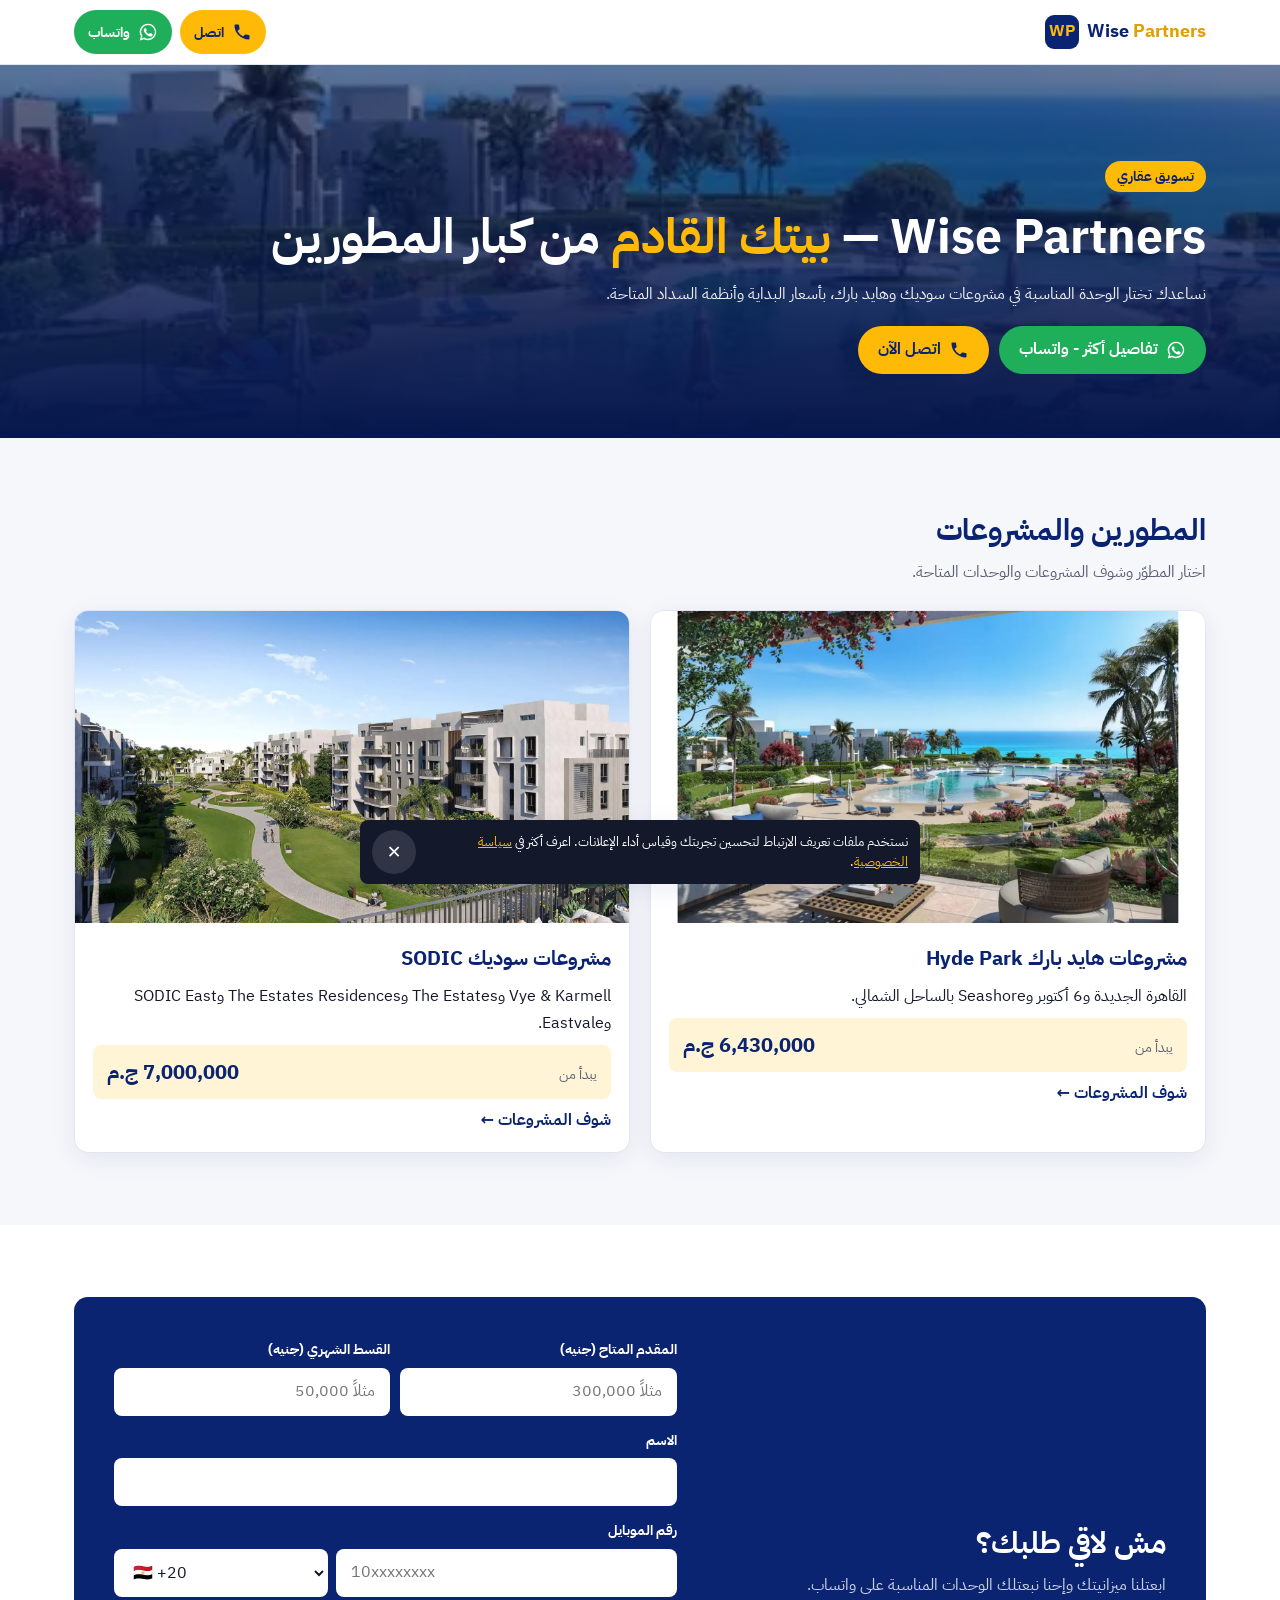
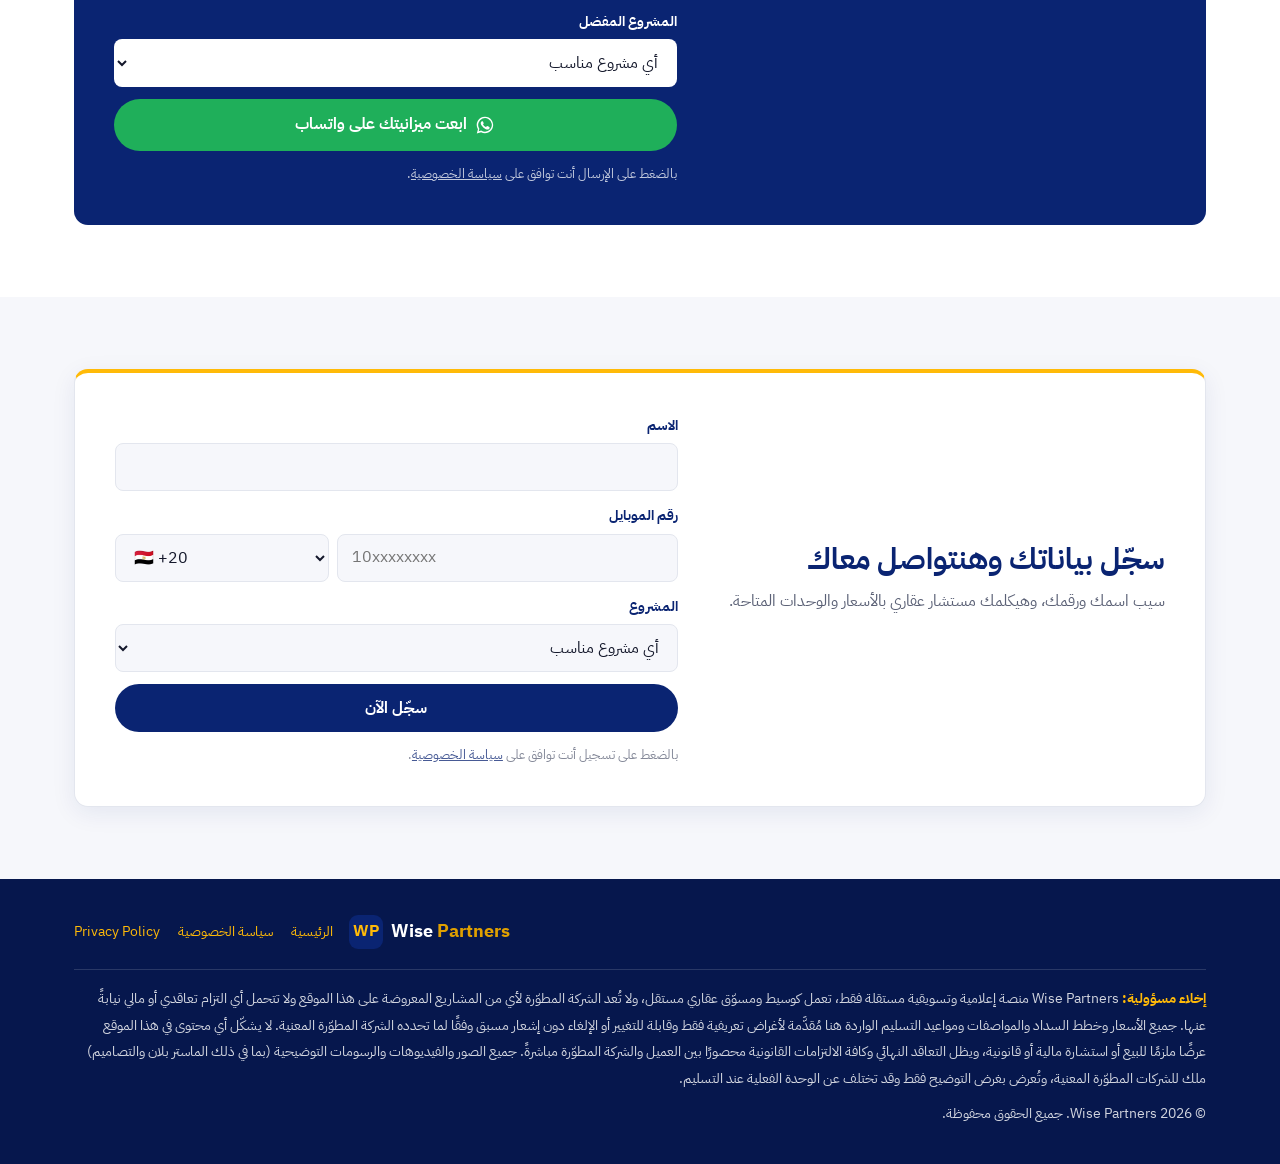
<file: index.html>
<!doctype html>
<html lang="ar" dir="rtl">
<head>
<meta charset="utf-8">
<meta name="viewport" content="width=device-width, initial-scale=1">
<title>Wise Partners – وحدات سكنية من كبار المطورين في مصر</title>
<meta name="description" content="Wise Partners للتسويق العقاري: أسعار ووحدات متاحة في مشروعات سوديك وهايد بارك بأنظمة سداد حتى 10 سنين.">

<link rel="canonical" href="https://wisepartners-eg.com/">
<meta property="og:type" content="website">
<meta property="og:title" content="Wise Partners – وحدات سكنية من كبار المطورين في مصر">
<meta property="og:description" content="Wise Partners للتسويق العقاري: أسعار ووحدات متاحة في مشروعات سوديك وهايد بارك بأنظمة سداد حتى 10 سنين.">
<meta property="og:url" content="https://wisepartners-eg.com/">
<meta property="og:image" content="https://wisepartners-eg.com/sodic/img/og.jpg">
<meta property="og:locale" content="ar_EG">
<meta name="theme-color" content="#0A2472">
<link rel="icon" href="/assets/img/favicon.svg" type="image/svg+xml">
<link rel="preload" href="/assets/fonts/plex-arabic-400.woff2" as="font" type="font/woff2" crossorigin>
<link rel="preload" as="image" href="/hyde-park/img/hero-m.webp" media="(max-width: 767px)" fetchpriority="high">
<link rel="preload" as="image" href="/hyde-park/img/hero.webp" media="(min-width: 768px)" fetchpriority="high">
<style>@font-face{font-family:"Plex Arabic";src:url("/assets/fonts/plex-arabic-400.woff2") format("woff2");font-weight:400;font-display:swap;unicode-range:U+0600-06FF,U+0750-077F,U+0870-08FF,U+FB50-FDFF,U+FE70-FEFF,U+200C-200E}@font-face{font-family:"Plex Arabic";src:url("/assets/fonts/plex-arabic-700.woff2") format("woff2");font-weight:700;font-display:swap;unicode-range:U+0600-06FF,U+0750-077F,U+0870-08FF,U+FB50-FDFF,U+FE70-FEFF,U+200C-200E}@font-face{font-family:"Plex Arabic";src:url("/assets/fonts/plex-latin-400.woff2") format("woff2");font-weight:400;font-display:swap;unicode-range:U+0000-00FF,U+2000-206F,U+20AC,U+2122,U+2212}@font-face{font-family:"Plex Arabic";src:url("/assets/fonts/plex-latin-700.woff2") format("woff2");font-weight:700;font-display:swap;unicode-range:U+0000-00FF,U+2000-206F,U+20AC,U+2122,U+2212}:root{--lp-navy:#0A2472;--lp-navy-deep:#06174D;--lp-navy-soft:#E8EDF8;--lp-amber:#FFBA08;--lp-amber-deep:#E0A000;--lp-amber-soft:#FFF5D6;--lp-ink:#14182B;--lp-muted:#5B6176;--lp-line:#E3E6EE;--lp-bg:#FFFFFF;--lp-bg-alt:#F6F7FB;--lp-wa:#1FAF5A;--lp-white:#FFFFFF;--lp-font:"Plex Arabic",system-ui,-apple-system,"Segoe UI",Tahoma,sans-serif;--lp-radius:14px;--lp-radius-sm:8px;--lp-gap:16px;--lp-gutter:16px;--lp-max:1180px;--lp-shadow:0 6px 24px rgba(10,36,114,.08);--lp-header-h:64px;}*,*::before,*::after{box-sizing:border-box}html{scroll-behavior:smooth;-webkit-text-size-adjust:100%}body{margin:0;font-family:var(--lp-font);font-size:16px;line-height:1.7;color:var(--lp-ink);background:var(--lp-bg);overflow-x:hidden}img{max-width:100%;height:auto;display:block}a{color:inherit}h1,h2,h3,p{margin:0}button,input,select{font:inherit}.lp-container{width:100%;max-width:var(--lp-max);margin-inline:auto;padding-inline:var(--lp-gutter)}.lp-section{padding-block:48px}.lp-section--alt{background:var(--lp-bg-alt)}.lp-section__title{font-size:1.5rem;font-weight:700;color:var(--lp-navy);line-height:1.35;margin-block-end:8px}.lp-section__lead{color:var(--lp-muted);margin-block-end:24px;max-width:720px}.lp-ltr{direction:ltr;unicode-bidi:isolate;display:inline-block}.lp-sr{position:absolute;width:1px;height:1px;overflow:hidden;clip:rect(0 0 0 0);white-space:nowrap}.lp-btn{display:inline-flex;align-items:center;justify-content:center;gap:8px;min-height:48px;padding-inline:20px;border-radius:999px;border:0;font-weight:700;font-size:1rem;text-decoration:none;cursor:pointer;transition:transform .15s ease,background-color .15s ease;white-space:nowrap}.lp-btn:active{transform:scale(.98)}.lp-btn svg{width:20px;height:20px;flex:none}.lp-btn--wa{background:var(--lp-wa);color:var(--lp-white)}.lp-btn--wa:hover{background:#178f49}.lp-btn--call{background:var(--lp-amber);color:var(--lp-navy)}.lp-btn--call:hover{background:var(--lp-amber-deep)}.lp-btn--ghost{background:transparent;color:var(--lp-navy);border:2px solid var(--lp-navy)}.lp-btn--ghost:hover{background:var(--lp-navy);color:var(--lp-white)}.lp-btn--primary{background:var(--lp-navy);color:var(--lp-white)}.lp-btn--primary:hover{background:var(--lp-navy-deep)}.lp-btn--sm{min-height:44px;padding-inline:14px;font-size:.9rem}.lp-btn--block{width:100%}.lp-header{position:sticky;top:0;z-index:50;background:var(--lp-white);border-block-end:1px solid var(--lp-line)}.lp-header__inner{display:flex;align-items:center;justify-content:space-between;gap:12px;min-height:var(--lp-header-h)}.lp-logo{display:inline-flex;align-items:center;gap:8px;text-decoration:none;color:var(--lp-navy);font-weight:700;font-size:1.15rem;direction:ltr}.lp-logo__mark{width:34px;height:34px;border-radius:9px;background:var(--lp-navy);color:var(--lp-amber);display:grid;place-items:center;font-size:1rem;letter-spacing:-.5px}.lp-logo__text span{color:var(--lp-amber-deep)}.lp-header__actions{display:flex;gap:8px}.lp-header__actions .lp-btn__label{display:none}.lp-hero{position:relative;color:var(--lp-white);background:var(--lp-navy);isolation:isolate;overflow:hidden}.lp-hero__media{position:absolute;inset:0;z-index:-2}.lp-hero__media img{width:100%;height:100%;object-fit:cover}.lp-hero::after{content:"";position:absolute;inset:0;z-index:-1;background:linear-gradient(180deg,rgba(6,23,77,.55) 0%,rgba(6,23,77,.88) 70%,var(--lp-navy-deep) 100%)}.lp-hero__inner{padding-block:56px 40px}.lp-eyebrow{display:inline-block;background:var(--lp-amber);color:var(--lp-navy);font-weight:700;font-size:.85rem;padding:4px 12px;border-radius:999px;margin-block-end:14px}.lp-hero__title{font-size:1.85rem;line-height:1.3;font-weight:700;margin-block-end:12px}.lp-hero__title em{font-style:normal;color:var(--lp-amber)}.lp-hero__sub{font-size:1.05rem;opacity:.92;max-width:640px;margin-block-end:24px}.lp-hero__ctas{display:flex;flex-wrap:wrap;gap:10px}.lp-stats{background:var(--lp-navy-deep);color:var(--lp-white)}.lp-stats__grid{display:grid;grid-template-columns:repeat(2,1fr);gap:1px;background:rgba(255,255,255,.12);border-radius:var(--lp-radius);overflow:hidden;transform:translateY(-1px)}.lp-stat{background:var(--lp-navy-deep);padding:16px 12px;text-align:center}.lp-stat__label{display:block;font-size:.8rem;opacity:.75}.lp-stat__value{display:block;font-size:1.15rem;font-weight:700;color:var(--lp-amber)}.lp-stats .lp-container{padding-block:0 20px}.lp-about{display:grid;gap:20px}.lp-about p{color:var(--lp-muted)}.lp-about__facts{display:grid;gap:10px;padding:0;margin:0;list-style:none}.lp-about__facts li{display:flex;gap:10px;align-items:flex-start;background:var(--lp-navy-soft);border-radius:var(--lp-radius-sm);padding:12px 14px;color:var(--lp-navy);font-weight:700;font-size:.95rem}.lp-about__facts li::before{content:"";flex:none;width:8px;height:8px;margin-block-start:10px;border-radius:50%;background:var(--lp-amber)}.lp-group{margin-block:32px 16px;display:flex;align-items:center;gap:12px;color:var(--lp-navy);font-weight:700;font-size:1.1rem}.lp-group::after{content:"";flex:1;height:2px;background:var(--lp-line)}.lp-group:first-of-type{margin-block-start:8px}.lp-cards{display:grid;gap:24px}.lp-card{background:var(--lp-white);border:1px solid var(--lp-line);border-radius:var(--lp-radius);box-shadow:var(--lp-shadow);overflow:hidden;display:flex;flex-direction:column;scroll-margin-top:calc(var(--lp-header-h) + 12px)}.lp-card__media{position:relative;aspect-ratio:16/10;background:var(--lp-navy-soft)}.lp-card__media img{width:100%;height:100%;object-fit:cover}.lp-card__badge{position:absolute;inset-block-start:12px;inset-inline-start:12px;background:var(--lp-amber);color:var(--lp-navy);font-size:.8rem;font-weight:700;padding:4px 10px;border-radius:999px}.lp-card__body{padding:18px;display:flex;flex-direction:column;gap:12px;flex:1}.lp-card__name{font-size:1.3rem;font-weight:700;color:var(--lp-navy);line-height:1.3}.lp-card__meta{display:flex;flex-wrap:wrap;gap:6px 12px;font-size:.88rem;color:var(--lp-muted)}.lp-card__meta span{display:inline-flex;align-items:center;gap:6px}.lp-card__meta span::before{content:"";width:6px;height:6px;border-radius:50%;background:var(--lp-amber-deep)}.lp-card__blurb{color:var(--lp-ink)}.lp-points{list-style:none;margin:0;padding:0;display:grid;gap:6px}.lp-points li{display:flex;gap:8px;align-items:flex-start;font-size:.95rem}.lp-points li::before{content:"✓";flex:none;color:var(--lp-wa);font-weight:700}.lp-card__price{display:flex;align-items:baseline;justify-content:space-between;gap:8px;flex-wrap:wrap;background:var(--lp-amber-soft);border-radius:var(--lp-radius-sm);padding:10px 14px}.lp-card__price small{color:var(--lp-muted);font-size:.85rem}.lp-card__price strong{color:var(--lp-navy);font-size:1.25rem}.lp-units{width:100%;border-collapse:collapse;font-size:.88rem}.lp-units caption{text-align:start;font-weight:700;color:var(--lp-navy);padding-block-end:6px}.lp-units th,.lp-units td{padding:9px 6px;text-align:start;border-block-end:1px solid var(--lp-line);vertical-align:top}.lp-units thead th{font-size:.78rem;color:var(--lp-muted);font-weight:700;background:var(--lp-bg-alt)}.lp-units td:last-child,.lp-units th:last-child{text-align:end;white-space:nowrap}.lp-units td:nth-child(2){white-space:nowrap}.lp-units .lp-units__phase td{background:var(--lp-navy-soft);color:var(--lp-navy);font-weight:700;font-size:.85rem}.lp-units__price{font-weight:700;color:var(--lp-navy)}.lp-tag{display:inline-block;margin-inline-start:6px;font-size:.7rem;font-weight:700;line-height:1;padding:4px 7px;border-radius:999px;vertical-align:middle;white-space:nowrap}.lp-tag--fin{background:#E3F6EA;color:#147A3E}.lp-tag--rtm{background:var(--lp-amber-soft);color:#8A5A00}.lp-units-wrap{overflow-x:auto;-webkit-overflow-scrolling:touch}.lp-card__cta{margin-block-start:auto;display:grid;gap:8px;grid-template-columns:1fr 1fr}.lp-card__cta .lp-btn--primary{grid-column:1 / -1}.lp-gallery{display:grid;grid-template-columns:repeat(2,1fr);gap:10px}.lp-gallery figure{margin:0;position:relative;border-radius:var(--lp-radius-sm);overflow:hidden;aspect-ratio:4/3;background:var(--lp-navy-soft)}.lp-gallery img{width:100%;height:100%;object-fit:cover}.lp-gallery figcaption{position:absolute;inset-inline:0;inset-block-end:0;padding:20px 10px 8px;color:var(--lp-white);font-size:.8rem;font-weight:700;background:linear-gradient(transparent,rgba(6,23,77,.85))}.lp-pay{display:grid;gap:12px}.lp-pay__item{background:var(--lp-white);border:1px solid var(--lp-line);border-inline-start:4px solid var(--lp-amber);border-radius:var(--lp-radius-sm);padding:14px 16px}.lp-pay__name{font-weight:700;color:var(--lp-navy)}.lp-pay__plan{color:var(--lp-muted);font-size:.95rem}.lp-pay__cta{margin-block-start:20px;display:flex;flex-wrap:wrap;gap:10px}.lp-form-wrap{background:var(--lp-navy);color:var(--lp-white);border-radius:var(--lp-radius);padding:24px 18px;display:grid;gap:20px}.lp-form-wrap .lp-section__title{color:var(--lp-white)}.lp-form-wrap .lp-section__lead{color:rgba(255,255,255,.8);margin-block-end:0}.lp-form{display:grid;gap:12px}.lp-field{display:grid;gap:6px}.lp-field label{font-size:.9rem;font-weight:700}.lp-input,.lp-select{width:100%;min-height:48px;padding-inline:14px;border-radius:var(--lp-radius-sm);border:1px solid transparent;background:var(--lp-white);color:var(--lp-ink);font-size:16px}.lp-input:focus,.lp-select:focus{outline:3px solid var(--lp-amber);outline-offset:1px}.lp-phone{display:grid;grid-template-columns:minmax(118px,38%) 1fr;gap:8px;direction:ltr}.lp-phone .lp-input{text-align:left}.lp-field__error{display:none;color:var(--lp-amber);font-size:.85rem}.lp-field.is-invalid .lp-field__error{display:block}.lp-field.is-invalid .lp-input{border-color:var(--lp-amber)}.lp-hp{position:absolute;width:1px;height:1px;overflow:hidden;clip-path:inset(50%);white-space:nowrap}.lp-form__note{font-size:.8rem;opacity:.75}.lp-form .lp-btn--wa{min-height:52px}.lp-footer{background:var(--lp-navy-deep);color:rgba(255,255,255,.82);padding-block:36px 96px;font-size:.88rem}.lp-footer__top{display:grid;gap:16px;margin-block-end:20px}.lp-footer .lp-logo{color:var(--lp-white)}.lp-footer__links{display:flex;flex-wrap:wrap;gap:8px 18px}.lp-footer__links a{color:var(--lp-amber);text-decoration:none}.lp-footer__links a:hover{text-decoration:underline}.lp-footer__legal{border-block-start:1px solid rgba(255,255,255,.14);padding-block-start:16px;display:grid;gap:8px}.lp-sticky{position:fixed;inset-inline:0;inset-block-end:0;z-index:60;display:grid;grid-template-columns:1fr 1fr 1fr;gap:8px;padding:8px var(--lp-gutter) calc(8px + env(safe-area-inset-bottom));background:var(--lp-white);border-block-start:1px solid var(--lp-line);box-shadow:0 -6px 18px rgba(10,36,114,.08)}.lp-sticky .lp-btn{min-height:46px;padding-inline:8px;font-size:.92rem}.lp-cookie{position:fixed;inset-inline:var(--lp-gutter);inset-block-end:76px;z-index:70;display:flex;align-items:center;gap:10px;max-width:560px;margin-inline:auto;background:var(--lp-ink);color:var(--lp-white);padding:10px 12px;border-radius:var(--lp-radius-sm);font-size:.82rem;line-height:1.5;box-shadow:var(--lp-shadow);transition:opacity .3s ease,transform .3s ease}.lp-cookie[hidden]{display:none}.lp-cookie.is-out{opacity:0;transform:translateY(10px)}.lp-cookie a{color:var(--lp-amber)}.lp-cookie__close{flex:none;width:44px;height:44px;border:0;border-radius:50%;background:rgba(255,255,255,.12);color:var(--lp-white);font-size:1.1rem;cursor:pointer}.lp-pages{display:grid;gap:20px}.lp-page-card{display:flex;flex-direction:column;text-decoration:none;color:inherit;background:var(--lp-white);border:1px solid var(--lp-line);border-radius:var(--lp-radius);overflow:hidden;box-shadow:var(--lp-shadow);transition:transform .2s ease}.lp-page-card:hover{transform:translateY(-3px)}.lp-page-card__media{aspect-ratio:16/9;background:var(--lp-navy-soft)}.lp-page-card__media img{width:100%;height:100%;object-fit:cover}.lp-page-card__body{padding:18px;display:grid;gap:8px}.lp-page-card__name{font-size:1.25rem;font-weight:700;color:var(--lp-navy)}.lp-page-card__go{color:var(--lp-navy);font-weight:700}.lp-legal{max-width:820px}.lp-legal h1{font-size:1.75rem;color:var(--lp-navy);margin-block-end:8px}.lp-legal h2{font-size:1.15rem;color:var(--lp-navy);margin-block:28px 8px}.lp-legal p,.lp-legal li{color:var(--lp-ink)}.lp-legal ul{padding-inline-start:20px}.lp-center{min-height:60vh;display:grid;place-items:center;text-align:center}.lp-center__box{display:grid;gap:14px;justify-items:center;max-width:520px}@media (min-width:768px){:root{--lp-gutter:24px}.lp-section{padding-block:72px}.lp-section__title{font-size:1.9rem}.lp-header__actions .lp-btn__label{display:inline}.lp-hero__inner{padding-block:96px 64px}.lp-hero__title{font-size:2.6rem}.lp-stats__grid{grid-template-columns:repeat(4,1fr)}.lp-about{grid-template-columns:1.3fr 1fr;align-items:start}.lp-cards{grid-template-columns:repeat(2,1fr)}.lp-gallery{grid-template-columns:repeat(3,1fr)}.lp-pay{grid-template-columns:repeat(2,1fr)}.lp-form-wrap{grid-template-columns:1fr 1.2fr;padding:40px;align-items:center}.lp-pages{grid-template-columns:repeat(2,1fr)}.lp-footer__top{grid-template-columns:1fr auto;align-items:center}.lp-cookie{inset-block-end:16px}}@media (min-width:1024px){.lp-sticky{display:none}.lp-footer{padding-block-end:36px}.lp-hero__title{font-size:3rem}.lp-cards{grid-template-columns:repeat(3,1fr)}.lp-gallery{grid-template-columns:repeat(4,1fr)}.lp-pay{grid-template-columns:repeat(3,1fr)}}@media (prefers-reduced-motion:reduce){*{transition:none!important;scroll-behavior:auto!important}}.lp-hero__sub{font-size:1rem;margin-block-end:18px}.lp-hero__stats{display:grid;grid-template-columns:repeat(2,1fr);gap:8px;margin-block-end:20px;max-width:760px}.lp-hero__stats .lp-stat{background:rgba(255,255,255,.1);border:1px solid rgba(255,255,255,.18);border-radius:var(--lp-radius-sm);padding:10px 12px;text-align:start;backdrop-filter:blur(4px)}.lp-hero__stats .lp-stat__value{font-size:1.2rem}.lp-hero__ctas .lp-btn{flex:1 1 auto}.lp-card__loc{color:var(--lp-muted);font-size:.9rem;display:flex;align-items:center;gap:6px}.lp-card__loc::before{content:"";width:8px;height:8px;border-radius:50%;background:var(--lp-amber-deep);flex:none}.lp-chips{list-style:none;margin:0;padding:0;display:flex;flex-wrap:wrap;gap:6px}.lp-chips li{background:var(--lp-navy-soft);color:var(--lp-navy);font-size:.8rem;font-weight:700;padding:5px 10px;border-radius:999px;line-height:1.3}.lp-feats{display:flex;flex-wrap:wrap;gap:6px}.lp-feat{font-size:.78rem;font-weight:700;padding:4px 10px;border-radius:6px;line-height:1.4}.lp-feat--fin{background:#E3F6EA;color:#147A3E}.lp-feat--rtm{background:var(--lp-amber-soft);color:#8A5A00}.lp-feat--off{background:var(--lp-navy);color:var(--lp-amber)}.lp-card__cta{display:flex;gap:8px;margin-block-start:auto;grid-template-columns:none}.lp-card__cta .lp-btn--wa{flex:1;min-width:0;padding-inline:12px}.lp-btn--icon{inline-size:48px;padding:0;flex:none}.lp-card__reg{align-self:center;font-size:.85rem;color:var(--lp-navy);font-weight:700;text-decoration:none;padding-block:4px;min-height:32px;display:inline-flex;align-items:center}.lp-card__reg:hover{text-decoration:underline}.lp-carousel__head{display:flex;align-items:flex-end;justify-content:space-between;gap:12px}.lp-carousel__nav{display:flex;gap:8px;margin-block-end:24px}.lp-carousel__btn{inline-size:44px;block-size:44px;border-radius:50%;border:2px solid var(--lp-navy);background:var(--lp-white);color:var(--lp-navy);font-size:1.5rem;line-height:1;cursor:pointer}.lp-carousel__btn:hover{background:var(--lp-navy);color:var(--lp-white)}.lp-carousel{display:grid;grid-auto-flow:column;grid-auto-columns:85%;gap:12px;overflow-x:auto;scroll-snap-type:x mandatory;scroll-behavior:smooth;padding-block-end:8px;scrollbar-width:thin;overscroll-behavior-x:contain}.lp-carousel:focus-visible{outline:3px solid var(--lp-amber);outline-offset:4px}.lp-carousel__slide{margin:0;position:relative;scroll-snap-align:start;border-radius:var(--lp-radius);overflow:hidden;aspect-ratio:4/3;background:var(--lp-navy-soft)}.lp-carousel__slide img{width:100%;height:100%;object-fit:cover}.lp-carousel__slide figcaption{position:absolute;inset-inline:0;inset-block-end:0;padding:28px 14px 10px;color:var(--lp-white);font-weight:700;font-size:.9rem;background:linear-gradient(transparent,rgba(6,23,77,.85))}.lp-about-sec{background:linear-gradient(180deg,var(--lp-white),var(--lp-navy-soft))}.lp-kpis{display:grid;grid-template-columns:repeat(2,1fr);gap:10px;margin-block:16px 28px}.lp-kpi{background:var(--lp-navy);color:var(--lp-white);border-radius:var(--lp-radius);padding:18px 14px;display:grid;gap:4px;position:relative;overflow:hidden}.lp-kpi::after{content:"";position:absolute;inset-inline-end:-20px;inset-block-start:-20px;inline-size:70px;block-size:70px;border-radius:50%;background:rgba(255,186,8,.18)}.lp-kpi__num{font-size:1.7rem;font-weight:700;color:var(--lp-amber);line-height:1.1}.lp-kpi__label{font-size:.82rem;opacity:.85;line-height:1.5}.lp-about{display:grid;gap:20px}.lp-about__text{display:grid;gap:12px;align-content:start;justify-items:start}.lp-about__text p{color:var(--lp-ink)}.lp-about__panel{background:var(--lp-white);border:1px solid var(--lp-line);border-radius:var(--lp-radius);padding:20px;box-shadow:var(--lp-shadow)}.lp-about__panel h3{color:var(--lp-navy);font-size:1.05rem;margin-block-end:14px}.lp-bars{list-style:none;margin:0;padding:0;display:grid;gap:14px}.lp-bar__top{display:flex;justify-content:space-between;gap:8px;font-size:.88rem;font-weight:700;color:var(--lp-ink);margin-block-end:6px}.lp-bar{block-size:10px;background:var(--lp-navy-soft);border-radius:999px;overflow:hidden}.lp-bar span{display:block;block-size:100%;background:linear-gradient(90deg,var(--lp-navy),#2C4DB3);border-radius:999px}.lp-timeline{list-style:none;margin:0;padding:0;display:grid;gap:0;position:relative}.lp-timeline li{display:grid;gap:2px;padding-block:10px;padding-inline-start:22px;position:relative;border-inline-start:2px solid var(--lp-line)}.lp-timeline li::before{content:"";position:absolute;inset-inline-start:-7px;inset-block-start:16px;inline-size:12px;block-size:12px;border-radius:50%;background:var(--lp-amber);border:2px solid var(--lp-white);box-shadow:0 0 0 2px var(--lp-amber)}.lp-timeline strong{color:var(--lp-navy)}.lp-timeline span{color:var(--lp-muted);font-size:.9rem}@media (min-width:768px){.lp-hero__stats{grid-template-columns:repeat(4,1fr)}.lp-hero__ctas .lp-btn{flex:0 0 auto}.lp-carousel{grid-auto-columns:calc((100% - 24px)/3)}.lp-kpis{grid-template-columns:repeat(4,1fr)}.lp-about{grid-template-columns:1.2fr 1fr;align-items:start}}@media (min-width:1024px){.lp-carousel{grid-auto-columns:calc((100% - 36px)/4)}}.lp-steps{list-style:none;margin:0;padding:0;display:grid;gap:10px;counter-reset:s}.lp-steps li{display:flex;align-items:center;gap:14px;background:var(--lp-white);border:1px solid var(--lp-line);border-radius:var(--lp-radius);padding:16px 18px;box-shadow:var(--lp-shadow);position:relative}.lp-steps li::before{counter-increment:s;content:counter(s);flex:none;inline-size:32px;block-size:32px;border-radius:50%;background:var(--lp-amber);color:var(--lp-navy);font-weight:700;display:grid;place-items:center}.lp-steps__num{font-size:1.5rem;font-weight:700;color:var(--lp-navy);order:2}.lp-steps__label{color:var(--lp-muted);order:1}@media (min-width:768px){.lp-steps{grid-template-columns:repeat(3,1fr)}.lp-steps li{flex-direction:column;align-items:flex-start;gap:6px}.lp-steps__num{order:1}.lp-steps__label{order:2}}.lp-header{transition:transform .3s ease}.lp-header.is-hidden{transform:translateY(-100%)}.lp-note{margin-block-start:24px;padding:14px 16px;border-radius:var(--lp-radius-sm);background:var(--lp-white);border:1px dashed var(--lp-line);border-inline-start:4px solid var(--lp-amber);color:var(--lp-muted);font-size:.85rem;line-height:1.8}.lp-footer__legal p{line-height:1.9}.lp-footer__legal strong{color:var(--lp-amber)}.lp-legal-hero{background:var(--lp-navy);color:var(--lp-white);padding-block:48px 40px;position:relative}.lp-legal-hero h1{font-size:2rem;margin-block-end:8px}.lp-legal-hero p{opacity:.9}.lp-legal-hero__upd{margin-block-start:12px;display:inline-block;background:rgba(255,255,255,.12);padding:4px 12px;border-radius:999px;font-size:.85rem}.lp-legal-hero__lang{position:absolute;inset-inline-end:var(--lp-gutter);inset-block-start:16px;color:var(--lp-amber);font-weight:700;text-decoration:none;border:1px solid rgba(255,186,8,.5);border-radius:999px;padding:4px 12px;font-size:.85rem}.lp-legal-wrap{display:grid;gap:28px}.lp-legal__toc{background:var(--lp-bg-alt);border:1px solid var(--lp-line);border-radius:var(--lp-radius);padding:18px}.lp-legal__toc h2{font-size:1rem;color:var(--lp-navy);margin-block-end:10px}.lp-legal__toc ol{list-style:none;margin:0;padding:0;display:grid;gap:4px}.lp-legal__toc a{display:flex;gap:8px;text-decoration:none;color:var(--lp-ink);font-size:.92rem;padding:5px 6px;border-radius:6px}.lp-legal__toc a:hover{background:var(--lp-navy-soft);color:var(--lp-navy)}.lp-legal__toc a span{color:var(--lp-amber-deep);font-weight:700}.lp-legal{max-width:none}.lp-legal__sec{padding-block:18px;border-block-end:1px solid var(--lp-line);scroll-margin-top:20px}.lp-legal__sec h2{display:flex;align-items:center;gap:10px;font-size:1.15rem;color:var(--lp-navy);margin-block:0 10px}.lp-legal__n{flex:none;inline-size:30px;block-size:30px;border-radius:50%;background:var(--lp-navy);color:var(--lp-amber);display:grid;place-items:center;font-size:.85rem}.lp-legal__sec p{margin-block-end:8px}.lp-legal__sec ul{margin:6px 0 0;padding-inline-start:20px;display:grid;gap:4px}.lp-legal__contact{display:flex;flex-wrap:wrap;align-items:center;gap:10px;margin-block-start:12px}.lp-legal__contact span{color:var(--lp-muted);direction:ltr}@media (min-width:1024px){.lp-legal-wrap{grid-template-columns:280px 1fr;align-items:start}.lp-legal__toc{position:sticky;top:20px}}.lp-form__row{display:grid;grid-template-columns:1fr 1fr;gap:10px}.lp-money{direction:ltr;text-align:right}@media (max-width:359px){.lp-form__row{grid-template-columns:1fr}}.lp-hero__media picture{display:block;width:100%;height:100%}.lp-reg{background:var(--lp-white);border:1px solid var(--lp-line);border-block-start:4px solid var(--lp-amber);border-radius:var(--lp-radius);box-shadow:var(--lp-shadow);padding:24px 18px;display:grid;gap:18px}.lp-reg .lp-field label{color:var(--lp-navy)}.lp-reg .lp-input,.lp-reg .lp-select{border-color:var(--lp-line);background:var(--lp-bg-alt)}.lp-reg .lp-field__error{color:#C0392B}.lp-reg .lp-field.is-invalid .lp-input{border-color:#C0392B}.lp-reg .lp-form__note{color:var(--lp-muted)}.lp-reg .lp-form__note a{color:var(--lp-navy)}.lp-reg .lp-form__fail{color:#C0392B;font-size:.9rem}.lp-reg .lp-form__fail a{color:var(--lp-navy);font-weight:700}@media (min-width:768px){.lp-reg{grid-template-columns:1fr 1.2fr;padding:40px;align-items:center}}</style>
<!-- Google Tag Manager -->
<script>(function(w,d,s,l,i){w[l]=w[l]||[];w[l].push({'gtm.start':
new Date().getTime(),event:'gtm.js'});var f=d.getElementsByTagName(s)[0],
j=d.createElement(s),dl=l!='dataLayer'?'&l='+l:'';j.async=true;j.src=
'https://www.googletagmanager.com/gtm.js?id='+i+dl;f.parentNode.insertBefore(j,f);
})(window,document,'script','dataLayer','GTM-WLM5DKV6');</script>
<!-- End Google Tag Manager -->
</head>
<body data-page-type="home" data-project="Home" data-wa-text="مرحبًا، أريد الاستفسار عن الوحدات المتاحة">
<!-- Google Tag Manager (noscript) -->
<noscript><iframe src="https://www.googletagmanager.com/ns.html?id=GTM-WLM5DKV6" height="0" width="0" style="display:none;visibility:hidden"></iframe></noscript>
<!-- End Google Tag Manager (noscript) -->
<header class="lp-header">
  <div class="lp-container lp-header__inner">
    <a class="lp-logo" href="/" aria-label="Wise Partners — الرئيسية"><span class="lp-logo__mark">WP</span><span class="lp-logo__text">Wise <span>Partners</span></span></a>
    <div class="lp-header__actions">
      <a class="lp-btn lp-btn--call lp-btn--sm" data-call href="#" aria-label="اتصل بنا"><svg viewBox="0 0 24 24" aria-hidden="true" fill="currentColor"><path d="M6.6 10.8a15.1 15.1 0 0 0 6.6 6.6l2.2-2.2c.3-.3.7-.4 1-.2 1.1.4 2.3.6 3.6.6.6 0 1 .4 1 1V20c0 .6-.4 1-1 1A17 17 0 0 1 3 4c0-.6.4-1 1-1h3.5c.6 0 1 .4 1 1 0 1.3.2 2.5.6 3.6.1.3 0 .7-.2 1l-2.3 2.2Z"/></svg><span class="lp-btn__label">اتصل</span></a>
      <a class="lp-btn lp-btn--wa lp-btn--sm" data-wa href="#" aria-label="واتساب"><svg viewBox="0 0 24 24" aria-hidden="true" fill="currentColor"><path d="M12.04 2a9.9 9.9 0 0 0-8.5 15l-1.4 5.1 5.2-1.4A9.9 9.9 0 1 0 12.04 2Zm0 18.1a8.2 8.2 0 0 1-4.2-1.2l-.3-.2-3.1.8.8-3-.2-.3a8.2 8.2 0 1 1 7 3.9Zm4.5-6.1c-.2-.1-1.5-.7-1.7-.8-.2-.1-.4-.1-.6.1l-.8 1c-.1.2-.3.2-.5.1a6.7 6.7 0 0 1-3.3-2.9c-.3-.4.3-.4.7-1.4.1-.2 0-.3 0-.4l-.8-1.8c-.2-.5-.4-.4-.6-.4h-.5a1 1 0 0 0-.7.3 3 3 0 0 0-.9 2.2 5.2 5.2 0 0 0 1.1 2.7 11.8 11.8 0 0 0 4.5 4c1.7.7 2.3.8 3.1.6a2.7 2.7 0 0 0 1.8-1.2 2.2 2.2 0 0 0 .2-1.3c-.1-.1-.2-.2-.5-.3Z"/></svg><span class="lp-btn__label">واتساب</span></a>
    </div>
  </div>
</header>
<main>
<section class="lp-hero">
  <div class="lp-hero__media"><picture><source media="(max-width: 767px)" srcset="/hyde-park/img/hero-m.webp" width="640" height="860"><img src="/hyde-park/img/hero.webp" alt="" width="1600" height="900" fetchpriority="high"></picture></div>
  <div class="lp-container lp-hero__inner">
    <span class="lp-eyebrow">تسويق عقاري</span>
    <h1 class="lp-hero__title">Wise Partners — <em>بيتك القادم</em> من كبار المطورين</h1>
    <p class="lp-hero__sub">نساعدك تختار الوحدة المناسبة في مشروعات سوديك وهايد بارك، بأسعار البداية وأنظمة السداد المتاحة.</p>
    <div class="lp-hero__ctas">
      <a class="lp-btn lp-btn--wa" data-wa href="#"><svg viewBox="0 0 24 24" aria-hidden="true" fill="currentColor"><path d="M12.04 2a9.9 9.9 0 0 0-8.5 15l-1.4 5.1 5.2-1.4A9.9 9.9 0 1 0 12.04 2Zm0 18.1a8.2 8.2 0 0 1-4.2-1.2l-.3-.2-3.1.8.8-3-.2-.3a8.2 8.2 0 1 1 7 3.9Zm4.5-6.1c-.2-.1-1.5-.7-1.7-.8-.2-.1-.4-.1-.6.1l-.8 1c-.1.2-.3.2-.5.1a6.7 6.7 0 0 1-3.3-2.9c-.3-.4.3-.4.7-1.4.1-.2 0-.3 0-.4l-.8-1.8c-.2-.5-.4-.4-.6-.4h-.5a1 1 0 0 0-.7.3 3 3 0 0 0-.9 2.2 5.2 5.2 0 0 0 1.1 2.7 11.8 11.8 0 0 0 4.5 4c1.7.7 2.3.8 3.1.6a2.7 2.7 0 0 0 1.8-1.2 2.2 2.2 0 0 0 .2-1.3c-.1-.1-.2-.2-.5-.3Z"/></svg>تفاصيل أكثر - واتساب</a>
      <a class="lp-btn lp-btn--call" data-call href="#"><svg viewBox="0 0 24 24" aria-hidden="true" fill="currentColor"><path d="M6.6 10.8a15.1 15.1 0 0 0 6.6 6.6l2.2-2.2c.3-.3.7-.4 1-.2 1.1.4 2.3.6 3.6.6.6 0 1 .4 1 1V20c0 .6-.4 1-1 1A17 17 0 0 1 3 4c0-.6.4-1 1-1h3.5c.6 0 1 .4 1 1 0 1.3.2 2.5.6 3.6.1.3 0 .7-.2 1l-2.3 2.2Z"/></svg>اتصل الآن</a>
    </div>
  </div>
</section>
<section class="lp-section lp-section--alt">
  <div class="lp-container">
    <h2 class="lp-section__title">المطورين والمشروعات</h2>
    <p class="lp-section__lead">اختار المطوّر وشوف المشروعات والوحدات المتاحة.</p>
    <div class="lp-pages"><a class="lp-page-card" href="/hyde-park/">
  <div class="lp-page-card__media"><img src="/hyde-park/img/hero.webp" alt="مشروعات هايد بارك Hyde Park" width="1600" height="900" loading="lazy"></div>
  <div class="lp-page-card__body">
    <h3 class="lp-page-card__name">مشروعات هايد بارك Hyde Park</h3>
    <p>القاهرة الجديدة و6 أكتوبر وSeashore بالساحل الشمالي.</p>
    <div class="lp-card__price"><small>يبدأ من</small><strong><span class="lp-ltr">6,430,000</span> ج.م</strong></div>
    <span class="lp-page-card__go">شوف المشروعات ←</span>
  </div>
</a><a class="lp-page-card" href="/sodic/">
  <div class="lp-page-card__media"><img src="/sodic/img/hero.webp" alt="مشروعات سوديك SODIC" width="1600" height="900" loading="lazy"></div>
  <div class="lp-page-card__body">
    <h3 class="lp-page-card__name">مشروعات سوديك SODIC</h3>
    <p>Vye &amp; Karmell وThe Estates وThe Estates Residences وSODIC East وEastvale.</p>
    <div class="lp-card__price"><small>يبدأ من</small><strong><span class="lp-ltr">7,000,000</span> ج.م</strong></div>
    <span class="lp-page-card__go">شوف المشروعات ←</span>
  </div>
</a></div>
  </div>
</section>
<section class="lp-section" id="lp-register">
  <div class="lp-container">
    <div class="lp-form-wrap">
      <div>
        <h2 class="lp-section__title">مش لاقي طلبك؟</h2>
        <p class="lp-section__lead">ابعتلنا ميزانيتك وإحنا نبعتلك الوحدات المناسبة على واتساب.</p>
      </div>
      <form class="lp-form" id="lp-form" novalidate>
        <div class="lp-form__row">
          <div class="lp-field" data-field="dp">
            <label for="lp-dp">المقدم المتاح (جنيه)</label>
            <input class="lp-input lp-money" id="lp-dp" name="down_payment" type="text" inputmode="numeric" placeholder="مثلاً 300,000" required>
            <span class="lp-field__error">اكتب المقدم المتاح</span>
          </div>
          <div class="lp-field" data-field="inst">
            <label for="lp-inst">القسط الشهري (جنيه)</label>
            <input class="lp-input lp-money" id="lp-inst" name="monthly" type="text" inputmode="numeric" placeholder="مثلاً 50,000" required>
            <span class="lp-field__error">اكتب القسط الشهري</span>
          </div>
        </div>
        <div class="lp-field" data-field="name">
          <label for="lp-name">الاسم</label>
          <input class="lp-input" id="lp-name" name="name_full" type="text" autocomplete="name" required>
          <span class="lp-field__error">من فضلك اكتب اسمك</span>
        </div>
        <div class="lp-field" data-field="phone">
          <label for="lp-phone">رقم الموبايل</label>
          <div class="lp-phone">
            <select class="lp-select" id="lp-cc" name="country_code" aria-label="كود الدولة"></select>
            <input class="lp-input" id="lp-phone" name="phone_local" type="tel" inputmode="tel" autocomplete="tel-national" placeholder="10xxxxxxxx" required>
          </div>
          <span class="lp-field__error">رقم الموبايل غير صحيح</span>
        </div>
        <div class="lp-field">
          <label for="lp-project">المشروع المفضل</label>
          <select class="lp-select" id="lp-project" name="project"><option value="أي مشروع مناسب">أي مشروع مناسب</option><option value="Vye &amp; Karmell">Vye &amp; Karmell</option><option value="The Estates">The Estates</option><option value="The Estates Residences">The Estates Residences</option><option value="SODIC East">SODIC East</option><option value="Eastvale">Eastvale</option><option value="Hyde Park Residential">Hyde Park Residential</option><option value="Hyde Park Central">Hyde Park Central</option><option value="Seashore">Seashore</option><option value="Hyde Park Signature">Hyde Park Signature</option><option value="Garden Lakes">Garden Lakes</option></select>
        </div>
        <div class="lp-hp" aria-hidden="true"><label>اترك هذا الحقل فارغًا<input type="text" name="website" tabindex="-1" autocomplete="off"></label></div>
        <button class="lp-btn lp-btn--wa lp-btn--block" type="submit"><svg viewBox="0 0 24 24" aria-hidden="true" fill="currentColor"><path d="M12.04 2a9.9 9.9 0 0 0-8.5 15l-1.4 5.1 5.2-1.4A9.9 9.9 0 1 0 12.04 2Zm0 18.1a8.2 8.2 0 0 1-4.2-1.2l-.3-.2-3.1.8.8-3-.2-.3a8.2 8.2 0 1 1 7 3.9Zm4.5-6.1c-.2-.1-1.5-.7-1.7-.8-.2-.1-.4-.1-.6.1l-.8 1c-.1.2-.3.2-.5.1a6.7 6.7 0 0 1-3.3-2.9c-.3-.4.3-.4.7-1.4.1-.2 0-.3 0-.4l-.8-1.8c-.2-.5-.4-.4-.6-.4h-.5a1 1 0 0 0-.7.3 3 3 0 0 0-.9 2.2 5.2 5.2 0 0 0 1.1 2.7 11.8 11.8 0 0 0 4.5 4c1.7.7 2.3.8 3.1.6a2.7 2.7 0 0 0 1.8-1.2 2.2 2.2 0 0 0 .2-1.3c-.1-.1-.2-.2-.5-.3Z"/></svg>ابعت ميزانيتك على واتساب</button>
        <p class="lp-form__fail" hidden>تعذّر الإرسال. <a href="#" data-form-wa>تواصل معنا على واتساب مباشرة</a></p>
        <p class="lp-form__note">بالضغط على الإرسال أنت توافق على <a href="/privacy-policy.html" style="color:inherit">سياسة الخصوصية</a>.</p>
      </form>
    </div>
  </div>
</section>

<section class="lp-section lp-section--alt" id="lp-lead">
  <div class="lp-container">
    <div class="lp-reg">
      <div class="lp-reg__head">
        <h2 class="lp-section__title">سجّل بياناتك وهنتواصل معاك</h2>
        <p class="lp-section__lead">سيب اسمك ورقمك، وهيكلمك مستشار عقاري بالأسعار والوحدات المتاحة.</p>
      </div>
      <form class="lp-form lp-reg__form" id="lp-sheet-form" novalidate>
        <div class="lp-field" data-field="name">
          <label for="lp-s-name">الاسم</label>
          <input class="lp-input" id="lp-s-name" name="name_full" type="text" autocomplete="name" required>
          <span class="lp-field__error">من فضلك اكتب اسمك</span>
        </div>
        <div class="lp-field" data-field="phone">
          <label for="lp-s-phone">رقم الموبايل</label>
          <div class="lp-phone">
            <select class="lp-select lp-cc" name="country_code" aria-label="كود الدولة"></select>
            <input class="lp-input" id="lp-s-phone" name="phone_local" type="tel" inputmode="tel" autocomplete="tel-national" placeholder="10xxxxxxxx" required>
          </div>
          <span class="lp-field__error">رقم الموبايل غير صحيح</span>
        </div>
        <div class="lp-field">
          <label for="lp-s-project">المشروع</label>
          <select class="lp-select" id="lp-s-project" name="project"><option value="أي مشروع مناسب">أي مشروع مناسب</option><option value="Vye &amp; Karmell">Vye &amp; Karmell</option><option value="The Estates">The Estates</option><option value="The Estates Residences">The Estates Residences</option><option value="SODIC East">SODIC East</option><option value="Eastvale">Eastvale</option><option value="Hyde Park Residential">Hyde Park Residential</option><option value="Hyde Park Central">Hyde Park Central</option><option value="Seashore">Seashore</option><option value="Hyde Park Signature">Hyde Park Signature</option><option value="Garden Lakes">Garden Lakes</option></select>
        </div>
        <div class="lp-hp" aria-hidden="true"><label>اترك هذا الحقل فارغًا<input type="text" name="website" tabindex="-1" autocomplete="off"></label></div>
        <button class="lp-btn lp-btn--primary lp-btn--block" type="submit">سجّل الآن</button>
        <p class="lp-form__fail" hidden>تعذّر الإرسال، حاول تاني أو <a href="#" data-form-wa>تواصل معنا على واتساب</a>.</p>
        <p class="lp-form__note">بالضغط على تسجيل أنت توافق على <a href="/privacy-policy.html">سياسة الخصوصية</a>.</p>
      </form>
    </div>
  </div>
</section>
</main>
<footer class="lp-footer">
  <div class="lp-container">
    <div class="lp-footer__top">
      <a class="lp-logo" href="/" aria-label="Wise Partners — الرئيسية"><span class="lp-logo__mark">WP</span><span class="lp-logo__text">Wise <span>Partners</span></span></a>
      <nav class="lp-footer__links" aria-label="روابط">
        <a href="/">الرئيسية</a>
        <a href="/privacy-policy.html">سياسة الخصوصية</a>
        <a href="/en/privacy-policy.html" lang="en">Privacy Policy</a>
      </nav>
    </div>
    <div class="lp-footer__legal">
      <p><strong>إخلاء مسؤولية:</strong> Wise Partners منصة إعلامية وتسويقية مستقلة فقط، تعمل كوسيط ومسوّق عقاري مستقل، ولا تُعد الشركة المطوّرة لأي من المشاريع المعروضة على هذا الموقع ولا تتحمل أي التزام تعاقدي أو مالي نيابةً عنها. جميع الأسعار وخطط السداد والمواصفات ومواعيد التسليم الواردة هنا مُقدَّمة لأغراض تعريفية فقط وقابلة للتغيير أو الإلغاء دون إشعار مسبق وفقًا لما تحدده الشركة المطوّرة المعنية. لا يشكّل أي محتوى في هذا الموقع عرضًا ملزمًا للبيع أو استشارة مالية أو قانونية، ويظل التعاقد النهائي وكافة الالتزامات القانونية محصورًا بين العميل والشركة المطوّرة مباشرةً. جميع الصور والفيديوهات والرسومات التوضيحية (بما في ذلك الماستر بلان والتصاميم) ملك للشركات المطوّرة المعنية، وتُعرض بغرض التوضيح فقط وقد تختلف عن الوحدة الفعلية عند التسليم.</p>
      <p>© <span data-year>2026</span> Wise Partners. جميع الحقوق محفوظة.</p>
    </div>
  </div>
</footer>
<div class="lp-sticky" role="navigation" aria-label="تواصل سريع">
  <a class="lp-btn lp-btn--call" data-call href="#"><svg viewBox="0 0 24 24" aria-hidden="true" fill="currentColor"><path d="M6.6 10.8a15.1 15.1 0 0 0 6.6 6.6l2.2-2.2c.3-.3.7-.4 1-.2 1.1.4 2.3.6 3.6.6.6 0 1 .4 1 1V20c0 .6-.4 1-1 1A17 17 0 0 1 3 4c0-.6.4-1 1-1h3.5c.6 0 1 .4 1 1 0 1.3.2 2.5.6 3.6.1.3 0 .7-.2 1l-2.3 2.2Z"/></svg>اتصل</a>
  <a class="lp-btn lp-btn--wa" data-wa href="#"><svg viewBox="0 0 24 24" aria-hidden="true" fill="currentColor"><path d="M12.04 2a9.9 9.9 0 0 0-8.5 15l-1.4 5.1 5.2-1.4A9.9 9.9 0 1 0 12.04 2Zm0 18.1a8.2 8.2 0 0 1-4.2-1.2l-.3-.2-3.1.8.8-3-.2-.3a8.2 8.2 0 1 1 7 3.9Zm4.5-6.1c-.2-.1-1.5-.7-1.7-.8-.2-.1-.4-.1-.6.1l-.8 1c-.1.2-.3.2-.5.1a6.7 6.7 0 0 1-3.3-2.9c-.3-.4.3-.4.7-1.4.1-.2 0-.3 0-.4l-.8-1.8c-.2-.5-.4-.4-.6-.4h-.5a1 1 0 0 0-.7.3 3 3 0 0 0-.9 2.2 5.2 5.2 0 0 0 1.1 2.7 11.8 11.8 0 0 0 4.5 4c1.7.7 2.3.8 3.1.6a2.7 2.7 0 0 0 1.8-1.2 2.2 2.2 0 0 0 .2-1.3c-.1-.1-.2-.2-.5-.3Z"/></svg>واتساب</a>
  <a class="lp-btn lp-btn--primary" href="#lp-register">ميزانيتك</a>
</div>
<div class="lp-cookie" id="lp-cookie" hidden role="status">
  <p>نستخدم ملفات تعريف الارتباط لتحسين تجربتك وقياس أداء الإعلانات. اعرف أكثر في <a href="/privacy-policy.html">سياسة الخصوصية</a>.</p>
  <button class="lp-cookie__close" type="button" aria-label="إغلاق">✕</button>
</div>
<script src="/js/main.js?v=0459b01f" defer></script>
</body>
</html>
</file>
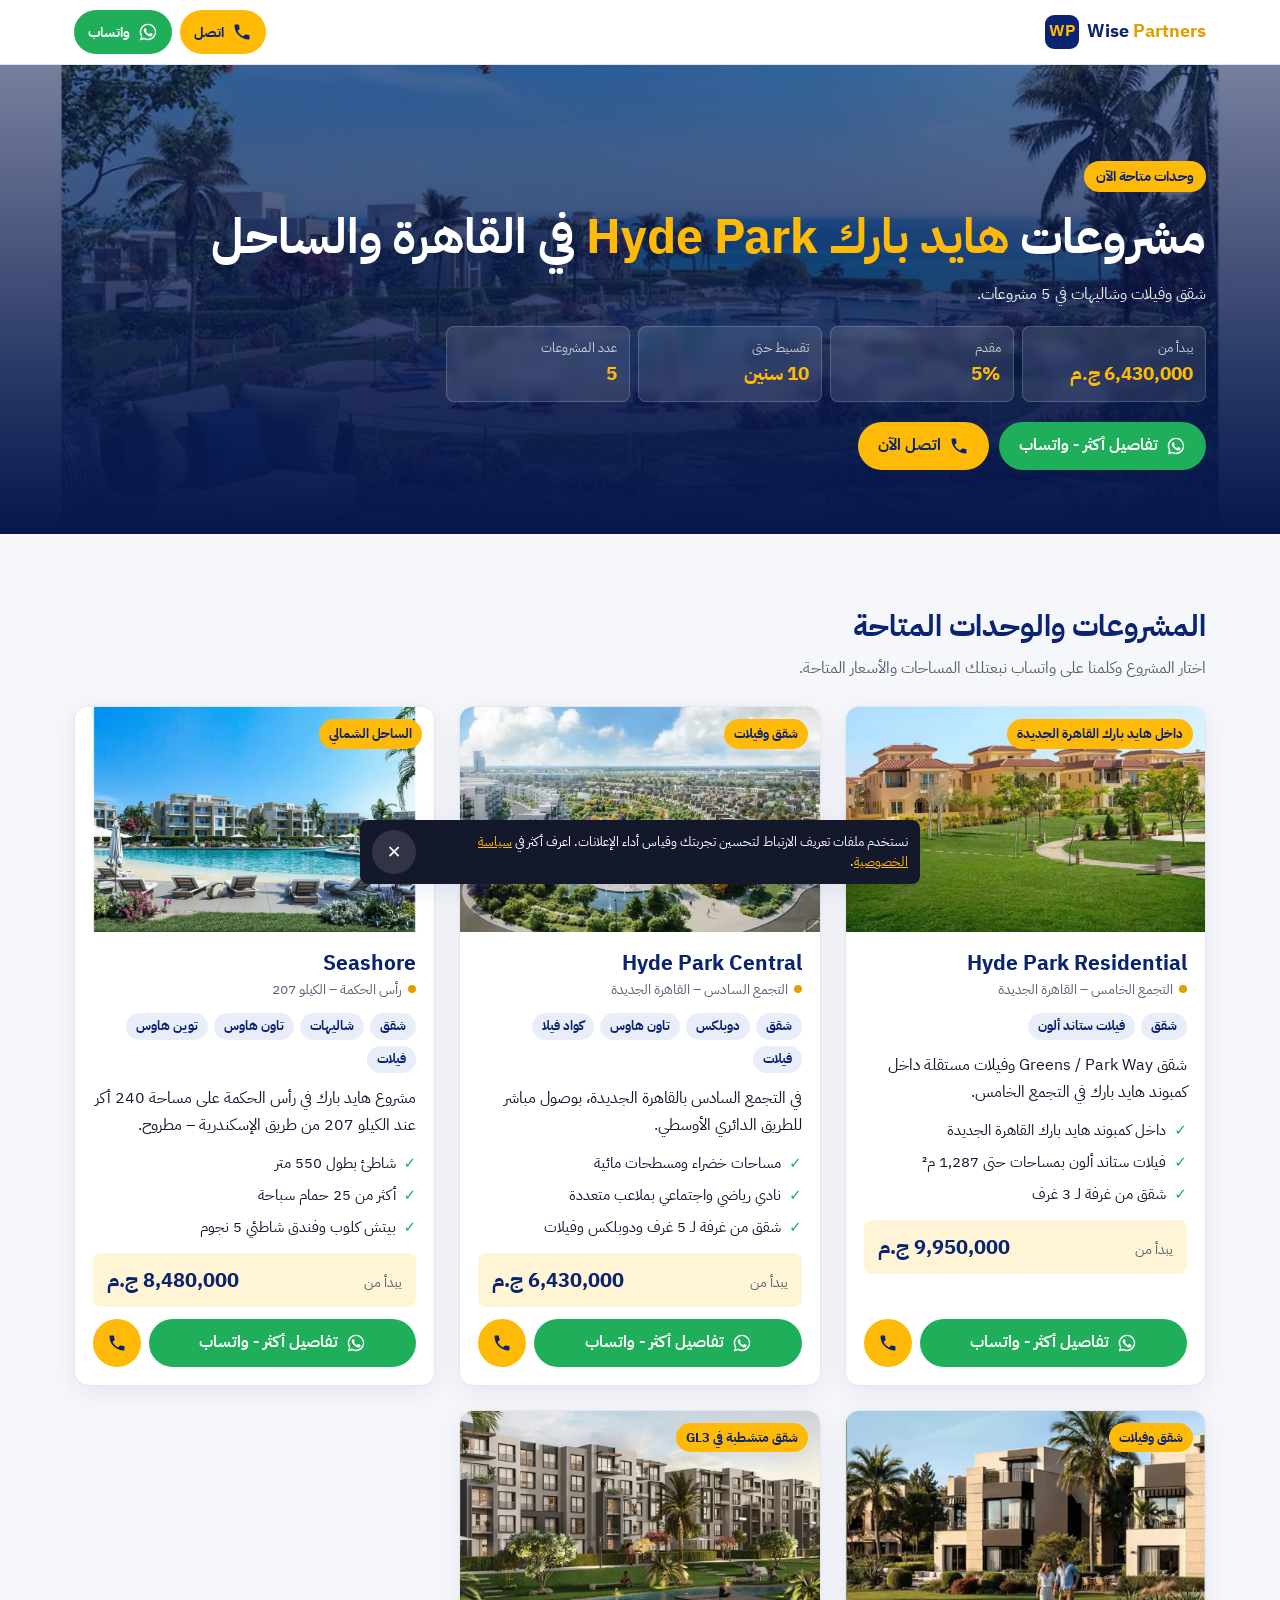
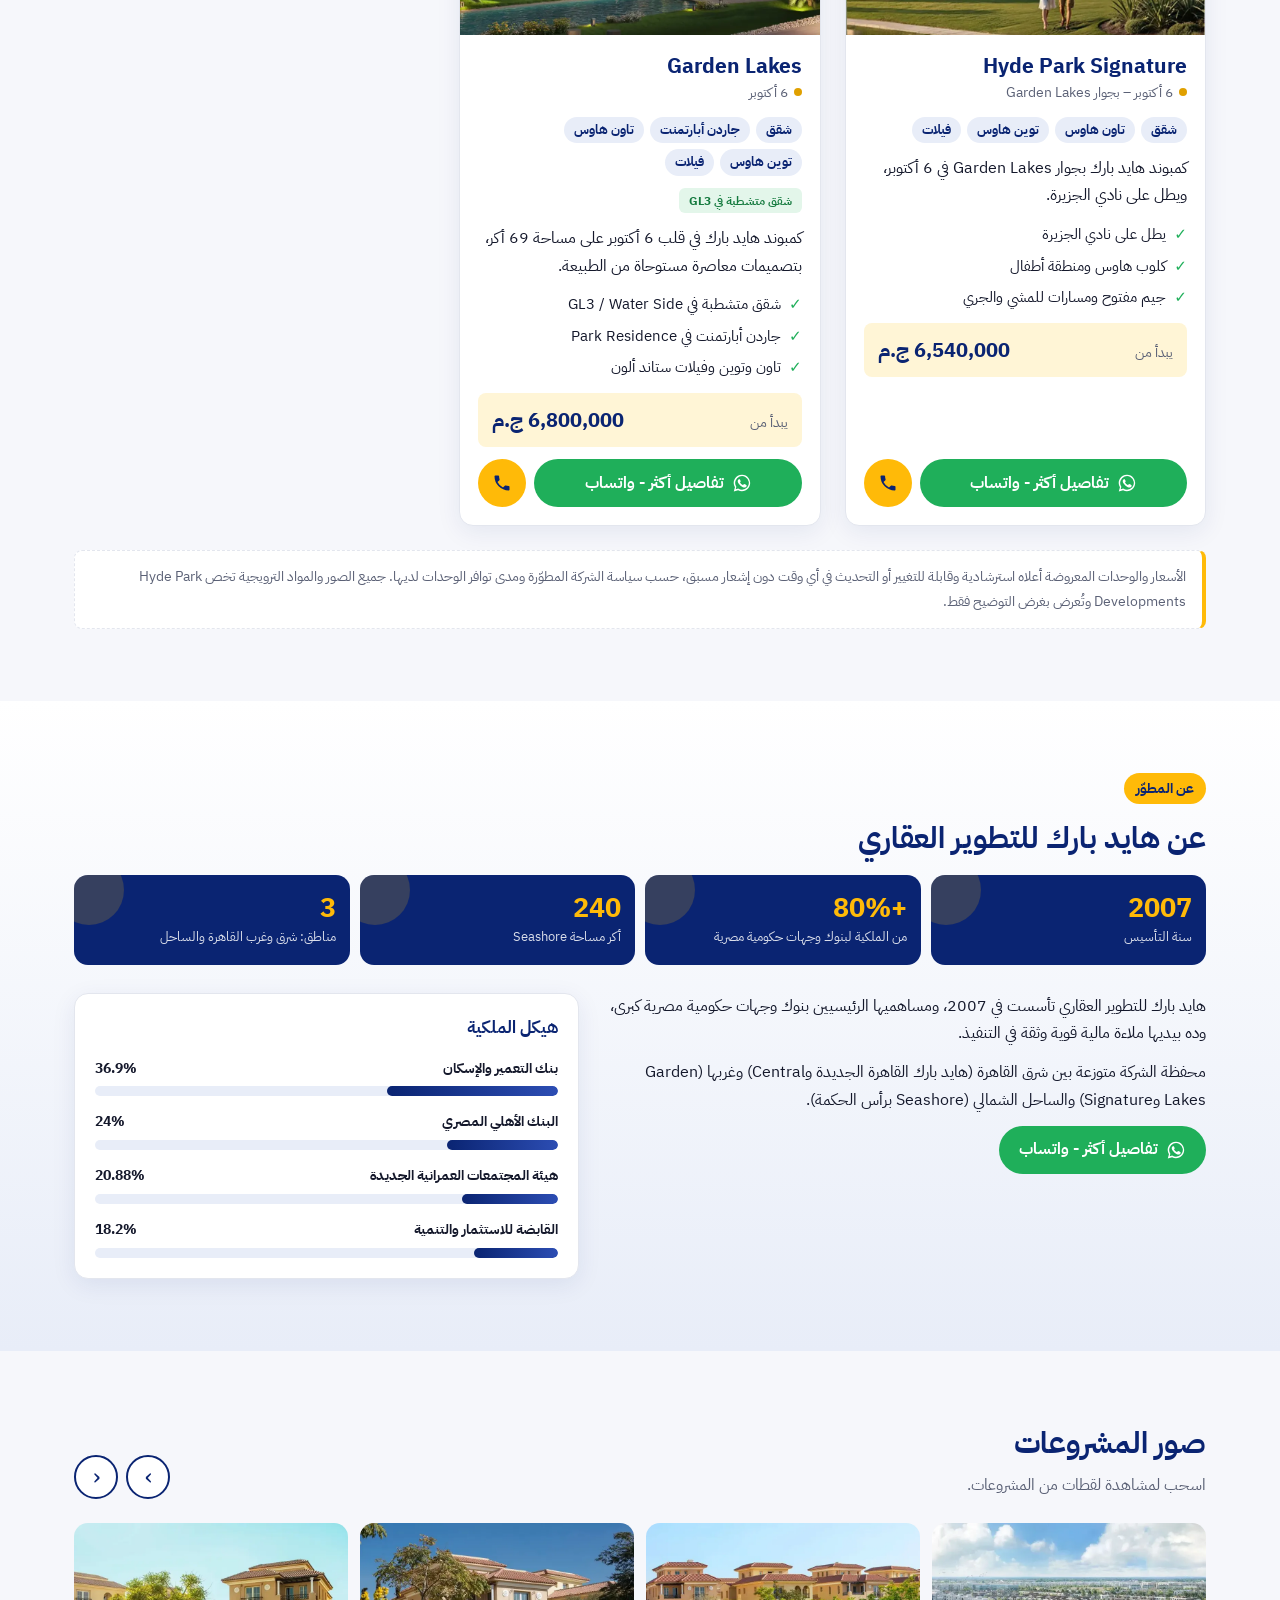
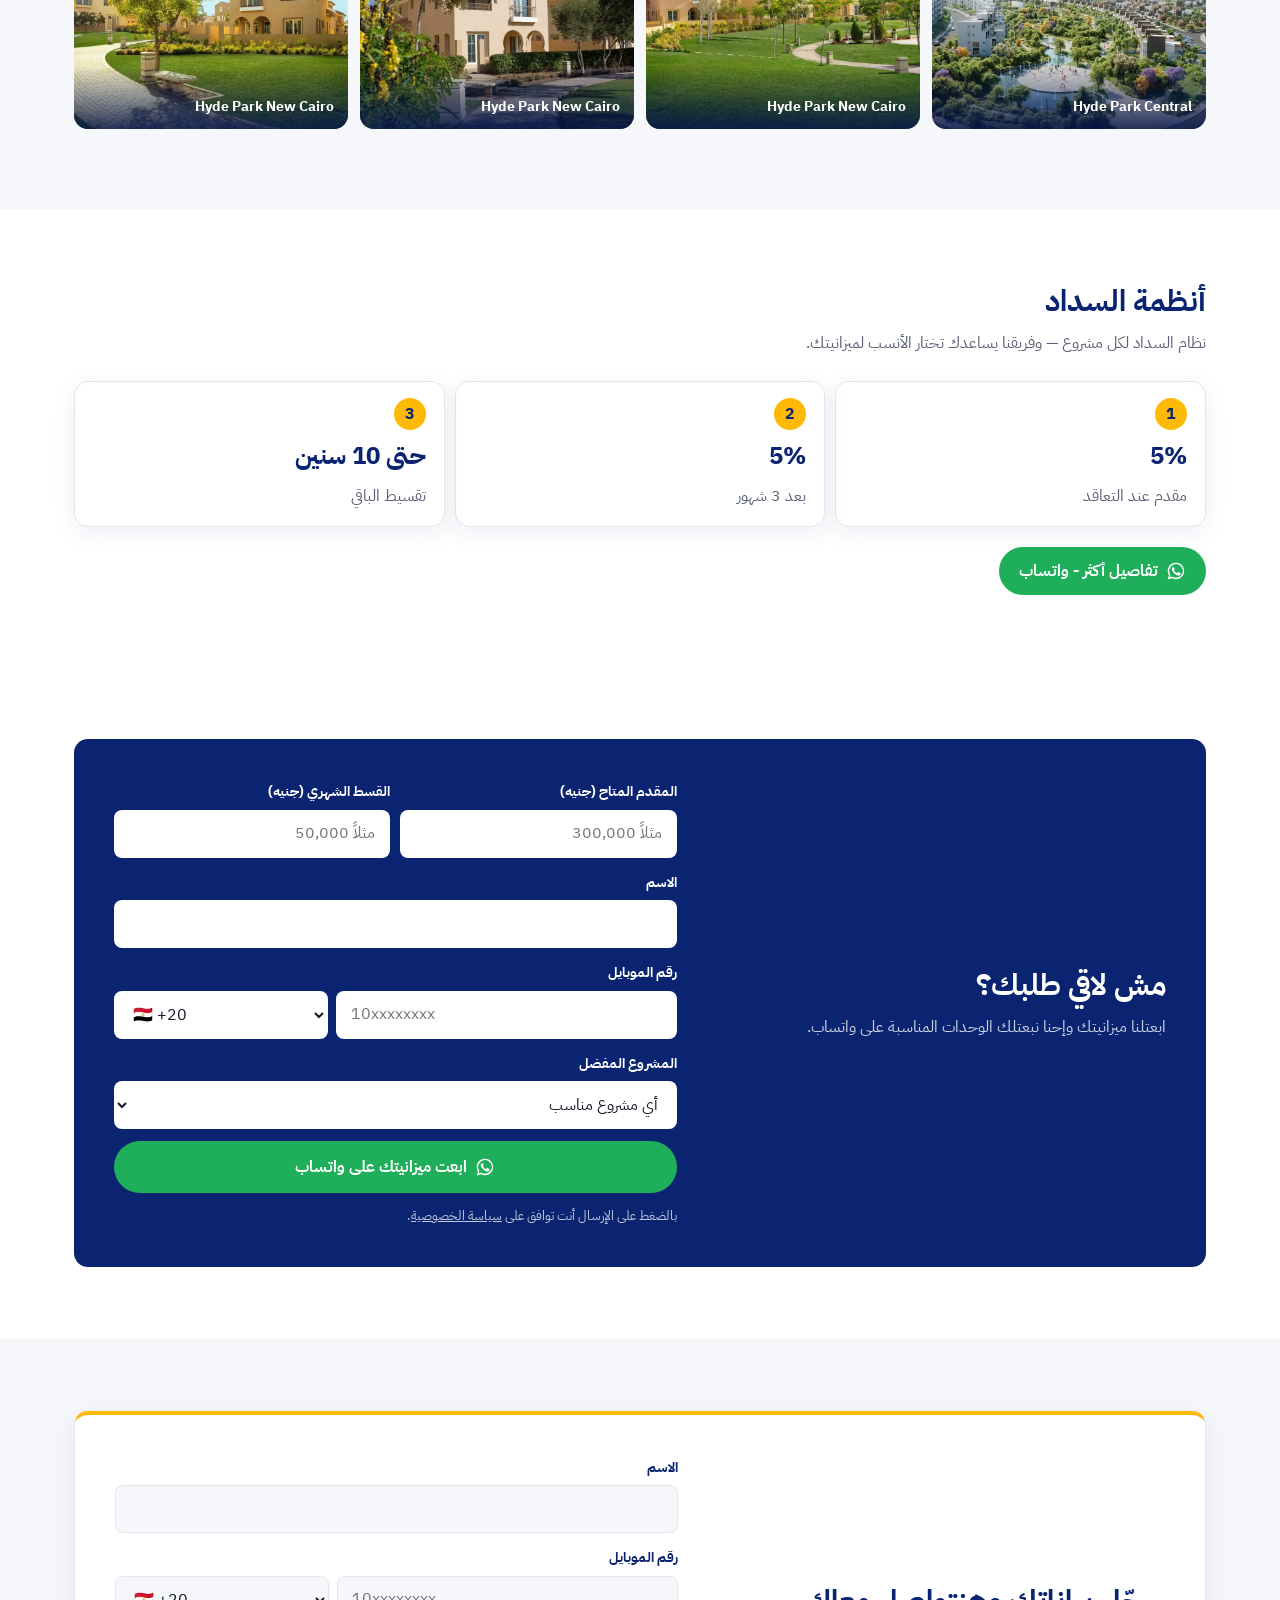
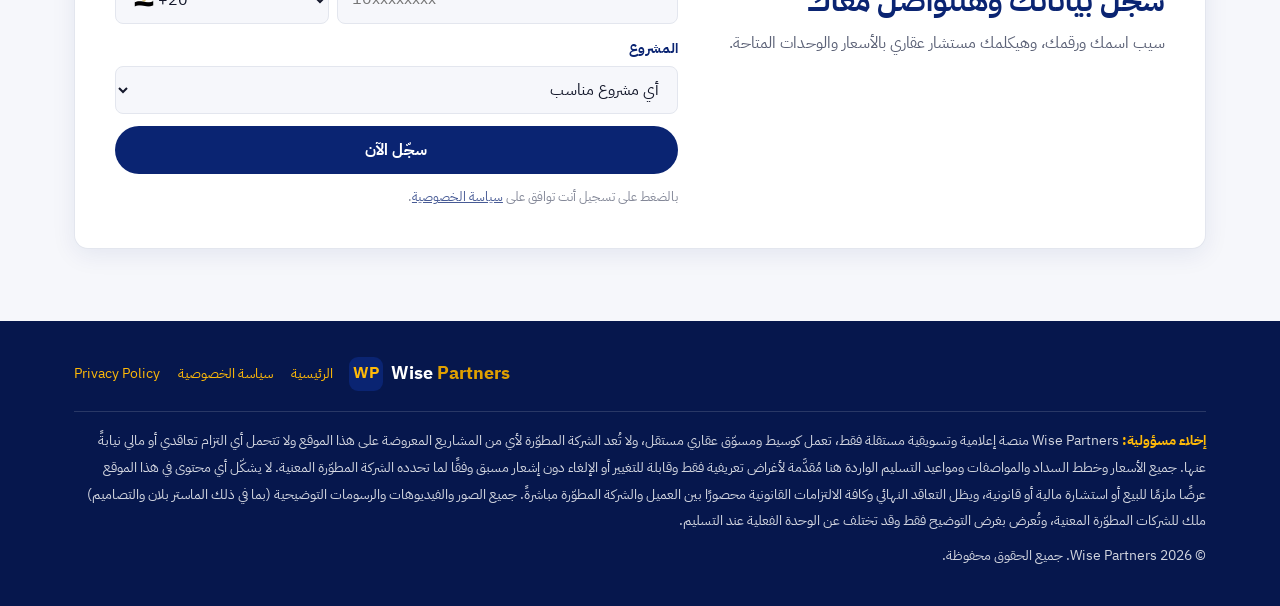
<file: hyde-park/index.html>
<!doctype html>
<html lang="ar" dir="rtl">
<head>
<meta charset="utf-8">
<meta name="viewport" content="width=device-width, initial-scale=1">
<title>مشروعات هايد بارك Hyde Park – الأسعار وأنظمة السداد | Wise Partners</title>
<meta name="description" content="أسعار ومساحات وحدات هايد بارك المتاحة في القاهرة الجديدة و6 أكتوبر وSeashore بالساحل الشمالي — 5% مقدم وتقسيط حتى 10 سنين.">

<link rel="canonical" href="https://wisepartners-eg.com/hyde-park/">
<meta property="og:type" content="website">
<meta property="og:title" content="مشروعات هايد بارك Hyde Park – الأسعار وأنظمة السداد | Wise Partners">
<meta property="og:description" content="أسعار ومساحات وحدات هايد بارك المتاحة في القاهرة الجديدة و6 أكتوبر وSeashore بالساحل الشمالي — 5% مقدم وتقسيط حتى 10 سنين.">
<meta property="og:url" content="https://wisepartners-eg.com/hyde-park/">
<meta property="og:image" content="https://wisepartners-eg.com/hyde-park/img/og.jpg">
<meta property="og:locale" content="ar_EG">
<meta name="theme-color" content="#0A2472">
<link rel="icon" href="/assets/img/favicon.svg" type="image/svg+xml">
<link rel="preload" href="/assets/fonts/plex-arabic-400.woff2" as="font" type="font/woff2" crossorigin>
<link rel="preload" as="image" href="/hyde-park/img/hero-m.webp" media="(max-width: 767px)" fetchpriority="high">
<link rel="preload" as="image" href="/hyde-park/img/hero.webp" media="(min-width: 768px)" fetchpriority="high">
<style>@font-face{font-family:"Plex Arabic";src:url("/assets/fonts/plex-arabic-400.woff2") format("woff2");font-weight:400;font-display:swap;unicode-range:U+0600-06FF,U+0750-077F,U+0870-08FF,U+FB50-FDFF,U+FE70-FEFF,U+200C-200E}@font-face{font-family:"Plex Arabic";src:url("/assets/fonts/plex-arabic-700.woff2") format("woff2");font-weight:700;font-display:swap;unicode-range:U+0600-06FF,U+0750-077F,U+0870-08FF,U+FB50-FDFF,U+FE70-FEFF,U+200C-200E}@font-face{font-family:"Plex Arabic";src:url("/assets/fonts/plex-latin-400.woff2") format("woff2");font-weight:400;font-display:swap;unicode-range:U+0000-00FF,U+2000-206F,U+20AC,U+2122,U+2212}@font-face{font-family:"Plex Arabic";src:url("/assets/fonts/plex-latin-700.woff2") format("woff2");font-weight:700;font-display:swap;unicode-range:U+0000-00FF,U+2000-206F,U+20AC,U+2122,U+2212}:root{--lp-navy:#0A2472;--lp-navy-deep:#06174D;--lp-navy-soft:#E8EDF8;--lp-amber:#FFBA08;--lp-amber-deep:#E0A000;--lp-amber-soft:#FFF5D6;--lp-ink:#14182B;--lp-muted:#5B6176;--lp-line:#E3E6EE;--lp-bg:#FFFFFF;--lp-bg-alt:#F6F7FB;--lp-wa:#1FAF5A;--lp-white:#FFFFFF;--lp-font:"Plex Arabic",system-ui,-apple-system,"Segoe UI",Tahoma,sans-serif;--lp-radius:14px;--lp-radius-sm:8px;--lp-gap:16px;--lp-gutter:16px;--lp-max:1180px;--lp-shadow:0 6px 24px rgba(10,36,114,.08);--lp-header-h:64px;}*,*::before,*::after{box-sizing:border-box}html{scroll-behavior:smooth;-webkit-text-size-adjust:100%}body{margin:0;font-family:var(--lp-font);font-size:16px;line-height:1.7;color:var(--lp-ink);background:var(--lp-bg);overflow-x:hidden}img{max-width:100%;height:auto;display:block}a{color:inherit}h1,h2,h3,p{margin:0}button,input,select{font:inherit}.lp-container{width:100%;max-width:var(--lp-max);margin-inline:auto;padding-inline:var(--lp-gutter)}.lp-section{padding-block:48px}.lp-section--alt{background:var(--lp-bg-alt)}.lp-section__title{font-size:1.5rem;font-weight:700;color:var(--lp-navy);line-height:1.35;margin-block-end:8px}.lp-section__lead{color:var(--lp-muted);margin-block-end:24px;max-width:720px}.lp-ltr{direction:ltr;unicode-bidi:isolate;display:inline-block}.lp-sr{position:absolute;width:1px;height:1px;overflow:hidden;clip:rect(0 0 0 0);white-space:nowrap}.lp-btn{display:inline-flex;align-items:center;justify-content:center;gap:8px;min-height:48px;padding-inline:20px;border-radius:999px;border:0;font-weight:700;font-size:1rem;text-decoration:none;cursor:pointer;transition:transform .15s ease,background-color .15s ease;white-space:nowrap}.lp-btn:active{transform:scale(.98)}.lp-btn svg{width:20px;height:20px;flex:none}.lp-btn--wa{background:var(--lp-wa);color:var(--lp-white)}.lp-btn--wa:hover{background:#178f49}.lp-btn--call{background:var(--lp-amber);color:var(--lp-navy)}.lp-btn--call:hover{background:var(--lp-amber-deep)}.lp-btn--ghost{background:transparent;color:var(--lp-navy);border:2px solid var(--lp-navy)}.lp-btn--ghost:hover{background:var(--lp-navy);color:var(--lp-white)}.lp-btn--primary{background:var(--lp-navy);color:var(--lp-white)}.lp-btn--primary:hover{background:var(--lp-navy-deep)}.lp-btn--sm{min-height:44px;padding-inline:14px;font-size:.9rem}.lp-btn--block{width:100%}.lp-header{position:sticky;top:0;z-index:50;background:var(--lp-white);border-block-end:1px solid var(--lp-line)}.lp-header__inner{display:flex;align-items:center;justify-content:space-between;gap:12px;min-height:var(--lp-header-h)}.lp-logo{display:inline-flex;align-items:center;gap:8px;text-decoration:none;color:var(--lp-navy);font-weight:700;font-size:1.15rem;direction:ltr}.lp-logo__mark{width:34px;height:34px;border-radius:9px;background:var(--lp-navy);color:var(--lp-amber);display:grid;place-items:center;font-size:1rem;letter-spacing:-.5px}.lp-logo__text span{color:var(--lp-amber-deep)}.lp-header__actions{display:flex;gap:8px}.lp-header__actions .lp-btn__label{display:none}.lp-hero{position:relative;color:var(--lp-white);background:var(--lp-navy);isolation:isolate;overflow:hidden}.lp-hero__media{position:absolute;inset:0;z-index:-2}.lp-hero__media img{width:100%;height:100%;object-fit:cover}.lp-hero::after{content:"";position:absolute;inset:0;z-index:-1;background:linear-gradient(180deg,rgba(6,23,77,.55) 0%,rgba(6,23,77,.88) 70%,var(--lp-navy-deep) 100%)}.lp-hero__inner{padding-block:56px 40px}.lp-eyebrow{display:inline-block;background:var(--lp-amber);color:var(--lp-navy);font-weight:700;font-size:.85rem;padding:4px 12px;border-radius:999px;margin-block-end:14px}.lp-hero__title{font-size:1.85rem;line-height:1.3;font-weight:700;margin-block-end:12px}.lp-hero__title em{font-style:normal;color:var(--lp-amber)}.lp-hero__sub{font-size:1.05rem;opacity:.92;max-width:640px;margin-block-end:24px}.lp-hero__ctas{display:flex;flex-wrap:wrap;gap:10px}.lp-stats{background:var(--lp-navy-deep);color:var(--lp-white)}.lp-stats__grid{display:grid;grid-template-columns:repeat(2,1fr);gap:1px;background:rgba(255,255,255,.12);border-radius:var(--lp-radius);overflow:hidden;transform:translateY(-1px)}.lp-stat{background:var(--lp-navy-deep);padding:16px 12px;text-align:center}.lp-stat__label{display:block;font-size:.8rem;opacity:.75}.lp-stat__value{display:block;font-size:1.15rem;font-weight:700;color:var(--lp-amber)}.lp-stats .lp-container{padding-block:0 20px}.lp-about{display:grid;gap:20px}.lp-about p{color:var(--lp-muted)}.lp-about__facts{display:grid;gap:10px;padding:0;margin:0;list-style:none}.lp-about__facts li{display:flex;gap:10px;align-items:flex-start;background:var(--lp-navy-soft);border-radius:var(--lp-radius-sm);padding:12px 14px;color:var(--lp-navy);font-weight:700;font-size:.95rem}.lp-about__facts li::before{content:"";flex:none;width:8px;height:8px;margin-block-start:10px;border-radius:50%;background:var(--lp-amber)}.lp-group{margin-block:32px 16px;display:flex;align-items:center;gap:12px;color:var(--lp-navy);font-weight:700;font-size:1.1rem}.lp-group::after{content:"";flex:1;height:2px;background:var(--lp-line)}.lp-group:first-of-type{margin-block-start:8px}.lp-cards{display:grid;gap:24px}.lp-card{background:var(--lp-white);border:1px solid var(--lp-line);border-radius:var(--lp-radius);box-shadow:var(--lp-shadow);overflow:hidden;display:flex;flex-direction:column;scroll-margin-top:calc(var(--lp-header-h) + 12px)}.lp-card__media{position:relative;aspect-ratio:16/10;background:var(--lp-navy-soft)}.lp-card__media img{width:100%;height:100%;object-fit:cover}.lp-card__badge{position:absolute;inset-block-start:12px;inset-inline-start:12px;background:var(--lp-amber);color:var(--lp-navy);font-size:.8rem;font-weight:700;padding:4px 10px;border-radius:999px}.lp-card__body{padding:18px;display:flex;flex-direction:column;gap:12px;flex:1}.lp-card__name{font-size:1.3rem;font-weight:700;color:var(--lp-navy);line-height:1.3}.lp-card__meta{display:flex;flex-wrap:wrap;gap:6px 12px;font-size:.88rem;color:var(--lp-muted)}.lp-card__meta span{display:inline-flex;align-items:center;gap:6px}.lp-card__meta span::before{content:"";width:6px;height:6px;border-radius:50%;background:var(--lp-amber-deep)}.lp-card__blurb{color:var(--lp-ink)}.lp-points{list-style:none;margin:0;padding:0;display:grid;gap:6px}.lp-points li{display:flex;gap:8px;align-items:flex-start;font-size:.95rem}.lp-points li::before{content:"✓";flex:none;color:var(--lp-wa);font-weight:700}.lp-card__price{display:flex;align-items:baseline;justify-content:space-between;gap:8px;flex-wrap:wrap;background:var(--lp-amber-soft);border-radius:var(--lp-radius-sm);padding:10px 14px}.lp-card__price small{color:var(--lp-muted);font-size:.85rem}.lp-card__price strong{color:var(--lp-navy);font-size:1.25rem}.lp-units{width:100%;border-collapse:collapse;font-size:.88rem}.lp-units caption{text-align:start;font-weight:700;color:var(--lp-navy);padding-block-end:6px}.lp-units th,.lp-units td{padding:9px 6px;text-align:start;border-block-end:1px solid var(--lp-line);vertical-align:top}.lp-units thead th{font-size:.78rem;color:var(--lp-muted);font-weight:700;background:var(--lp-bg-alt)}.lp-units td:last-child,.lp-units th:last-child{text-align:end;white-space:nowrap}.lp-units td:nth-child(2){white-space:nowrap}.lp-units .lp-units__phase td{background:var(--lp-navy-soft);color:var(--lp-navy);font-weight:700;font-size:.85rem}.lp-units__price{font-weight:700;color:var(--lp-navy)}.lp-tag{display:inline-block;margin-inline-start:6px;font-size:.7rem;font-weight:700;line-height:1;padding:4px 7px;border-radius:999px;vertical-align:middle;white-space:nowrap}.lp-tag--fin{background:#E3F6EA;color:#147A3E}.lp-tag--rtm{background:var(--lp-amber-soft);color:#8A5A00}.lp-units-wrap{overflow-x:auto;-webkit-overflow-scrolling:touch}.lp-card__cta{margin-block-start:auto;display:grid;gap:8px;grid-template-columns:1fr 1fr}.lp-card__cta .lp-btn--primary{grid-column:1 / -1}.lp-gallery{display:grid;grid-template-columns:repeat(2,1fr);gap:10px}.lp-gallery figure{margin:0;position:relative;border-radius:var(--lp-radius-sm);overflow:hidden;aspect-ratio:4/3;background:var(--lp-navy-soft)}.lp-gallery img{width:100%;height:100%;object-fit:cover}.lp-gallery figcaption{position:absolute;inset-inline:0;inset-block-end:0;padding:20px 10px 8px;color:var(--lp-white);font-size:.8rem;font-weight:700;background:linear-gradient(transparent,rgba(6,23,77,.85))}.lp-pay{display:grid;gap:12px}.lp-pay__item{background:var(--lp-white);border:1px solid var(--lp-line);border-inline-start:4px solid var(--lp-amber);border-radius:var(--lp-radius-sm);padding:14px 16px}.lp-pay__name{font-weight:700;color:var(--lp-navy)}.lp-pay__plan{color:var(--lp-muted);font-size:.95rem}.lp-pay__cta{margin-block-start:20px;display:flex;flex-wrap:wrap;gap:10px}.lp-form-wrap{background:var(--lp-navy);color:var(--lp-white);border-radius:var(--lp-radius);padding:24px 18px;display:grid;gap:20px}.lp-form-wrap .lp-section__title{color:var(--lp-white)}.lp-form-wrap .lp-section__lead{color:rgba(255,255,255,.8);margin-block-end:0}.lp-form{display:grid;gap:12px}.lp-field{display:grid;gap:6px}.lp-field label{font-size:.9rem;font-weight:700}.lp-input,.lp-select{width:100%;min-height:48px;padding-inline:14px;border-radius:var(--lp-radius-sm);border:1px solid transparent;background:var(--lp-white);color:var(--lp-ink);font-size:16px}.lp-input:focus,.lp-select:focus{outline:3px solid var(--lp-amber);outline-offset:1px}.lp-phone{display:grid;grid-template-columns:minmax(118px,38%) 1fr;gap:8px;direction:ltr}.lp-phone .lp-input{text-align:left}.lp-field__error{display:none;color:var(--lp-amber);font-size:.85rem}.lp-field.is-invalid .lp-field__error{display:block}.lp-field.is-invalid .lp-input{border-color:var(--lp-amber)}.lp-hp{position:absolute;width:1px;height:1px;overflow:hidden;clip-path:inset(50%);white-space:nowrap}.lp-form__note{font-size:.8rem;opacity:.75}.lp-form .lp-btn--wa{min-height:52px}.lp-footer{background:var(--lp-navy-deep);color:rgba(255,255,255,.82);padding-block:36px 96px;font-size:.88rem}.lp-footer__top{display:grid;gap:16px;margin-block-end:20px}.lp-footer .lp-logo{color:var(--lp-white)}.lp-footer__links{display:flex;flex-wrap:wrap;gap:8px 18px}.lp-footer__links a{color:var(--lp-amber);text-decoration:none}.lp-footer__links a:hover{text-decoration:underline}.lp-footer__legal{border-block-start:1px solid rgba(255,255,255,.14);padding-block-start:16px;display:grid;gap:8px}.lp-sticky{position:fixed;inset-inline:0;inset-block-end:0;z-index:60;display:grid;grid-template-columns:1fr 1fr 1fr;gap:8px;padding:8px var(--lp-gutter) calc(8px + env(safe-area-inset-bottom));background:var(--lp-white);border-block-start:1px solid var(--lp-line);box-shadow:0 -6px 18px rgba(10,36,114,.08)}.lp-sticky .lp-btn{min-height:46px;padding-inline:8px;font-size:.92rem}.lp-cookie{position:fixed;inset-inline:var(--lp-gutter);inset-block-end:76px;z-index:70;display:flex;align-items:center;gap:10px;max-width:560px;margin-inline:auto;background:var(--lp-ink);color:var(--lp-white);padding:10px 12px;border-radius:var(--lp-radius-sm);font-size:.82rem;line-height:1.5;box-shadow:var(--lp-shadow);transition:opacity .3s ease,transform .3s ease}.lp-cookie[hidden]{display:none}.lp-cookie.is-out{opacity:0;transform:translateY(10px)}.lp-cookie a{color:var(--lp-amber)}.lp-cookie__close{flex:none;width:44px;height:44px;border:0;border-radius:50%;background:rgba(255,255,255,.12);color:var(--lp-white);font-size:1.1rem;cursor:pointer}.lp-pages{display:grid;gap:20px}.lp-page-card{display:flex;flex-direction:column;text-decoration:none;color:inherit;background:var(--lp-white);border:1px solid var(--lp-line);border-radius:var(--lp-radius);overflow:hidden;box-shadow:var(--lp-shadow);transition:transform .2s ease}.lp-page-card:hover{transform:translateY(-3px)}.lp-page-card__media{aspect-ratio:16/9;background:var(--lp-navy-soft)}.lp-page-card__media img{width:100%;height:100%;object-fit:cover}.lp-page-card__body{padding:18px;display:grid;gap:8px}.lp-page-card__name{font-size:1.25rem;font-weight:700;color:var(--lp-navy)}.lp-page-card__go{color:var(--lp-navy);font-weight:700}.lp-legal{max-width:820px}.lp-legal h1{font-size:1.75rem;color:var(--lp-navy);margin-block-end:8px}.lp-legal h2{font-size:1.15rem;color:var(--lp-navy);margin-block:28px 8px}.lp-legal p,.lp-legal li{color:var(--lp-ink)}.lp-legal ul{padding-inline-start:20px}.lp-center{min-height:60vh;display:grid;place-items:center;text-align:center}.lp-center__box{display:grid;gap:14px;justify-items:center;max-width:520px}@media (min-width:768px){:root{--lp-gutter:24px}.lp-section{padding-block:72px}.lp-section__title{font-size:1.9rem}.lp-header__actions .lp-btn__label{display:inline}.lp-hero__inner{padding-block:96px 64px}.lp-hero__title{font-size:2.6rem}.lp-stats__grid{grid-template-columns:repeat(4,1fr)}.lp-about{grid-template-columns:1.3fr 1fr;align-items:start}.lp-cards{grid-template-columns:repeat(2,1fr)}.lp-gallery{grid-template-columns:repeat(3,1fr)}.lp-pay{grid-template-columns:repeat(2,1fr)}.lp-form-wrap{grid-template-columns:1fr 1.2fr;padding:40px;align-items:center}.lp-pages{grid-template-columns:repeat(2,1fr)}.lp-footer__top{grid-template-columns:1fr auto;align-items:center}.lp-cookie{inset-block-end:16px}}@media (min-width:1024px){.lp-sticky{display:none}.lp-footer{padding-block-end:36px}.lp-hero__title{font-size:3rem}.lp-cards{grid-template-columns:repeat(3,1fr)}.lp-gallery{grid-template-columns:repeat(4,1fr)}.lp-pay{grid-template-columns:repeat(3,1fr)}}@media (prefers-reduced-motion:reduce){*{transition:none!important;scroll-behavior:auto!important}}.lp-hero__sub{font-size:1rem;margin-block-end:18px}.lp-hero__stats{display:grid;grid-template-columns:repeat(2,1fr);gap:8px;margin-block-end:20px;max-width:760px}.lp-hero__stats .lp-stat{background:rgba(255,255,255,.1);border:1px solid rgba(255,255,255,.18);border-radius:var(--lp-radius-sm);padding:10px 12px;text-align:start;backdrop-filter:blur(4px)}.lp-hero__stats .lp-stat__value{font-size:1.2rem}.lp-hero__ctas .lp-btn{flex:1 1 auto}.lp-card__loc{color:var(--lp-muted);font-size:.9rem;display:flex;align-items:center;gap:6px}.lp-card__loc::before{content:"";width:8px;height:8px;border-radius:50%;background:var(--lp-amber-deep);flex:none}.lp-chips{list-style:none;margin:0;padding:0;display:flex;flex-wrap:wrap;gap:6px}.lp-chips li{background:var(--lp-navy-soft);color:var(--lp-navy);font-size:.8rem;font-weight:700;padding:5px 10px;border-radius:999px;line-height:1.3}.lp-feats{display:flex;flex-wrap:wrap;gap:6px}.lp-feat{font-size:.78rem;font-weight:700;padding:4px 10px;border-radius:6px;line-height:1.4}.lp-feat--fin{background:#E3F6EA;color:#147A3E}.lp-feat--rtm{background:var(--lp-amber-soft);color:#8A5A00}.lp-feat--off{background:var(--lp-navy);color:var(--lp-amber)}.lp-card__cta{display:flex;gap:8px;margin-block-start:auto;grid-template-columns:none}.lp-card__cta .lp-btn--wa{flex:1;min-width:0;padding-inline:12px}.lp-btn--icon{inline-size:48px;padding:0;flex:none}.lp-card__reg{align-self:center;font-size:.85rem;color:var(--lp-navy);font-weight:700;text-decoration:none;padding-block:4px;min-height:32px;display:inline-flex;align-items:center}.lp-card__reg:hover{text-decoration:underline}.lp-carousel__head{display:flex;align-items:flex-end;justify-content:space-between;gap:12px}.lp-carousel__nav{display:flex;gap:8px;margin-block-end:24px}.lp-carousel__btn{inline-size:44px;block-size:44px;border-radius:50%;border:2px solid var(--lp-navy);background:var(--lp-white);color:var(--lp-navy);font-size:1.5rem;line-height:1;cursor:pointer}.lp-carousel__btn:hover{background:var(--lp-navy);color:var(--lp-white)}.lp-carousel{display:grid;grid-auto-flow:column;grid-auto-columns:85%;gap:12px;overflow-x:auto;scroll-snap-type:x mandatory;scroll-behavior:smooth;padding-block-end:8px;scrollbar-width:thin;overscroll-behavior-x:contain}.lp-carousel:focus-visible{outline:3px solid var(--lp-amber);outline-offset:4px}.lp-carousel__slide{margin:0;position:relative;scroll-snap-align:start;border-radius:var(--lp-radius);overflow:hidden;aspect-ratio:4/3;background:var(--lp-navy-soft)}.lp-carousel__slide img{width:100%;height:100%;object-fit:cover}.lp-carousel__slide figcaption{position:absolute;inset-inline:0;inset-block-end:0;padding:28px 14px 10px;color:var(--lp-white);font-weight:700;font-size:.9rem;background:linear-gradient(transparent,rgba(6,23,77,.85))}.lp-about-sec{background:linear-gradient(180deg,var(--lp-white),var(--lp-navy-soft))}.lp-kpis{display:grid;grid-template-columns:repeat(2,1fr);gap:10px;margin-block:16px 28px}.lp-kpi{background:var(--lp-navy);color:var(--lp-white);border-radius:var(--lp-radius);padding:18px 14px;display:grid;gap:4px;position:relative;overflow:hidden}.lp-kpi::after{content:"";position:absolute;inset-inline-end:-20px;inset-block-start:-20px;inline-size:70px;block-size:70px;border-radius:50%;background:rgba(255,186,8,.18)}.lp-kpi__num{font-size:1.7rem;font-weight:700;color:var(--lp-amber);line-height:1.1}.lp-kpi__label{font-size:.82rem;opacity:.85;line-height:1.5}.lp-about{display:grid;gap:20px}.lp-about__text{display:grid;gap:12px;align-content:start;justify-items:start}.lp-about__text p{color:var(--lp-ink)}.lp-about__panel{background:var(--lp-white);border:1px solid var(--lp-line);border-radius:var(--lp-radius);padding:20px;box-shadow:var(--lp-shadow)}.lp-about__panel h3{color:var(--lp-navy);font-size:1.05rem;margin-block-end:14px}.lp-bars{list-style:none;margin:0;padding:0;display:grid;gap:14px}.lp-bar__top{display:flex;justify-content:space-between;gap:8px;font-size:.88rem;font-weight:700;color:var(--lp-ink);margin-block-end:6px}.lp-bar{block-size:10px;background:var(--lp-navy-soft);border-radius:999px;overflow:hidden}.lp-bar span{display:block;block-size:100%;background:linear-gradient(90deg,var(--lp-navy),#2C4DB3);border-radius:999px}.lp-timeline{list-style:none;margin:0;padding:0;display:grid;gap:0;position:relative}.lp-timeline li{display:grid;gap:2px;padding-block:10px;padding-inline-start:22px;position:relative;border-inline-start:2px solid var(--lp-line)}.lp-timeline li::before{content:"";position:absolute;inset-inline-start:-7px;inset-block-start:16px;inline-size:12px;block-size:12px;border-radius:50%;background:var(--lp-amber);border:2px solid var(--lp-white);box-shadow:0 0 0 2px var(--lp-amber)}.lp-timeline strong{color:var(--lp-navy)}.lp-timeline span{color:var(--lp-muted);font-size:.9rem}@media (min-width:768px){.lp-hero__stats{grid-template-columns:repeat(4,1fr)}.lp-hero__ctas .lp-btn{flex:0 0 auto}.lp-carousel{grid-auto-columns:calc((100% - 24px)/3)}.lp-kpis{grid-template-columns:repeat(4,1fr)}.lp-about{grid-template-columns:1.2fr 1fr;align-items:start}}@media (min-width:1024px){.lp-carousel{grid-auto-columns:calc((100% - 36px)/4)}}.lp-steps{list-style:none;margin:0;padding:0;display:grid;gap:10px;counter-reset:s}.lp-steps li{display:flex;align-items:center;gap:14px;background:var(--lp-white);border:1px solid var(--lp-line);border-radius:var(--lp-radius);padding:16px 18px;box-shadow:var(--lp-shadow);position:relative}.lp-steps li::before{counter-increment:s;content:counter(s);flex:none;inline-size:32px;block-size:32px;border-radius:50%;background:var(--lp-amber);color:var(--lp-navy);font-weight:700;display:grid;place-items:center}.lp-steps__num{font-size:1.5rem;font-weight:700;color:var(--lp-navy);order:2}.lp-steps__label{color:var(--lp-muted);order:1}@media (min-width:768px){.lp-steps{grid-template-columns:repeat(3,1fr)}.lp-steps li{flex-direction:column;align-items:flex-start;gap:6px}.lp-steps__num{order:1}.lp-steps__label{order:2}}.lp-header{transition:transform .3s ease}.lp-header.is-hidden{transform:translateY(-100%)}.lp-note{margin-block-start:24px;padding:14px 16px;border-radius:var(--lp-radius-sm);background:var(--lp-white);border:1px dashed var(--lp-line);border-inline-start:4px solid var(--lp-amber);color:var(--lp-muted);font-size:.85rem;line-height:1.8}.lp-footer__legal p{line-height:1.9}.lp-footer__legal strong{color:var(--lp-amber)}.lp-legal-hero{background:var(--lp-navy);color:var(--lp-white);padding-block:48px 40px;position:relative}.lp-legal-hero h1{font-size:2rem;margin-block-end:8px}.lp-legal-hero p{opacity:.9}.lp-legal-hero__upd{margin-block-start:12px;display:inline-block;background:rgba(255,255,255,.12);padding:4px 12px;border-radius:999px;font-size:.85rem}.lp-legal-hero__lang{position:absolute;inset-inline-end:var(--lp-gutter);inset-block-start:16px;color:var(--lp-amber);font-weight:700;text-decoration:none;border:1px solid rgba(255,186,8,.5);border-radius:999px;padding:4px 12px;font-size:.85rem}.lp-legal-wrap{display:grid;gap:28px}.lp-legal__toc{background:var(--lp-bg-alt);border:1px solid var(--lp-line);border-radius:var(--lp-radius);padding:18px}.lp-legal__toc h2{font-size:1rem;color:var(--lp-navy);margin-block-end:10px}.lp-legal__toc ol{list-style:none;margin:0;padding:0;display:grid;gap:4px}.lp-legal__toc a{display:flex;gap:8px;text-decoration:none;color:var(--lp-ink);font-size:.92rem;padding:5px 6px;border-radius:6px}.lp-legal__toc a:hover{background:var(--lp-navy-soft);color:var(--lp-navy)}.lp-legal__toc a span{color:var(--lp-amber-deep);font-weight:700}.lp-legal{max-width:none}.lp-legal__sec{padding-block:18px;border-block-end:1px solid var(--lp-line);scroll-margin-top:20px}.lp-legal__sec h2{display:flex;align-items:center;gap:10px;font-size:1.15rem;color:var(--lp-navy);margin-block:0 10px}.lp-legal__n{flex:none;inline-size:30px;block-size:30px;border-radius:50%;background:var(--lp-navy);color:var(--lp-amber);display:grid;place-items:center;font-size:.85rem}.lp-legal__sec p{margin-block-end:8px}.lp-legal__sec ul{margin:6px 0 0;padding-inline-start:20px;display:grid;gap:4px}.lp-legal__contact{display:flex;flex-wrap:wrap;align-items:center;gap:10px;margin-block-start:12px}.lp-legal__contact span{color:var(--lp-muted);direction:ltr}@media (min-width:1024px){.lp-legal-wrap{grid-template-columns:280px 1fr;align-items:start}.lp-legal__toc{position:sticky;top:20px}}.lp-form__row{display:grid;grid-template-columns:1fr 1fr;gap:10px}.lp-money{direction:ltr;text-align:right}@media (max-width:359px){.lp-form__row{grid-template-columns:1fr}}.lp-hero__media picture{display:block;width:100%;height:100%}.lp-reg{background:var(--lp-white);border:1px solid var(--lp-line);border-block-start:4px solid var(--lp-amber);border-radius:var(--lp-radius);box-shadow:var(--lp-shadow);padding:24px 18px;display:grid;gap:18px}.lp-reg .lp-field label{color:var(--lp-navy)}.lp-reg .lp-input,.lp-reg .lp-select{border-color:var(--lp-line);background:var(--lp-bg-alt)}.lp-reg .lp-field__error{color:#C0392B}.lp-reg .lp-field.is-invalid .lp-input{border-color:#C0392B}.lp-reg .lp-form__note{color:var(--lp-muted)}.lp-reg .lp-form__note a{color:var(--lp-navy)}.lp-reg .lp-form__fail{color:#C0392B;font-size:.9rem}.lp-reg .lp-form__fail a{color:var(--lp-navy);font-weight:700}@media (min-width:768px){.lp-reg{grid-template-columns:1fr 1.2fr;padding:40px;align-items:center}}</style>
<!-- Google Tag Manager -->
<script>(function(w,d,s,l,i){w[l]=w[l]||[];w[l].push({'gtm.start':
new Date().getTime(),event:'gtm.js'});var f=d.getElementsByTagName(s)[0],
j=d.createElement(s),dl=l!='dataLayer'?'&l='+l:'';j.async=true;j.src=
'https://www.googletagmanager.com/gtm.js?id='+i+dl;f.parentNode.insertBefore(j,f);
})(window,document,'script','dataLayer','GTM-WLM5DKV6');</script>
<!-- End Google Tag Manager -->
</head>
<body data-page-type="grouped" data-project="Hyde Park" data-phone="201060240704" data-whatsapp="201225558122" data-wa-text="مرحبًا، أريد معرفة الأسعار والمتاح في مشروعات هايد بارك Hyde Park">
<!-- Google Tag Manager (noscript) -->
<noscript><iframe src="https://www.googletagmanager.com/ns.html?id=GTM-WLM5DKV6" height="0" width="0" style="display:none;visibility:hidden"></iframe></noscript>
<!-- End Google Tag Manager (noscript) -->
<header class="lp-header">
  <div class="lp-container lp-header__inner">
    <a class="lp-logo" href="/" aria-label="Wise Partners — الرئيسية"><span class="lp-logo__mark">WP</span><span class="lp-logo__text">Wise <span>Partners</span></span></a>
    <div class="lp-header__actions">
      <a class="lp-btn lp-btn--call lp-btn--sm" data-call href="#" aria-label="اتصل بنا"><svg viewBox="0 0 24 24" aria-hidden="true" fill="currentColor"><path d="M6.6 10.8a15.1 15.1 0 0 0 6.6 6.6l2.2-2.2c.3-.3.7-.4 1-.2 1.1.4 2.3.6 3.6.6.6 0 1 .4 1 1V20c0 .6-.4 1-1 1A17 17 0 0 1 3 4c0-.6.4-1 1-1h3.5c.6 0 1 .4 1 1 0 1.3.2 2.5.6 3.6.1.3 0 .7-.2 1l-2.3 2.2Z"/></svg><span class="lp-btn__label">اتصل</span></a>
      <a class="lp-btn lp-btn--wa lp-btn--sm" data-wa href="#" aria-label="واتساب"><svg viewBox="0 0 24 24" aria-hidden="true" fill="currentColor"><path d="M12.04 2a9.9 9.9 0 0 0-8.5 15l-1.4 5.1 5.2-1.4A9.9 9.9 0 1 0 12.04 2Zm0 18.1a8.2 8.2 0 0 1-4.2-1.2l-.3-.2-3.1.8.8-3-.2-.3a8.2 8.2 0 1 1 7 3.9Zm4.5-6.1c-.2-.1-1.5-.7-1.7-.8-.2-.1-.4-.1-.6.1l-.8 1c-.1.2-.3.2-.5.1a6.7 6.7 0 0 1-3.3-2.9c-.3-.4.3-.4.7-1.4.1-.2 0-.3 0-.4l-.8-1.8c-.2-.5-.4-.4-.6-.4h-.5a1 1 0 0 0-.7.3 3 3 0 0 0-.9 2.2 5.2 5.2 0 0 0 1.1 2.7 11.8 11.8 0 0 0 4.5 4c1.7.7 2.3.8 3.1.6a2.7 2.7 0 0 0 1.8-1.2 2.2 2.2 0 0 0 .2-1.3c-.1-.1-.2-.2-.5-.3Z"/></svg><span class="lp-btn__label">واتساب</span></a>
    </div>
  </div>
</header>
<main>
<section class="lp-hero">
  <div class="lp-hero__media"><picture><source media="(max-width: 767px)" srcset="img/hero-m.webp" width="640" height="860"><img src="img/hero.webp" alt="Hyde Park" width="1600" height="900" fetchpriority="high"></picture></div>
  <div class="lp-container lp-hero__inner">
    <span class="lp-eyebrow">وحدات متاحة الآن</span>
    <h1 class="lp-hero__title">مشروعات <em>هايد بارك Hyde Park</em> في القاهرة والساحل</h1>
    <p class="lp-hero__sub">شقق وفيلات وشاليهات في 5 مشروعات.</p>
    <div class="lp-hero__stats"><div class="lp-stat"><span class="lp-stat__label">يبدأ من</span><span class="lp-stat__value"><span class="lp-ltr">6,430,000</span> ج.م</span></div><div class="lp-stat"><span class="lp-stat__label">مقدم</span><span class="lp-stat__value"><span class="lp-ltr">5%</span></span></div><div class="lp-stat"><span class="lp-stat__label">تقسيط حتى</span><span class="lp-stat__value"><span class="lp-ltr">10</span> سنين</span></div><div class="lp-stat"><span class="lp-stat__label">عدد المشروعات</span><span class="lp-stat__value"><span class="lp-ltr">5</span></span></div></div>
    <div class="lp-hero__ctas">
      <a class="lp-btn lp-btn--wa" data-wa href="#"><svg viewBox="0 0 24 24" aria-hidden="true" fill="currentColor"><path d="M12.04 2a9.9 9.9 0 0 0-8.5 15l-1.4 5.1 5.2-1.4A9.9 9.9 0 1 0 12.04 2Zm0 18.1a8.2 8.2 0 0 1-4.2-1.2l-.3-.2-3.1.8.8-3-.2-.3a8.2 8.2 0 1 1 7 3.9Zm4.5-6.1c-.2-.1-1.5-.7-1.7-.8-.2-.1-.4-.1-.6.1l-.8 1c-.1.2-.3.2-.5.1a6.7 6.7 0 0 1-3.3-2.9c-.3-.4.3-.4.7-1.4.1-.2 0-.3 0-.4l-.8-1.8c-.2-.5-.4-.4-.6-.4h-.5a1 1 0 0 0-.7.3 3 3 0 0 0-.9 2.2 5.2 5.2 0 0 0 1.1 2.7 11.8 11.8 0 0 0 4.5 4c1.7.7 2.3.8 3.1.6a2.7 2.7 0 0 0 1.8-1.2 2.2 2.2 0 0 0 .2-1.3c-.1-.1-.2-.2-.5-.3Z"/></svg>تفاصيل أكثر - واتساب</a>
      <a class="lp-btn lp-btn--call" data-call href="#"><svg viewBox="0 0 24 24" aria-hidden="true" fill="currentColor"><path d="M6.6 10.8a15.1 15.1 0 0 0 6.6 6.6l2.2-2.2c.3-.3.7-.4 1-.2 1.1.4 2.3.6 3.6.6.6 0 1 .4 1 1V20c0 .6-.4 1-1 1A17 17 0 0 1 3 4c0-.6.4-1 1-1h3.5c.6 0 1 .4 1 1 0 1.3.2 2.5.6 3.6.1.3 0 .7-.2 1l-2.3 2.2Z"/></svg>اتصل الآن</a>
    </div>
  </div>
</section>

<section class="lp-section lp-section--alt" id="projects">
  <div class="lp-container">
    <h2 class="lp-section__title">المشروعات والوحدات المتاحة</h2>
    <p class="lp-section__lead">اختار المشروع وكلمنا على واتساب نبعتلك المساحات والأسعار المتاحة.</p>
    <div class="lp-cards"><article class="lp-card" id="hyde-park-residential">
  <div class="lp-card__media">
    <img src="img/hyde-park-residential.webp" alt="Hyde Park Residential" width="960" height="600" loading="lazy" decoding="async">
    <span class="lp-card__badge">داخل هايد بارك القاهرة الجديدة</span>
  </div>
  <div class="lp-card__body">
    <div>
      <h3 class="lp-card__name">Hyde Park Residential</h3>
      <p class="lp-card__loc">التجمع الخامس – القاهرة الجديدة</p>
    </div>
    <ul class="lp-chips" aria-label="أنواع الوحدات"><li>شقق</li><li>فيلات ستاند ألون</li></ul>
    
    <p class="lp-card__blurb">شقق Greens / Park Way وفيلات مستقلة داخل كمبوند هايد بارك في التجمع الخامس.</p>
    <ul class="lp-points"><li>داخل كمبوند هايد بارك القاهرة الجديدة</li><li>فيلات ستاند ألون بمساحات حتى 1,287 م²</li><li>شقق من غرفة لـ 3 غرف</li></ul>
    <div class="lp-card__price"><small>يبدأ من</small><strong><span class="lp-ltr">9,950,000</span> ج.م</strong></div>
    <div class="lp-card__cta">
      <a class="lp-btn lp-btn--wa" data-wa data-wa-msg="مرحبًا، أريد معرفة الأسعار والمتاح في مشروعات هايد بارك Hyde Park — مشروع Hyde Park Residential" href="#"><svg viewBox="0 0 24 24" aria-hidden="true" fill="currentColor"><path d="M12.04 2a9.9 9.9 0 0 0-8.5 15l-1.4 5.1 5.2-1.4A9.9 9.9 0 1 0 12.04 2Zm0 18.1a8.2 8.2 0 0 1-4.2-1.2l-.3-.2-3.1.8.8-3-.2-.3a8.2 8.2 0 1 1 7 3.9Zm4.5-6.1c-.2-.1-1.5-.7-1.7-.8-.2-.1-.4-.1-.6.1l-.8 1c-.1.2-.3.2-.5.1a6.7 6.7 0 0 1-3.3-2.9c-.3-.4.3-.4.7-1.4.1-.2 0-.3 0-.4l-.8-1.8c-.2-.5-.4-.4-.6-.4h-.5a1 1 0 0 0-.7.3 3 3 0 0 0-.9 2.2 5.2 5.2 0 0 0 1.1 2.7 11.8 11.8 0 0 0 4.5 4c1.7.7 2.3.8 3.1.6a2.7 2.7 0 0 0 1.8-1.2 2.2 2.2 0 0 0 .2-1.3c-.1-.1-.2-.2-.5-.3Z"/></svg>تفاصيل أكثر - واتساب</a>
      <a class="lp-btn lp-btn--call lp-btn--icon" data-call href="#" aria-label="اتصل بخصوص Hyde Park Residential"><svg viewBox="0 0 24 24" aria-hidden="true" fill="currentColor"><path d="M6.6 10.8a15.1 15.1 0 0 0 6.6 6.6l2.2-2.2c.3-.3.7-.4 1-.2 1.1.4 2.3.6 3.6.6.6 0 1 .4 1 1V20c0 .6-.4 1-1 1A17 17 0 0 1 3 4c0-.6.4-1 1-1h3.5c.6 0 1 .4 1 1 0 1.3.2 2.5.6 3.6.1.3 0 .7-.2 1l-2.3 2.2Z"/></svg></a>
    </div>
  </div>
</article><article class="lp-card" id="hyde-park-central">
  <div class="lp-card__media">
    <img src="img/hyde-park-central.webp" alt="Hyde Park Central" width="960" height="600" loading="lazy" decoding="async">
    <span class="lp-card__badge">شقق وفيلات</span>
  </div>
  <div class="lp-card__body">
    <div>
      <h3 class="lp-card__name">Hyde Park Central</h3>
      <p class="lp-card__loc">التجمع السادس – القاهرة الجديدة</p>
    </div>
    <ul class="lp-chips" aria-label="أنواع الوحدات"><li>شقق</li><li>دوبلكس</li><li>تاون هاوس</li><li>كواد فيلا</li><li>فيلات</li></ul>
    
    <p class="lp-card__blurb">في التجمع السادس بالقاهرة الجديدة، بوصول مباشر للطريق الدائري الأوسطي.</p>
    <ul class="lp-points"><li>مساحات خضراء ومسطحات مائية</li><li>نادي رياضي واجتماعي بملاعب متعددة</li><li>شقق من غرفة لـ 5 غرف ودوبلكس وفيلات</li></ul>
    <div class="lp-card__price"><small>يبدأ من</small><strong><span class="lp-ltr">6,430,000</span> ج.م</strong></div>
    <div class="lp-card__cta">
      <a class="lp-btn lp-btn--wa" data-wa data-wa-msg="مرحبًا، أريد معرفة الأسعار والمتاح في مشروعات هايد بارك Hyde Park — مشروع Hyde Park Central" href="#"><svg viewBox="0 0 24 24" aria-hidden="true" fill="currentColor"><path d="M12.04 2a9.9 9.9 0 0 0-8.5 15l-1.4 5.1 5.2-1.4A9.9 9.9 0 1 0 12.04 2Zm0 18.1a8.2 8.2 0 0 1-4.2-1.2l-.3-.2-3.1.8.8-3-.2-.3a8.2 8.2 0 1 1 7 3.9Zm4.5-6.1c-.2-.1-1.5-.7-1.7-.8-.2-.1-.4-.1-.6.1l-.8 1c-.1.2-.3.2-.5.1a6.7 6.7 0 0 1-3.3-2.9c-.3-.4.3-.4.7-1.4.1-.2 0-.3 0-.4l-.8-1.8c-.2-.5-.4-.4-.6-.4h-.5a1 1 0 0 0-.7.3 3 3 0 0 0-.9 2.2 5.2 5.2 0 0 0 1.1 2.7 11.8 11.8 0 0 0 4.5 4c1.7.7 2.3.8 3.1.6a2.7 2.7 0 0 0 1.8-1.2 2.2 2.2 0 0 0 .2-1.3c-.1-.1-.2-.2-.5-.3Z"/></svg>تفاصيل أكثر - واتساب</a>
      <a class="lp-btn lp-btn--call lp-btn--icon" data-call href="#" aria-label="اتصل بخصوص Hyde Park Central"><svg viewBox="0 0 24 24" aria-hidden="true" fill="currentColor"><path d="M6.6 10.8a15.1 15.1 0 0 0 6.6 6.6l2.2-2.2c.3-.3.7-.4 1-.2 1.1.4 2.3.6 3.6.6.6 0 1 .4 1 1V20c0 .6-.4 1-1 1A17 17 0 0 1 3 4c0-.6.4-1 1-1h3.5c.6 0 1 .4 1 1 0 1.3.2 2.5.6 3.6.1.3 0 .7-.2 1l-2.3 2.2Z"/></svg></a>
    </div>
  </div>
</article><article class="lp-card" id="seashore">
  <div class="lp-card__media">
    <img src="img/seashore.webp" alt="Seashore" width="960" height="600" loading="lazy" decoding="async">
    <span class="lp-card__badge">الساحل الشمالي</span>
  </div>
  <div class="lp-card__body">
    <div>
      <h3 class="lp-card__name">Seashore</h3>
      <p class="lp-card__loc">رأس الحكمة – الكيلو 207</p>
    </div>
    <ul class="lp-chips" aria-label="أنواع الوحدات"><li>شقق</li><li>شاليهات</li><li>تاون هاوس</li><li>توين هاوس</li><li>فيلات</li></ul>
    
    <p class="lp-card__blurb">مشروع هايد بارك في رأس الحكمة على مساحة 240 أكر عند الكيلو 207 من طريق الإسكندرية – مطروح.</p>
    <ul class="lp-points"><li>شاطئ بطول 550 متر</li><li>أكثر من 25 حمام سباحة</li><li>بيتش كلوب وفندق شاطئي 5 نجوم</li></ul>
    <div class="lp-card__price"><small>يبدأ من</small><strong><span class="lp-ltr">8,480,000</span> ج.م</strong></div>
    <div class="lp-card__cta">
      <a class="lp-btn lp-btn--wa" data-wa data-wa-msg="مرحبًا، أريد معرفة الأسعار والمتاح في مشروعات هايد بارك Hyde Park — مشروع Seashore" href="#"><svg viewBox="0 0 24 24" aria-hidden="true" fill="currentColor"><path d="M12.04 2a9.9 9.9 0 0 0-8.5 15l-1.4 5.1 5.2-1.4A9.9 9.9 0 1 0 12.04 2Zm0 18.1a8.2 8.2 0 0 1-4.2-1.2l-.3-.2-3.1.8.8-3-.2-.3a8.2 8.2 0 1 1 7 3.9Zm4.5-6.1c-.2-.1-1.5-.7-1.7-.8-.2-.1-.4-.1-.6.1l-.8 1c-.1.2-.3.2-.5.1a6.7 6.7 0 0 1-3.3-2.9c-.3-.4.3-.4.7-1.4.1-.2 0-.3 0-.4l-.8-1.8c-.2-.5-.4-.4-.6-.4h-.5a1 1 0 0 0-.7.3 3 3 0 0 0-.9 2.2 5.2 5.2 0 0 0 1.1 2.7 11.8 11.8 0 0 0 4.5 4c1.7.7 2.3.8 3.1.6a2.7 2.7 0 0 0 1.8-1.2 2.2 2.2 0 0 0 .2-1.3c-.1-.1-.2-.2-.5-.3Z"/></svg>تفاصيل أكثر - واتساب</a>
      <a class="lp-btn lp-btn--call lp-btn--icon" data-call href="#" aria-label="اتصل بخصوص Seashore"><svg viewBox="0 0 24 24" aria-hidden="true" fill="currentColor"><path d="M6.6 10.8a15.1 15.1 0 0 0 6.6 6.6l2.2-2.2c.3-.3.7-.4 1-.2 1.1.4 2.3.6 3.6.6.6 0 1 .4 1 1V20c0 .6-.4 1-1 1A17 17 0 0 1 3 4c0-.6.4-1 1-1h3.5c.6 0 1 .4 1 1 0 1.3.2 2.5.6 3.6.1.3 0 .7-.2 1l-2.3 2.2Z"/></svg></a>
    </div>
  </div>
</article><article class="lp-card" id="signature">
  <div class="lp-card__media">
    <img src="img/signature.webp" alt="Hyde Park Signature" width="960" height="600" loading="lazy" decoding="async">
    <span class="lp-card__badge">شقق وفيلات</span>
  </div>
  <div class="lp-card__body">
    <div>
      <h3 class="lp-card__name">Hyde Park Signature</h3>
      <p class="lp-card__loc">6 أكتوبر – بجوار Garden Lakes</p>
    </div>
    <ul class="lp-chips" aria-label="أنواع الوحدات"><li>شقق</li><li>تاون هاوس</li><li>توين هاوس</li><li>فيلات</li></ul>
    
    <p class="lp-card__blurb">كمبوند هايد بارك بجوار Garden Lakes في 6 أكتوبر، ويطل على نادي الجزيرة.</p>
    <ul class="lp-points"><li>يطل على نادي الجزيرة</li><li>كلوب هاوس ومنطقة أطفال</li><li>جيم مفتوح ومسارات للمشي والجري</li></ul>
    <div class="lp-card__price"><small>يبدأ من</small><strong><span class="lp-ltr">6,540,000</span> ج.م</strong></div>
    <div class="lp-card__cta">
      <a class="lp-btn lp-btn--wa" data-wa data-wa-msg="مرحبًا، أريد معرفة الأسعار والمتاح في مشروعات هايد بارك Hyde Park — مشروع Hyde Park Signature" href="#"><svg viewBox="0 0 24 24" aria-hidden="true" fill="currentColor"><path d="M12.04 2a9.9 9.9 0 0 0-8.5 15l-1.4 5.1 5.2-1.4A9.9 9.9 0 1 0 12.04 2Zm0 18.1a8.2 8.2 0 0 1-4.2-1.2l-.3-.2-3.1.8.8-3-.2-.3a8.2 8.2 0 1 1 7 3.9Zm4.5-6.1c-.2-.1-1.5-.7-1.7-.8-.2-.1-.4-.1-.6.1l-.8 1c-.1.2-.3.2-.5.1a6.7 6.7 0 0 1-3.3-2.9c-.3-.4.3-.4.7-1.4.1-.2 0-.3 0-.4l-.8-1.8c-.2-.5-.4-.4-.6-.4h-.5a1 1 0 0 0-.7.3 3 3 0 0 0-.9 2.2 5.2 5.2 0 0 0 1.1 2.7 11.8 11.8 0 0 0 4.5 4c1.7.7 2.3.8 3.1.6a2.7 2.7 0 0 0 1.8-1.2 2.2 2.2 0 0 0 .2-1.3c-.1-.1-.2-.2-.5-.3Z"/></svg>تفاصيل أكثر - واتساب</a>
      <a class="lp-btn lp-btn--call lp-btn--icon" data-call href="#" aria-label="اتصل بخصوص Hyde Park Signature"><svg viewBox="0 0 24 24" aria-hidden="true" fill="currentColor"><path d="M6.6 10.8a15.1 15.1 0 0 0 6.6 6.6l2.2-2.2c.3-.3.7-.4 1-.2 1.1.4 2.3.6 3.6.6.6 0 1 .4 1 1V20c0 .6-.4 1-1 1A17 17 0 0 1 3 4c0-.6.4-1 1-1h3.5c.6 0 1 .4 1 1 0 1.3.2 2.5.6 3.6.1.3 0 .7-.2 1l-2.3 2.2Z"/></svg></a>
    </div>
  </div>
</article><article class="lp-card" id="garden-lakes">
  <div class="lp-card__media">
    <img src="img/garden-lakes.webp" alt="Garden Lakes" width="960" height="600" loading="lazy" decoding="async">
    <span class="lp-card__badge">شقق متشطبة في GL3</span>
  </div>
  <div class="lp-card__body">
    <div>
      <h3 class="lp-card__name">Garden Lakes</h3>
      <p class="lp-card__loc">6 أكتوبر</p>
    </div>
    <ul class="lp-chips" aria-label="أنواع الوحدات"><li>شقق</li><li>جاردن أبارتمنت</li><li>تاون هاوس</li><li>توين هاوس</li><li>فيلات</li></ul>
    <div class="lp-feats"><span class="lp-feat lp-feat--fin">شقق متشطبة في GL3</span></div>
    <p class="lp-card__blurb">كمبوند هايد بارك في قلب 6 أكتوبر على مساحة 69 أكر، بتصميمات معاصرة مستوحاة من الطبيعة.</p>
    <ul class="lp-points"><li>شقق متشطبة في GL3 / Water Side</li><li>جاردن أبارتمنت في Park Residence</li><li>تاون وتوين وفيلات ستاند ألون</li></ul>
    <div class="lp-card__price"><small>يبدأ من</small><strong><span class="lp-ltr">6,800,000</span> ج.م</strong></div>
    <div class="lp-card__cta">
      <a class="lp-btn lp-btn--wa" data-wa data-wa-msg="مرحبًا، أريد معرفة الأسعار والمتاح في مشروعات هايد بارك Hyde Park — مشروع Garden Lakes" href="#"><svg viewBox="0 0 24 24" aria-hidden="true" fill="currentColor"><path d="M12.04 2a9.9 9.9 0 0 0-8.5 15l-1.4 5.1 5.2-1.4A9.9 9.9 0 1 0 12.04 2Zm0 18.1a8.2 8.2 0 0 1-4.2-1.2l-.3-.2-3.1.8.8-3-.2-.3a8.2 8.2 0 1 1 7 3.9Zm4.5-6.1c-.2-.1-1.5-.7-1.7-.8-.2-.1-.4-.1-.6.1l-.8 1c-.1.2-.3.2-.5.1a6.7 6.7 0 0 1-3.3-2.9c-.3-.4.3-.4.7-1.4.1-.2 0-.3 0-.4l-.8-1.8c-.2-.5-.4-.4-.6-.4h-.5a1 1 0 0 0-.7.3 3 3 0 0 0-.9 2.2 5.2 5.2 0 0 0 1.1 2.7 11.8 11.8 0 0 0 4.5 4c1.7.7 2.3.8 3.1.6a2.7 2.7 0 0 0 1.8-1.2 2.2 2.2 0 0 0 .2-1.3c-.1-.1-.2-.2-.5-.3Z"/></svg>تفاصيل أكثر - واتساب</a>
      <a class="lp-btn lp-btn--call lp-btn--icon" data-call href="#" aria-label="اتصل بخصوص Garden Lakes"><svg viewBox="0 0 24 24" aria-hidden="true" fill="currentColor"><path d="M6.6 10.8a15.1 15.1 0 0 0 6.6 6.6l2.2-2.2c.3-.3.7-.4 1-.2 1.1.4 2.3.6 3.6.6.6 0 1 .4 1 1V20c0 .6-.4 1-1 1A17 17 0 0 1 3 4c0-.6.4-1 1-1h3.5c.6 0 1 .4 1 1 0 1.3.2 2.5.6 3.6.1.3 0 .7-.2 1l-2.3 2.2Z"/></svg></a>
    </div>
  </div>
</article></div>
    <p class="lp-note">الأسعار والوحدات المعروضة أعلاه استرشادية وقابلة للتغيير أو التحديث في أي وقت دون إشعار مسبق، حسب سياسة الشركة المطوّرة ومدى توافر الوحدات لديها. جميع الصور والمواد الترويجية تخص Hyde Park Developments وتُعرض بغرض التوضيح فقط.</p>
  </div>
</section>

<section class="lp-section lp-about-sec" id="about">
  <div class="lp-container">
    <span class="lp-eyebrow">عن المطوّر</span>
    <h2 class="lp-section__title">عن هايد بارك للتطوير العقاري</h2>
    <div class="lp-kpis"><div class="lp-kpi"><span class="lp-kpi__num"><span class="lp-ltr">2007</span></span><span class="lp-kpi__label">سنة التأسيس</span></div><div class="lp-kpi"><span class="lp-kpi__num">+<span class="lp-ltr">80%</span></span><span class="lp-kpi__label">من الملكية لبنوك وجهات حكومية مصرية</span></div><div class="lp-kpi"><span class="lp-kpi__num"><span class="lp-ltr">240</span></span><span class="lp-kpi__label">أكر مساحة Seashore</span></div><div class="lp-kpi"><span class="lp-kpi__num"><span class="lp-ltr">3</span></span><span class="lp-kpi__label">مناطق: شرق وغرب القاهرة والساحل</span></div></div>
    <div class="lp-about">
      <div class="lp-about__text"><p>هايد بارك للتطوير العقاري تأسست في 2007، ومساهميها الرئيسيين بنوك وجهات حكومية مصرية كبرى، وده بيديها ملاءة مالية قوية وثقة في التنفيذ.</p><p>محفظة الشركة متوزعة بين شرق القاهرة (هايد بارك القاهرة الجديدة وCentral) وغربها (Garden Lakes وSignature) والساحل الشمالي (Seashore برأس الحكمة).</p>
        <a class="lp-btn lp-btn--wa" data-wa href="#"><svg viewBox="0 0 24 24" aria-hidden="true" fill="currentColor"><path d="M12.04 2a9.9 9.9 0 0 0-8.5 15l-1.4 5.1 5.2-1.4A9.9 9.9 0 1 0 12.04 2Zm0 18.1a8.2 8.2 0 0 1-4.2-1.2l-.3-.2-3.1.8.8-3-.2-.3a8.2 8.2 0 1 1 7 3.9Zm4.5-6.1c-.2-.1-1.5-.7-1.7-.8-.2-.1-.4-.1-.6.1l-.8 1c-.1.2-.3.2-.5.1a6.7 6.7 0 0 1-3.3-2.9c-.3-.4.3-.4.7-1.4.1-.2 0-.3 0-.4l-.8-1.8c-.2-.5-.4-.4-.6-.4h-.5a1 1 0 0 0-.7.3 3 3 0 0 0-.9 2.2 5.2 5.2 0 0 0 1.1 2.7 11.8 11.8 0 0 0 4.5 4c1.7.7 2.3.8 3.1.6a2.7 2.7 0 0 0 1.8-1.2 2.2 2.2 0 0 0 .2-1.3c-.1-.1-.2-.2-.5-.3Z"/></svg>تفاصيل أكثر - واتساب</a>
      </div>
      <div class="lp-about__panel"><h3>هيكل الملكية</h3><ul class="lp-bars"><li><div class="lp-bar__top"><span>بنك التعمير والإسكان</span><span class="lp-ltr">36.9%</span></div><div class="lp-bar"><span style="inline-size:36.9%"></span></div></li><li><div class="lp-bar__top"><span>البنك الأهلي المصري</span><span class="lp-ltr">24%</span></div><div class="lp-bar"><span style="inline-size:24%"></span></div></li><li><div class="lp-bar__top"><span>هيئة المجتمعات العمرانية الجديدة</span><span class="lp-ltr">20.88%</span></div><div class="lp-bar"><span style="inline-size:20.88%"></span></div></li><li><div class="lp-bar__top"><span>القابضة للاستثمار والتنمية</span><span class="lp-ltr">18.2%</span></div><div class="lp-bar"><span style="inline-size:18.2%"></span></div></li></ul></div>
    </div>
  </div>
</section>

<section class="lp-section lp-section--alt" id="gallery">
  <div class="lp-container">
    <div class="lp-carousel__head">
      <div>
        <h2 class="lp-section__title">صور المشروعات</h2>
        <p class="lp-section__lead">اسحب لمشاهدة لقطات من المشروعات.</p>
      </div>
      <div class="lp-carousel__nav">
        <button class="lp-carousel__btn" type="button" data-dir="prev" aria-label="السابق">›</button>
        <button class="lp-carousel__btn" type="button" data-dir="next" aria-label="التالي">‹</button>
      </div>
    </div>
    <div class="lp-carousel" data-carousel tabindex="0" aria-label="معرض الصور"><figure class="lp-carousel__slide"><img src="img/gallery-01.webp" alt="Hyde Park Central" width="800" height="600" loading="lazy" decoding="async"><figcaption>Hyde Park Central</figcaption></figure><figure class="lp-carousel__slide"><img src="img/gallery-02.webp" alt="Hyde Park New Cairo" width="800" height="600" loading="lazy" decoding="async"><figcaption>Hyde Park New Cairo</figcaption></figure><figure class="lp-carousel__slide"><img src="img/gallery-03.webp" alt="Hyde Park New Cairo" width="800" height="600" loading="lazy" decoding="async"><figcaption>Hyde Park New Cairo</figcaption></figure><figure class="lp-carousel__slide"><img src="img/gallery-04.webp" alt="Hyde Park New Cairo" width="800" height="600" loading="lazy" decoding="async"><figcaption>Hyde Park New Cairo</figcaption></figure><figure class="lp-carousel__slide"><img src="img/gallery-05.webp" alt="Garden Lakes" width="800" height="600" loading="lazy" decoding="async"><figcaption>Garden Lakes</figcaption></figure><figure class="lp-carousel__slide"><img src="img/gallery-06.webp" alt="Garden Lakes" width="800" height="600" loading="lazy" decoding="async"><figcaption>Garden Lakes</figcaption></figure><figure class="lp-carousel__slide"><img src="img/gallery-07.webp" alt="Garden Lakes" width="800" height="600" loading="lazy" decoding="async"><figcaption>Garden Lakes</figcaption></figure><figure class="lp-carousel__slide"><img src="img/gallery-08.webp" alt="Hyde Park Signature" width="800" height="600" loading="lazy" decoding="async"><figcaption>Hyde Park Signature</figcaption></figure><figure class="lp-carousel__slide"><img src="img/gallery-09.webp" alt="Hyde Park Signature" width="800" height="600" loading="lazy" decoding="async"><figcaption>Hyde Park Signature</figcaption></figure><figure class="lp-carousel__slide"><img src="img/gallery-10.webp" alt="Seashore" width="800" height="600" loading="lazy" decoding="async"><figcaption>Seashore</figcaption></figure><figure class="lp-carousel__slide"><img src="img/gallery-11.webp" alt="Seashore" width="800" height="600" loading="lazy" decoding="async"><figcaption>Seashore</figcaption></figure><figure class="lp-carousel__slide"><img src="img/gallery-12.webp" alt="Seashore" width="800" height="600" loading="lazy" decoding="async"><figcaption>Seashore</figcaption></figure><figure class="lp-carousel__slide"><img src="img/gallery-13.webp" alt="Seashore" width="800" height="600" loading="lazy" decoding="async"><figcaption>Seashore</figcaption></figure><figure class="lp-carousel__slide"><img src="img/gallery-14.webp" alt="Hyde Park Signature" width="800" height="600" loading="lazy" decoding="async"><figcaption>Hyde Park Signature</figcaption></figure></div>
  </div>
</section>

<section class="lp-section" id="payment">
  <div class="lp-container">
    <h2 class="lp-section__title">أنظمة السداد</h2>
    <p class="lp-section__lead">نظام السداد لكل مشروع — وفريقنا يساعدك تختار الأنسب لميزانيتك.</p>
    <ol class="lp-steps"><li><span class="lp-steps__num"><span class="lp-ltr">5%</span></span><span class="lp-steps__label">مقدم عند التعاقد</span></li><li><span class="lp-steps__num"><span class="lp-ltr">5%</span></span><span class="lp-steps__label">بعد 3 شهور</span></li><li><span class="lp-steps__num">حتى <span class="lp-ltr">10</span> سنين</span><span class="lp-steps__label">تقسيط الباقي</span></li></ol>
    <div class="lp-pay__cta">
      <a class="lp-btn lp-btn--wa" data-wa href="#"><svg viewBox="0 0 24 24" aria-hidden="true" fill="currentColor"><path d="M12.04 2a9.9 9.9 0 0 0-8.5 15l-1.4 5.1 5.2-1.4A9.9 9.9 0 1 0 12.04 2Zm0 18.1a8.2 8.2 0 0 1-4.2-1.2l-.3-.2-3.1.8.8-3-.2-.3a8.2 8.2 0 1 1 7 3.9Zm4.5-6.1c-.2-.1-1.5-.7-1.7-.8-.2-.1-.4-.1-.6.1l-.8 1c-.1.2-.3.2-.5.1a6.7 6.7 0 0 1-3.3-2.9c-.3-.4.3-.4.7-1.4.1-.2 0-.3 0-.4l-.8-1.8c-.2-.5-.4-.4-.6-.4h-.5a1 1 0 0 0-.7.3 3 3 0 0 0-.9 2.2 5.2 5.2 0 0 0 1.1 2.7 11.8 11.8 0 0 0 4.5 4c1.7.7 2.3.8 3.1.6a2.7 2.7 0 0 0 1.8-1.2 2.2 2.2 0 0 0 .2-1.3c-.1-.1-.2-.2-.5-.3Z"/></svg>تفاصيل أكثر - واتساب</a>
    </div>
  </div>
</section>

<section class="lp-section" id="lp-register">
  <div class="lp-container">
    <div class="lp-form-wrap">
      <div>
        <h2 class="lp-section__title">مش لاقي طلبك؟</h2>
        <p class="lp-section__lead">ابعتلنا ميزانيتك وإحنا نبعتلك الوحدات المناسبة على واتساب.</p>
      </div>
      <form class="lp-form" id="lp-form" novalidate>
        <div class="lp-form__row">
          <div class="lp-field" data-field="dp">
            <label for="lp-dp">المقدم المتاح (جنيه)</label>
            <input class="lp-input lp-money" id="lp-dp" name="down_payment" type="text" inputmode="numeric" placeholder="مثلاً 300,000" required>
            <span class="lp-field__error">اكتب المقدم المتاح</span>
          </div>
          <div class="lp-field" data-field="inst">
            <label for="lp-inst">القسط الشهري (جنيه)</label>
            <input class="lp-input lp-money" id="lp-inst" name="monthly" type="text" inputmode="numeric" placeholder="مثلاً 50,000" required>
            <span class="lp-field__error">اكتب القسط الشهري</span>
          </div>
        </div>
        <div class="lp-field" data-field="name">
          <label for="lp-name">الاسم</label>
          <input class="lp-input" id="lp-name" name="name_full" type="text" autocomplete="name" required>
          <span class="lp-field__error">من فضلك اكتب اسمك</span>
        </div>
        <div class="lp-field" data-field="phone">
          <label for="lp-phone">رقم الموبايل</label>
          <div class="lp-phone">
            <select class="lp-select" id="lp-cc" name="country_code" aria-label="كود الدولة"></select>
            <input class="lp-input" id="lp-phone" name="phone_local" type="tel" inputmode="tel" autocomplete="tel-national" placeholder="10xxxxxxxx" required>
          </div>
          <span class="lp-field__error">رقم الموبايل غير صحيح</span>
        </div>
        <div class="lp-field">
          <label for="lp-project">المشروع المفضل</label>
          <select class="lp-select" id="lp-project" name="project"><option value="أي مشروع مناسب">أي مشروع مناسب</option><option value="Hyde Park Residential">Hyde Park Residential</option><option value="Hyde Park Central">Hyde Park Central</option><option value="Seashore">Seashore</option><option value="Hyde Park Signature">Hyde Park Signature</option><option value="Garden Lakes">Garden Lakes</option></select>
        </div>
        <div class="lp-hp" aria-hidden="true"><label>اترك هذا الحقل فارغًا<input type="text" name="website" tabindex="-1" autocomplete="off"></label></div>
        <button class="lp-btn lp-btn--wa lp-btn--block" type="submit"><svg viewBox="0 0 24 24" aria-hidden="true" fill="currentColor"><path d="M12.04 2a9.9 9.9 0 0 0-8.5 15l-1.4 5.1 5.2-1.4A9.9 9.9 0 1 0 12.04 2Zm0 18.1a8.2 8.2 0 0 1-4.2-1.2l-.3-.2-3.1.8.8-3-.2-.3a8.2 8.2 0 1 1 7 3.9Zm4.5-6.1c-.2-.1-1.5-.7-1.7-.8-.2-.1-.4-.1-.6.1l-.8 1c-.1.2-.3.2-.5.1a6.7 6.7 0 0 1-3.3-2.9c-.3-.4.3-.4.7-1.4.1-.2 0-.3 0-.4l-.8-1.8c-.2-.5-.4-.4-.6-.4h-.5a1 1 0 0 0-.7.3 3 3 0 0 0-.9 2.2 5.2 5.2 0 0 0 1.1 2.7 11.8 11.8 0 0 0 4.5 4c1.7.7 2.3.8 3.1.6a2.7 2.7 0 0 0 1.8-1.2 2.2 2.2 0 0 0 .2-1.3c-.1-.1-.2-.2-.5-.3Z"/></svg>ابعت ميزانيتك على واتساب</button>
        <p class="lp-form__fail" hidden>تعذّر الإرسال. <a href="#" data-form-wa>تواصل معنا على واتساب مباشرة</a></p>
        <p class="lp-form__note">بالضغط على الإرسال أنت توافق على <a href="/privacy-policy.html" style="color:inherit">سياسة الخصوصية</a>.</p>
      </form>
    </div>
  </div>
</section>

<section class="lp-section lp-section--alt" id="lp-lead">
  <div class="lp-container">
    <div class="lp-reg">
      <div class="lp-reg__head">
        <h2 class="lp-section__title">سجّل بياناتك وهنتواصل معاك</h2>
        <p class="lp-section__lead">سيب اسمك ورقمك، وهيكلمك مستشار عقاري بالأسعار والوحدات المتاحة.</p>
      </div>
      <form class="lp-form lp-reg__form" id="lp-sheet-form" novalidate>
        <div class="lp-field" data-field="name">
          <label for="lp-s-name">الاسم</label>
          <input class="lp-input" id="lp-s-name" name="name_full" type="text" autocomplete="name" required>
          <span class="lp-field__error">من فضلك اكتب اسمك</span>
        </div>
        <div class="lp-field" data-field="phone">
          <label for="lp-s-phone">رقم الموبايل</label>
          <div class="lp-phone">
            <select class="lp-select lp-cc" name="country_code" aria-label="كود الدولة"></select>
            <input class="lp-input" id="lp-s-phone" name="phone_local" type="tel" inputmode="tel" autocomplete="tel-national" placeholder="10xxxxxxxx" required>
          </div>
          <span class="lp-field__error">رقم الموبايل غير صحيح</span>
        </div>
        <div class="lp-field">
          <label for="lp-s-project">المشروع</label>
          <select class="lp-select" id="lp-s-project" name="project"><option value="أي مشروع مناسب">أي مشروع مناسب</option><option value="Hyde Park Residential">Hyde Park Residential</option><option value="Hyde Park Central">Hyde Park Central</option><option value="Seashore">Seashore</option><option value="Hyde Park Signature">Hyde Park Signature</option><option value="Garden Lakes">Garden Lakes</option></select>
        </div>
        <div class="lp-hp" aria-hidden="true"><label>اترك هذا الحقل فارغًا<input type="text" name="website" tabindex="-1" autocomplete="off"></label></div>
        <button class="lp-btn lp-btn--primary lp-btn--block" type="submit">سجّل الآن</button>
        <p class="lp-form__fail" hidden>تعذّر الإرسال، حاول تاني أو <a href="#" data-form-wa>تواصل معنا على واتساب</a>.</p>
        <p class="lp-form__note">بالضغط على تسجيل أنت توافق على <a href="/privacy-policy.html">سياسة الخصوصية</a>.</p>
      </form>
    </div>
  </div>
</section>
</main>
<footer class="lp-footer">
  <div class="lp-container">
    <div class="lp-footer__top">
      <a class="lp-logo" href="/" aria-label="Wise Partners — الرئيسية"><span class="lp-logo__mark">WP</span><span class="lp-logo__text">Wise <span>Partners</span></span></a>
      <nav class="lp-footer__links" aria-label="روابط">
        <a href="/">الرئيسية</a>
        <a href="/privacy-policy.html">سياسة الخصوصية</a>
        <a href="/en/privacy-policy.html" lang="en">Privacy Policy</a>
      </nav>
    </div>
    <div class="lp-footer__legal">
      <p><strong>إخلاء مسؤولية:</strong> Wise Partners منصة إعلامية وتسويقية مستقلة فقط، تعمل كوسيط ومسوّق عقاري مستقل، ولا تُعد الشركة المطوّرة لأي من المشاريع المعروضة على هذا الموقع ولا تتحمل أي التزام تعاقدي أو مالي نيابةً عنها. جميع الأسعار وخطط السداد والمواصفات ومواعيد التسليم الواردة هنا مُقدَّمة لأغراض تعريفية فقط وقابلة للتغيير أو الإلغاء دون إشعار مسبق وفقًا لما تحدده الشركة المطوّرة المعنية. لا يشكّل أي محتوى في هذا الموقع عرضًا ملزمًا للبيع أو استشارة مالية أو قانونية، ويظل التعاقد النهائي وكافة الالتزامات القانونية محصورًا بين العميل والشركة المطوّرة مباشرةً. جميع الصور والفيديوهات والرسومات التوضيحية (بما في ذلك الماستر بلان والتصاميم) ملك للشركات المطوّرة المعنية، وتُعرض بغرض التوضيح فقط وقد تختلف عن الوحدة الفعلية عند التسليم.</p>
      <p>© <span data-year>2026</span> Wise Partners. جميع الحقوق محفوظة.</p>
    </div>
  </div>
</footer>
<div class="lp-sticky" role="navigation" aria-label="تواصل سريع">
  <a class="lp-btn lp-btn--call" data-call href="#"><svg viewBox="0 0 24 24" aria-hidden="true" fill="currentColor"><path d="M6.6 10.8a15.1 15.1 0 0 0 6.6 6.6l2.2-2.2c.3-.3.7-.4 1-.2 1.1.4 2.3.6 3.6.6.6 0 1 .4 1 1V20c0 .6-.4 1-1 1A17 17 0 0 1 3 4c0-.6.4-1 1-1h3.5c.6 0 1 .4 1 1 0 1.3.2 2.5.6 3.6.1.3 0 .7-.2 1l-2.3 2.2Z"/></svg>اتصل</a>
  <a class="lp-btn lp-btn--wa" data-wa href="#"><svg viewBox="0 0 24 24" aria-hidden="true" fill="currentColor"><path d="M12.04 2a9.9 9.9 0 0 0-8.5 15l-1.4 5.1 5.2-1.4A9.9 9.9 0 1 0 12.04 2Zm0 18.1a8.2 8.2 0 0 1-4.2-1.2l-.3-.2-3.1.8.8-3-.2-.3a8.2 8.2 0 1 1 7 3.9Zm4.5-6.1c-.2-.1-1.5-.7-1.7-.8-.2-.1-.4-.1-.6.1l-.8 1c-.1.2-.3.2-.5.1a6.7 6.7 0 0 1-3.3-2.9c-.3-.4.3-.4.7-1.4.1-.2 0-.3 0-.4l-.8-1.8c-.2-.5-.4-.4-.6-.4h-.5a1 1 0 0 0-.7.3 3 3 0 0 0-.9 2.2 5.2 5.2 0 0 0 1.1 2.7 11.8 11.8 0 0 0 4.5 4c1.7.7 2.3.8 3.1.6a2.7 2.7 0 0 0 1.8-1.2 2.2 2.2 0 0 0 .2-1.3c-.1-.1-.2-.2-.5-.3Z"/></svg>واتساب</a>
  <a class="lp-btn lp-btn--primary" href="#lp-register">ميزانيتك</a>
</div>
<div class="lp-cookie" id="lp-cookie" hidden role="status">
  <p>نستخدم ملفات تعريف الارتباط لتحسين تجربتك وقياس أداء الإعلانات. اعرف أكثر في <a href="/privacy-policy.html">سياسة الخصوصية</a>.</p>
  <button class="lp-cookie__close" type="button" aria-label="إغلاق">✕</button>
</div>
<script src="/js/main.js?v=0459b01f" defer></script>
</body>
</html>
</file>
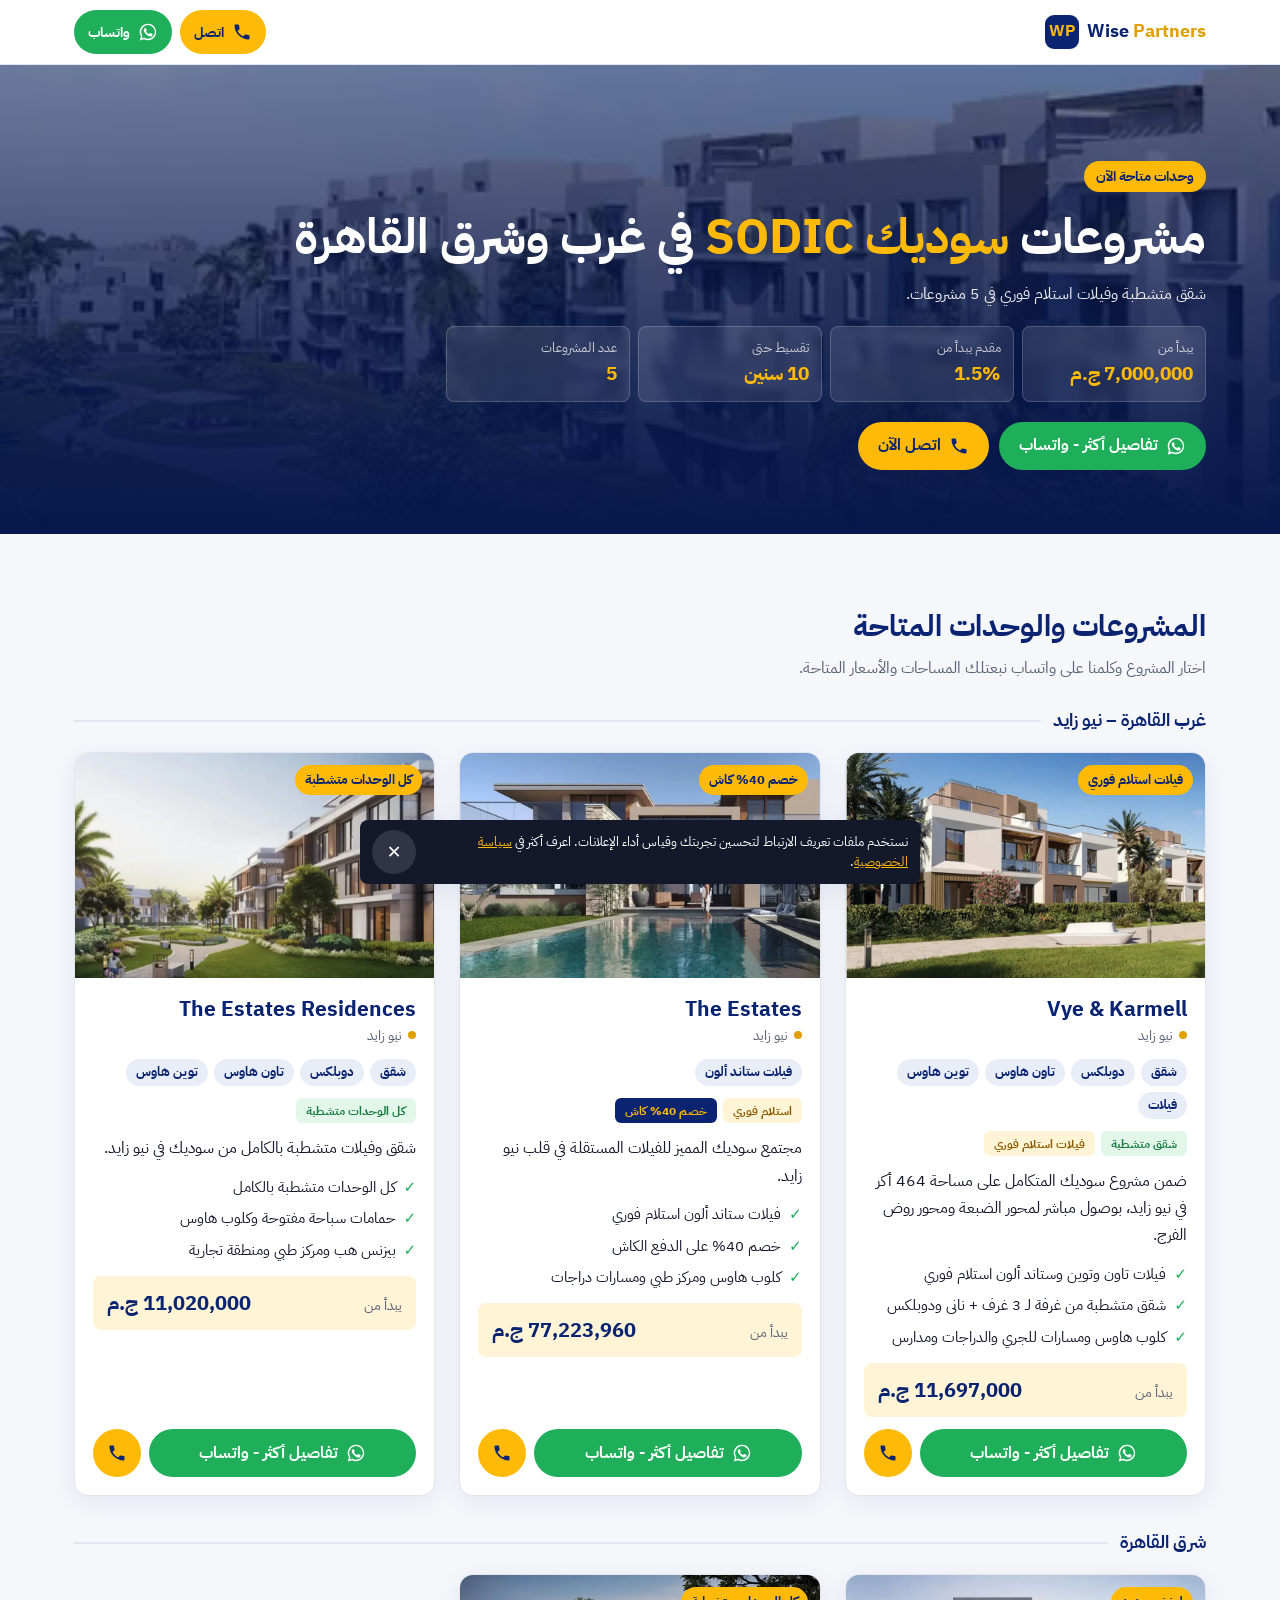
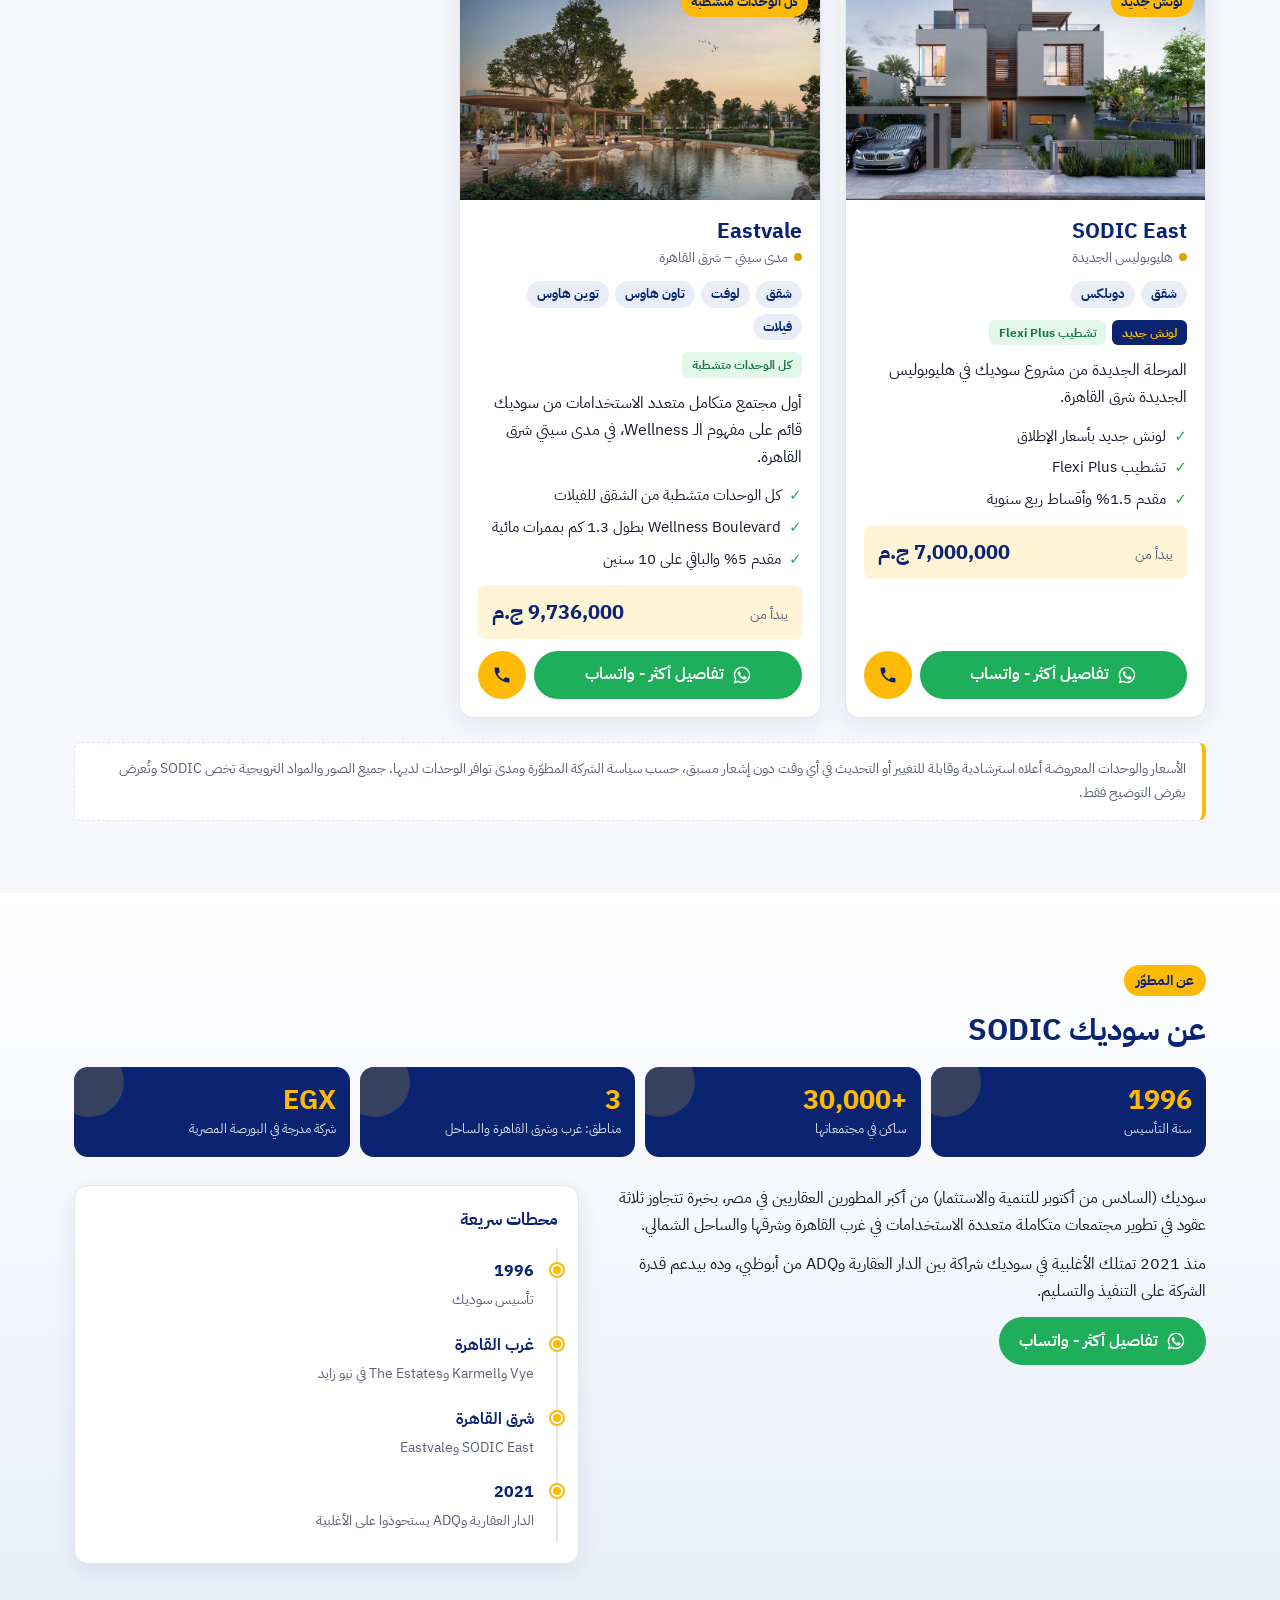
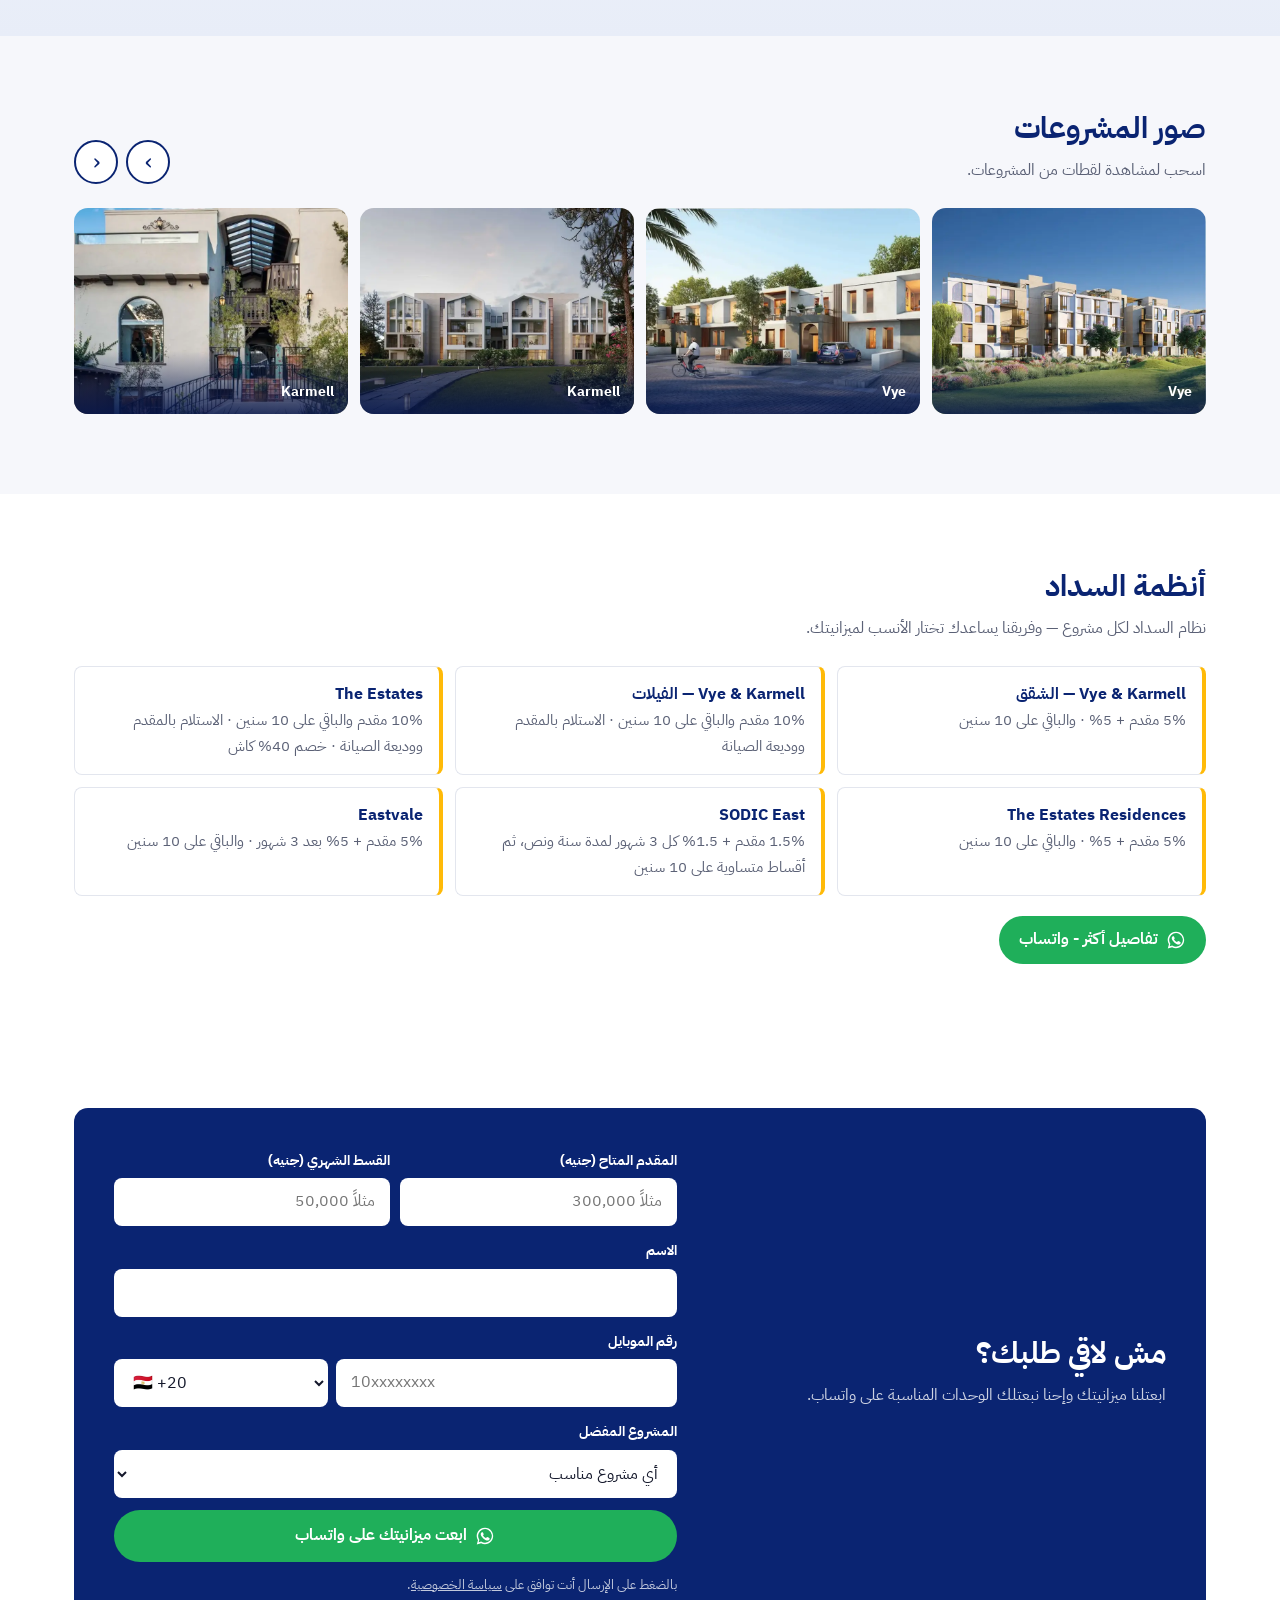
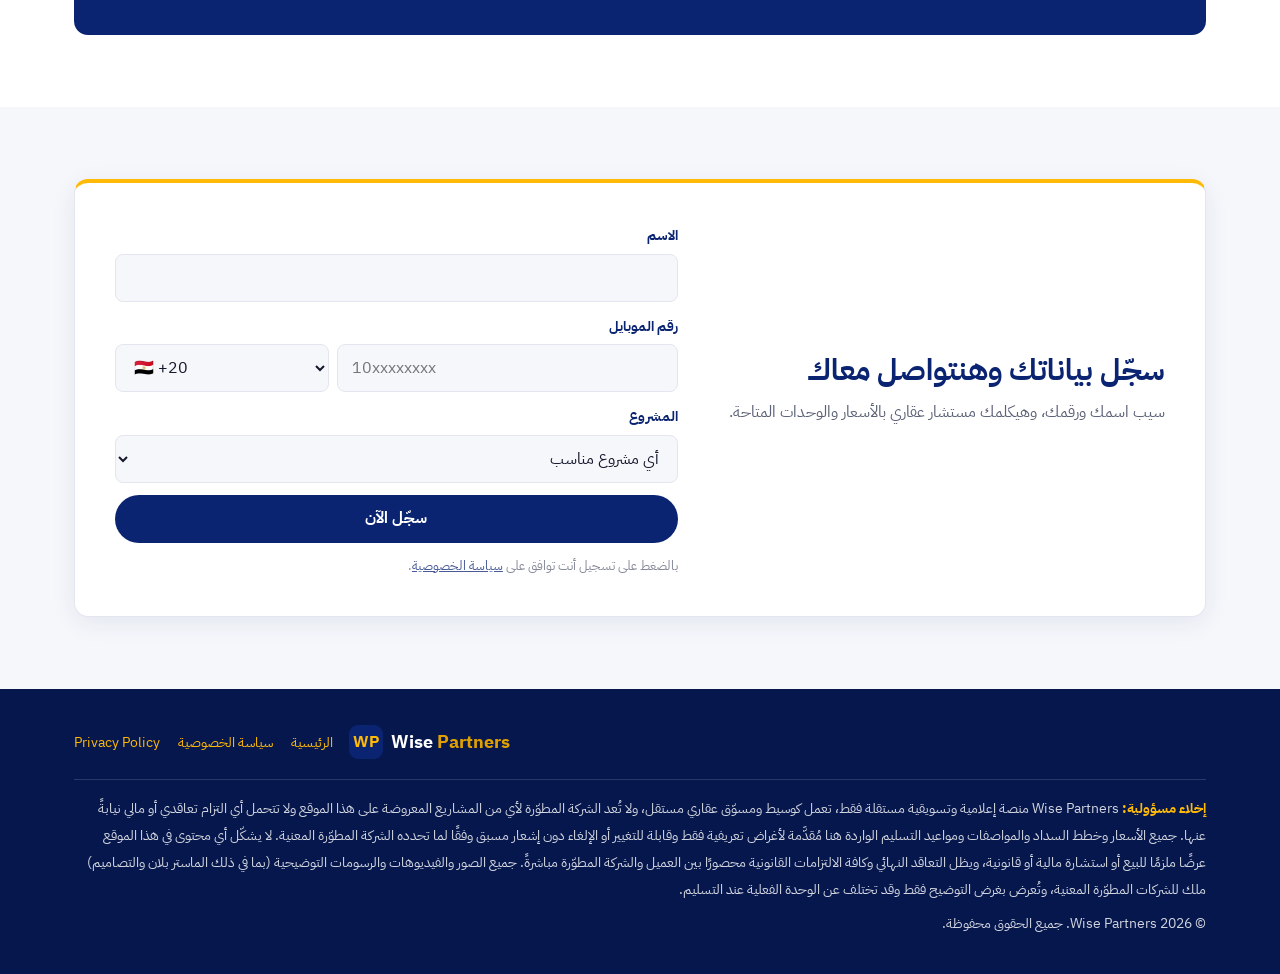
<file: sodic/index.html>
<!doctype html>
<html lang="ar" dir="rtl">
<head>
<meta charset="utf-8">
<meta name="viewport" content="width=device-width, initial-scale=1">
<title>مشروعات سوديك SODIC – الأسعار وأنظمة السداد | Wise Partners</title>
<meta name="description" content="أسعار ومساحات وحدات سوديك المتاحة في Vye وKarmell وThe Estates وThe Estates Residences وSODIC East وEastvale، وأنظمة السداد حتى 10 سنين.">

<link rel="canonical" href="https://wisepartners-eg.com/sodic/">
<meta property="og:type" content="website">
<meta property="og:title" content="مشروعات سوديك SODIC – الأسعار وأنظمة السداد | Wise Partners">
<meta property="og:description" content="أسعار ومساحات وحدات سوديك المتاحة في Vye وKarmell وThe Estates وThe Estates Residences وSODIC East وEastvale، وأنظمة السداد حتى 10 سنين.">
<meta property="og:url" content="https://wisepartners-eg.com/sodic/">
<meta property="og:image" content="https://wisepartners-eg.com/sodic/img/og.jpg">
<meta property="og:locale" content="ar_EG">
<meta name="theme-color" content="#0A2472">
<link rel="icon" href="/assets/img/favicon.svg" type="image/svg+xml">
<link rel="preload" href="/assets/fonts/plex-arabic-400.woff2" as="font" type="font/woff2" crossorigin>
<link rel="preload" as="image" href="/sodic/img/hero-m.webp" media="(max-width: 767px)" fetchpriority="high">
<link rel="preload" as="image" href="/sodic/img/hero.webp" media="(min-width: 768px)" fetchpriority="high">
<style>@font-face{font-family:"Plex Arabic";src:url("/assets/fonts/plex-arabic-400.woff2") format("woff2");font-weight:400;font-display:swap;unicode-range:U+0600-06FF,U+0750-077F,U+0870-08FF,U+FB50-FDFF,U+FE70-FEFF,U+200C-200E}@font-face{font-family:"Plex Arabic";src:url("/assets/fonts/plex-arabic-700.woff2") format("woff2");font-weight:700;font-display:swap;unicode-range:U+0600-06FF,U+0750-077F,U+0870-08FF,U+FB50-FDFF,U+FE70-FEFF,U+200C-200E}@font-face{font-family:"Plex Arabic";src:url("/assets/fonts/plex-latin-400.woff2") format("woff2");font-weight:400;font-display:swap;unicode-range:U+0000-00FF,U+2000-206F,U+20AC,U+2122,U+2212}@font-face{font-family:"Plex Arabic";src:url("/assets/fonts/plex-latin-700.woff2") format("woff2");font-weight:700;font-display:swap;unicode-range:U+0000-00FF,U+2000-206F,U+20AC,U+2122,U+2212}:root{--lp-navy:#0A2472;--lp-navy-deep:#06174D;--lp-navy-soft:#E8EDF8;--lp-amber:#FFBA08;--lp-amber-deep:#E0A000;--lp-amber-soft:#FFF5D6;--lp-ink:#14182B;--lp-muted:#5B6176;--lp-line:#E3E6EE;--lp-bg:#FFFFFF;--lp-bg-alt:#F6F7FB;--lp-wa:#1FAF5A;--lp-white:#FFFFFF;--lp-font:"Plex Arabic",system-ui,-apple-system,"Segoe UI",Tahoma,sans-serif;--lp-radius:14px;--lp-radius-sm:8px;--lp-gap:16px;--lp-gutter:16px;--lp-max:1180px;--lp-shadow:0 6px 24px rgba(10,36,114,.08);--lp-header-h:64px;}*,*::before,*::after{box-sizing:border-box}html{scroll-behavior:smooth;-webkit-text-size-adjust:100%}body{margin:0;font-family:var(--lp-font);font-size:16px;line-height:1.7;color:var(--lp-ink);background:var(--lp-bg);overflow-x:hidden}img{max-width:100%;height:auto;display:block}a{color:inherit}h1,h2,h3,p{margin:0}button,input,select{font:inherit}.lp-container{width:100%;max-width:var(--lp-max);margin-inline:auto;padding-inline:var(--lp-gutter)}.lp-section{padding-block:48px}.lp-section--alt{background:var(--lp-bg-alt)}.lp-section__title{font-size:1.5rem;font-weight:700;color:var(--lp-navy);line-height:1.35;margin-block-end:8px}.lp-section__lead{color:var(--lp-muted);margin-block-end:24px;max-width:720px}.lp-ltr{direction:ltr;unicode-bidi:isolate;display:inline-block}.lp-sr{position:absolute;width:1px;height:1px;overflow:hidden;clip:rect(0 0 0 0);white-space:nowrap}.lp-btn{display:inline-flex;align-items:center;justify-content:center;gap:8px;min-height:48px;padding-inline:20px;border-radius:999px;border:0;font-weight:700;font-size:1rem;text-decoration:none;cursor:pointer;transition:transform .15s ease,background-color .15s ease;white-space:nowrap}.lp-btn:active{transform:scale(.98)}.lp-btn svg{width:20px;height:20px;flex:none}.lp-btn--wa{background:var(--lp-wa);color:var(--lp-white)}.lp-btn--wa:hover{background:#178f49}.lp-btn--call{background:var(--lp-amber);color:var(--lp-navy)}.lp-btn--call:hover{background:var(--lp-amber-deep)}.lp-btn--ghost{background:transparent;color:var(--lp-navy);border:2px solid var(--lp-navy)}.lp-btn--ghost:hover{background:var(--lp-navy);color:var(--lp-white)}.lp-btn--primary{background:var(--lp-navy);color:var(--lp-white)}.lp-btn--primary:hover{background:var(--lp-navy-deep)}.lp-btn--sm{min-height:44px;padding-inline:14px;font-size:.9rem}.lp-btn--block{width:100%}.lp-header{position:sticky;top:0;z-index:50;background:var(--lp-white);border-block-end:1px solid var(--lp-line)}.lp-header__inner{display:flex;align-items:center;justify-content:space-between;gap:12px;min-height:var(--lp-header-h)}.lp-logo{display:inline-flex;align-items:center;gap:8px;text-decoration:none;color:var(--lp-navy);font-weight:700;font-size:1.15rem;direction:ltr}.lp-logo__mark{width:34px;height:34px;border-radius:9px;background:var(--lp-navy);color:var(--lp-amber);display:grid;place-items:center;font-size:1rem;letter-spacing:-.5px}.lp-logo__text span{color:var(--lp-amber-deep)}.lp-header__actions{display:flex;gap:8px}.lp-header__actions .lp-btn__label{display:none}.lp-hero{position:relative;color:var(--lp-white);background:var(--lp-navy);isolation:isolate;overflow:hidden}.lp-hero__media{position:absolute;inset:0;z-index:-2}.lp-hero__media img{width:100%;height:100%;object-fit:cover}.lp-hero::after{content:"";position:absolute;inset:0;z-index:-1;background:linear-gradient(180deg,rgba(6,23,77,.55) 0%,rgba(6,23,77,.88) 70%,var(--lp-navy-deep) 100%)}.lp-hero__inner{padding-block:56px 40px}.lp-eyebrow{display:inline-block;background:var(--lp-amber);color:var(--lp-navy);font-weight:700;font-size:.85rem;padding:4px 12px;border-radius:999px;margin-block-end:14px}.lp-hero__title{font-size:1.85rem;line-height:1.3;font-weight:700;margin-block-end:12px}.lp-hero__title em{font-style:normal;color:var(--lp-amber)}.lp-hero__sub{font-size:1.05rem;opacity:.92;max-width:640px;margin-block-end:24px}.lp-hero__ctas{display:flex;flex-wrap:wrap;gap:10px}.lp-stats{background:var(--lp-navy-deep);color:var(--lp-white)}.lp-stats__grid{display:grid;grid-template-columns:repeat(2,1fr);gap:1px;background:rgba(255,255,255,.12);border-radius:var(--lp-radius);overflow:hidden;transform:translateY(-1px)}.lp-stat{background:var(--lp-navy-deep);padding:16px 12px;text-align:center}.lp-stat__label{display:block;font-size:.8rem;opacity:.75}.lp-stat__value{display:block;font-size:1.15rem;font-weight:700;color:var(--lp-amber)}.lp-stats .lp-container{padding-block:0 20px}.lp-about{display:grid;gap:20px}.lp-about p{color:var(--lp-muted)}.lp-about__facts{display:grid;gap:10px;padding:0;margin:0;list-style:none}.lp-about__facts li{display:flex;gap:10px;align-items:flex-start;background:var(--lp-navy-soft);border-radius:var(--lp-radius-sm);padding:12px 14px;color:var(--lp-navy);font-weight:700;font-size:.95rem}.lp-about__facts li::before{content:"";flex:none;width:8px;height:8px;margin-block-start:10px;border-radius:50%;background:var(--lp-amber)}.lp-group{margin-block:32px 16px;display:flex;align-items:center;gap:12px;color:var(--lp-navy);font-weight:700;font-size:1.1rem}.lp-group::after{content:"";flex:1;height:2px;background:var(--lp-line)}.lp-group:first-of-type{margin-block-start:8px}.lp-cards{display:grid;gap:24px}.lp-card{background:var(--lp-white);border:1px solid var(--lp-line);border-radius:var(--lp-radius);box-shadow:var(--lp-shadow);overflow:hidden;display:flex;flex-direction:column;scroll-margin-top:calc(var(--lp-header-h) + 12px)}.lp-card__media{position:relative;aspect-ratio:16/10;background:var(--lp-navy-soft)}.lp-card__media img{width:100%;height:100%;object-fit:cover}.lp-card__badge{position:absolute;inset-block-start:12px;inset-inline-start:12px;background:var(--lp-amber);color:var(--lp-navy);font-size:.8rem;font-weight:700;padding:4px 10px;border-radius:999px}.lp-card__body{padding:18px;display:flex;flex-direction:column;gap:12px;flex:1}.lp-card__name{font-size:1.3rem;font-weight:700;color:var(--lp-navy);line-height:1.3}.lp-card__meta{display:flex;flex-wrap:wrap;gap:6px 12px;font-size:.88rem;color:var(--lp-muted)}.lp-card__meta span{display:inline-flex;align-items:center;gap:6px}.lp-card__meta span::before{content:"";width:6px;height:6px;border-radius:50%;background:var(--lp-amber-deep)}.lp-card__blurb{color:var(--lp-ink)}.lp-points{list-style:none;margin:0;padding:0;display:grid;gap:6px}.lp-points li{display:flex;gap:8px;align-items:flex-start;font-size:.95rem}.lp-points li::before{content:"✓";flex:none;color:var(--lp-wa);font-weight:700}.lp-card__price{display:flex;align-items:baseline;justify-content:space-between;gap:8px;flex-wrap:wrap;background:var(--lp-amber-soft);border-radius:var(--lp-radius-sm);padding:10px 14px}.lp-card__price small{color:var(--lp-muted);font-size:.85rem}.lp-card__price strong{color:var(--lp-navy);font-size:1.25rem}.lp-units{width:100%;border-collapse:collapse;font-size:.88rem}.lp-units caption{text-align:start;font-weight:700;color:var(--lp-navy);padding-block-end:6px}.lp-units th,.lp-units td{padding:9px 6px;text-align:start;border-block-end:1px solid var(--lp-line);vertical-align:top}.lp-units thead th{font-size:.78rem;color:var(--lp-muted);font-weight:700;background:var(--lp-bg-alt)}.lp-units td:last-child,.lp-units th:last-child{text-align:end;white-space:nowrap}.lp-units td:nth-child(2){white-space:nowrap}.lp-units .lp-units__phase td{background:var(--lp-navy-soft);color:var(--lp-navy);font-weight:700;font-size:.85rem}.lp-units__price{font-weight:700;color:var(--lp-navy)}.lp-tag{display:inline-block;margin-inline-start:6px;font-size:.7rem;font-weight:700;line-height:1;padding:4px 7px;border-radius:999px;vertical-align:middle;white-space:nowrap}.lp-tag--fin{background:#E3F6EA;color:#147A3E}.lp-tag--rtm{background:var(--lp-amber-soft);color:#8A5A00}.lp-units-wrap{overflow-x:auto;-webkit-overflow-scrolling:touch}.lp-card__cta{margin-block-start:auto;display:grid;gap:8px;grid-template-columns:1fr 1fr}.lp-card__cta .lp-btn--primary{grid-column:1 / -1}.lp-gallery{display:grid;grid-template-columns:repeat(2,1fr);gap:10px}.lp-gallery figure{margin:0;position:relative;border-radius:var(--lp-radius-sm);overflow:hidden;aspect-ratio:4/3;background:var(--lp-navy-soft)}.lp-gallery img{width:100%;height:100%;object-fit:cover}.lp-gallery figcaption{position:absolute;inset-inline:0;inset-block-end:0;padding:20px 10px 8px;color:var(--lp-white);font-size:.8rem;font-weight:700;background:linear-gradient(transparent,rgba(6,23,77,.85))}.lp-pay{display:grid;gap:12px}.lp-pay__item{background:var(--lp-white);border:1px solid var(--lp-line);border-inline-start:4px solid var(--lp-amber);border-radius:var(--lp-radius-sm);padding:14px 16px}.lp-pay__name{font-weight:700;color:var(--lp-navy)}.lp-pay__plan{color:var(--lp-muted);font-size:.95rem}.lp-pay__cta{margin-block-start:20px;display:flex;flex-wrap:wrap;gap:10px}.lp-form-wrap{background:var(--lp-navy);color:var(--lp-white);border-radius:var(--lp-radius);padding:24px 18px;display:grid;gap:20px}.lp-form-wrap .lp-section__title{color:var(--lp-white)}.lp-form-wrap .lp-section__lead{color:rgba(255,255,255,.8);margin-block-end:0}.lp-form{display:grid;gap:12px}.lp-field{display:grid;gap:6px}.lp-field label{font-size:.9rem;font-weight:700}.lp-input,.lp-select{width:100%;min-height:48px;padding-inline:14px;border-radius:var(--lp-radius-sm);border:1px solid transparent;background:var(--lp-white);color:var(--lp-ink);font-size:16px}.lp-input:focus,.lp-select:focus{outline:3px solid var(--lp-amber);outline-offset:1px}.lp-phone{display:grid;grid-template-columns:minmax(118px,38%) 1fr;gap:8px;direction:ltr}.lp-phone .lp-input{text-align:left}.lp-field__error{display:none;color:var(--lp-amber);font-size:.85rem}.lp-field.is-invalid .lp-field__error{display:block}.lp-field.is-invalid .lp-input{border-color:var(--lp-amber)}.lp-hp{position:absolute;width:1px;height:1px;overflow:hidden;clip-path:inset(50%);white-space:nowrap}.lp-form__note{font-size:.8rem;opacity:.75}.lp-form .lp-btn--wa{min-height:52px}.lp-footer{background:var(--lp-navy-deep);color:rgba(255,255,255,.82);padding-block:36px 96px;font-size:.88rem}.lp-footer__top{display:grid;gap:16px;margin-block-end:20px}.lp-footer .lp-logo{color:var(--lp-white)}.lp-footer__links{display:flex;flex-wrap:wrap;gap:8px 18px}.lp-footer__links a{color:var(--lp-amber);text-decoration:none}.lp-footer__links a:hover{text-decoration:underline}.lp-footer__legal{border-block-start:1px solid rgba(255,255,255,.14);padding-block-start:16px;display:grid;gap:8px}.lp-sticky{position:fixed;inset-inline:0;inset-block-end:0;z-index:60;display:grid;grid-template-columns:1fr 1fr 1fr;gap:8px;padding:8px var(--lp-gutter) calc(8px + env(safe-area-inset-bottom));background:var(--lp-white);border-block-start:1px solid var(--lp-line);box-shadow:0 -6px 18px rgba(10,36,114,.08)}.lp-sticky .lp-btn{min-height:46px;padding-inline:8px;font-size:.92rem}.lp-cookie{position:fixed;inset-inline:var(--lp-gutter);inset-block-end:76px;z-index:70;display:flex;align-items:center;gap:10px;max-width:560px;margin-inline:auto;background:var(--lp-ink);color:var(--lp-white);padding:10px 12px;border-radius:var(--lp-radius-sm);font-size:.82rem;line-height:1.5;box-shadow:var(--lp-shadow);transition:opacity .3s ease,transform .3s ease}.lp-cookie[hidden]{display:none}.lp-cookie.is-out{opacity:0;transform:translateY(10px)}.lp-cookie a{color:var(--lp-amber)}.lp-cookie__close{flex:none;width:44px;height:44px;border:0;border-radius:50%;background:rgba(255,255,255,.12);color:var(--lp-white);font-size:1.1rem;cursor:pointer}.lp-pages{display:grid;gap:20px}.lp-page-card{display:flex;flex-direction:column;text-decoration:none;color:inherit;background:var(--lp-white);border:1px solid var(--lp-line);border-radius:var(--lp-radius);overflow:hidden;box-shadow:var(--lp-shadow);transition:transform .2s ease}.lp-page-card:hover{transform:translateY(-3px)}.lp-page-card__media{aspect-ratio:16/9;background:var(--lp-navy-soft)}.lp-page-card__media img{width:100%;height:100%;object-fit:cover}.lp-page-card__body{padding:18px;display:grid;gap:8px}.lp-page-card__name{font-size:1.25rem;font-weight:700;color:var(--lp-navy)}.lp-page-card__go{color:var(--lp-navy);font-weight:700}.lp-legal{max-width:820px}.lp-legal h1{font-size:1.75rem;color:var(--lp-navy);margin-block-end:8px}.lp-legal h2{font-size:1.15rem;color:var(--lp-navy);margin-block:28px 8px}.lp-legal p,.lp-legal li{color:var(--lp-ink)}.lp-legal ul{padding-inline-start:20px}.lp-center{min-height:60vh;display:grid;place-items:center;text-align:center}.lp-center__box{display:grid;gap:14px;justify-items:center;max-width:520px}@media (min-width:768px){:root{--lp-gutter:24px}.lp-section{padding-block:72px}.lp-section__title{font-size:1.9rem}.lp-header__actions .lp-btn__label{display:inline}.lp-hero__inner{padding-block:96px 64px}.lp-hero__title{font-size:2.6rem}.lp-stats__grid{grid-template-columns:repeat(4,1fr)}.lp-about{grid-template-columns:1.3fr 1fr;align-items:start}.lp-cards{grid-template-columns:repeat(2,1fr)}.lp-gallery{grid-template-columns:repeat(3,1fr)}.lp-pay{grid-template-columns:repeat(2,1fr)}.lp-form-wrap{grid-template-columns:1fr 1.2fr;padding:40px;align-items:center}.lp-pages{grid-template-columns:repeat(2,1fr)}.lp-footer__top{grid-template-columns:1fr auto;align-items:center}.lp-cookie{inset-block-end:16px}}@media (min-width:1024px){.lp-sticky{display:none}.lp-footer{padding-block-end:36px}.lp-hero__title{font-size:3rem}.lp-cards{grid-template-columns:repeat(3,1fr)}.lp-gallery{grid-template-columns:repeat(4,1fr)}.lp-pay{grid-template-columns:repeat(3,1fr)}}@media (prefers-reduced-motion:reduce){*{transition:none!important;scroll-behavior:auto!important}}.lp-hero__sub{font-size:1rem;margin-block-end:18px}.lp-hero__stats{display:grid;grid-template-columns:repeat(2,1fr);gap:8px;margin-block-end:20px;max-width:760px}.lp-hero__stats .lp-stat{background:rgba(255,255,255,.1);border:1px solid rgba(255,255,255,.18);border-radius:var(--lp-radius-sm);padding:10px 12px;text-align:start;backdrop-filter:blur(4px)}.lp-hero__stats .lp-stat__value{font-size:1.2rem}.lp-hero__ctas .lp-btn{flex:1 1 auto}.lp-card__loc{color:var(--lp-muted);font-size:.9rem;display:flex;align-items:center;gap:6px}.lp-card__loc::before{content:"";width:8px;height:8px;border-radius:50%;background:var(--lp-amber-deep);flex:none}.lp-chips{list-style:none;margin:0;padding:0;display:flex;flex-wrap:wrap;gap:6px}.lp-chips li{background:var(--lp-navy-soft);color:var(--lp-navy);font-size:.8rem;font-weight:700;padding:5px 10px;border-radius:999px;line-height:1.3}.lp-feats{display:flex;flex-wrap:wrap;gap:6px}.lp-feat{font-size:.78rem;font-weight:700;padding:4px 10px;border-radius:6px;line-height:1.4}.lp-feat--fin{background:#E3F6EA;color:#147A3E}.lp-feat--rtm{background:var(--lp-amber-soft);color:#8A5A00}.lp-feat--off{background:var(--lp-navy);color:var(--lp-amber)}.lp-card__cta{display:flex;gap:8px;margin-block-start:auto;grid-template-columns:none}.lp-card__cta .lp-btn--wa{flex:1;min-width:0;padding-inline:12px}.lp-btn--icon{inline-size:48px;padding:0;flex:none}.lp-card__reg{align-self:center;font-size:.85rem;color:var(--lp-navy);font-weight:700;text-decoration:none;padding-block:4px;min-height:32px;display:inline-flex;align-items:center}.lp-card__reg:hover{text-decoration:underline}.lp-carousel__head{display:flex;align-items:flex-end;justify-content:space-between;gap:12px}.lp-carousel__nav{display:flex;gap:8px;margin-block-end:24px}.lp-carousel__btn{inline-size:44px;block-size:44px;border-radius:50%;border:2px solid var(--lp-navy);background:var(--lp-white);color:var(--lp-navy);font-size:1.5rem;line-height:1;cursor:pointer}.lp-carousel__btn:hover{background:var(--lp-navy);color:var(--lp-white)}.lp-carousel{display:grid;grid-auto-flow:column;grid-auto-columns:85%;gap:12px;overflow-x:auto;scroll-snap-type:x mandatory;scroll-behavior:smooth;padding-block-end:8px;scrollbar-width:thin;overscroll-behavior-x:contain}.lp-carousel:focus-visible{outline:3px solid var(--lp-amber);outline-offset:4px}.lp-carousel__slide{margin:0;position:relative;scroll-snap-align:start;border-radius:var(--lp-radius);overflow:hidden;aspect-ratio:4/3;background:var(--lp-navy-soft)}.lp-carousel__slide img{width:100%;height:100%;object-fit:cover}.lp-carousel__slide figcaption{position:absolute;inset-inline:0;inset-block-end:0;padding:28px 14px 10px;color:var(--lp-white);font-weight:700;font-size:.9rem;background:linear-gradient(transparent,rgba(6,23,77,.85))}.lp-about-sec{background:linear-gradient(180deg,var(--lp-white),var(--lp-navy-soft))}.lp-kpis{display:grid;grid-template-columns:repeat(2,1fr);gap:10px;margin-block:16px 28px}.lp-kpi{background:var(--lp-navy);color:var(--lp-white);border-radius:var(--lp-radius);padding:18px 14px;display:grid;gap:4px;position:relative;overflow:hidden}.lp-kpi::after{content:"";position:absolute;inset-inline-end:-20px;inset-block-start:-20px;inline-size:70px;block-size:70px;border-radius:50%;background:rgba(255,186,8,.18)}.lp-kpi__num{font-size:1.7rem;font-weight:700;color:var(--lp-amber);line-height:1.1}.lp-kpi__label{font-size:.82rem;opacity:.85;line-height:1.5}.lp-about{display:grid;gap:20px}.lp-about__text{display:grid;gap:12px;align-content:start;justify-items:start}.lp-about__text p{color:var(--lp-ink)}.lp-about__panel{background:var(--lp-white);border:1px solid var(--lp-line);border-radius:var(--lp-radius);padding:20px;box-shadow:var(--lp-shadow)}.lp-about__panel h3{color:var(--lp-navy);font-size:1.05rem;margin-block-end:14px}.lp-bars{list-style:none;margin:0;padding:0;display:grid;gap:14px}.lp-bar__top{display:flex;justify-content:space-between;gap:8px;font-size:.88rem;font-weight:700;color:var(--lp-ink);margin-block-end:6px}.lp-bar{block-size:10px;background:var(--lp-navy-soft);border-radius:999px;overflow:hidden}.lp-bar span{display:block;block-size:100%;background:linear-gradient(90deg,var(--lp-navy),#2C4DB3);border-radius:999px}.lp-timeline{list-style:none;margin:0;padding:0;display:grid;gap:0;position:relative}.lp-timeline li{display:grid;gap:2px;padding-block:10px;padding-inline-start:22px;position:relative;border-inline-start:2px solid var(--lp-line)}.lp-timeline li::before{content:"";position:absolute;inset-inline-start:-7px;inset-block-start:16px;inline-size:12px;block-size:12px;border-radius:50%;background:var(--lp-amber);border:2px solid var(--lp-white);box-shadow:0 0 0 2px var(--lp-amber)}.lp-timeline strong{color:var(--lp-navy)}.lp-timeline span{color:var(--lp-muted);font-size:.9rem}@media (min-width:768px){.lp-hero__stats{grid-template-columns:repeat(4,1fr)}.lp-hero__ctas .lp-btn{flex:0 0 auto}.lp-carousel{grid-auto-columns:calc((100% - 24px)/3)}.lp-kpis{grid-template-columns:repeat(4,1fr)}.lp-about{grid-template-columns:1.2fr 1fr;align-items:start}}@media (min-width:1024px){.lp-carousel{grid-auto-columns:calc((100% - 36px)/4)}}.lp-steps{list-style:none;margin:0;padding:0;display:grid;gap:10px;counter-reset:s}.lp-steps li{display:flex;align-items:center;gap:14px;background:var(--lp-white);border:1px solid var(--lp-line);border-radius:var(--lp-radius);padding:16px 18px;box-shadow:var(--lp-shadow);position:relative}.lp-steps li::before{counter-increment:s;content:counter(s);flex:none;inline-size:32px;block-size:32px;border-radius:50%;background:var(--lp-amber);color:var(--lp-navy);font-weight:700;display:grid;place-items:center}.lp-steps__num{font-size:1.5rem;font-weight:700;color:var(--lp-navy);order:2}.lp-steps__label{color:var(--lp-muted);order:1}@media (min-width:768px){.lp-steps{grid-template-columns:repeat(3,1fr)}.lp-steps li{flex-direction:column;align-items:flex-start;gap:6px}.lp-steps__num{order:1}.lp-steps__label{order:2}}.lp-header{transition:transform .3s ease}.lp-header.is-hidden{transform:translateY(-100%)}.lp-note{margin-block-start:24px;padding:14px 16px;border-radius:var(--lp-radius-sm);background:var(--lp-white);border:1px dashed var(--lp-line);border-inline-start:4px solid var(--lp-amber);color:var(--lp-muted);font-size:.85rem;line-height:1.8}.lp-footer__legal p{line-height:1.9}.lp-footer__legal strong{color:var(--lp-amber)}.lp-legal-hero{background:var(--lp-navy);color:var(--lp-white);padding-block:48px 40px;position:relative}.lp-legal-hero h1{font-size:2rem;margin-block-end:8px}.lp-legal-hero p{opacity:.9}.lp-legal-hero__upd{margin-block-start:12px;display:inline-block;background:rgba(255,255,255,.12);padding:4px 12px;border-radius:999px;font-size:.85rem}.lp-legal-hero__lang{position:absolute;inset-inline-end:var(--lp-gutter);inset-block-start:16px;color:var(--lp-amber);font-weight:700;text-decoration:none;border:1px solid rgba(255,186,8,.5);border-radius:999px;padding:4px 12px;font-size:.85rem}.lp-legal-wrap{display:grid;gap:28px}.lp-legal__toc{background:var(--lp-bg-alt);border:1px solid var(--lp-line);border-radius:var(--lp-radius);padding:18px}.lp-legal__toc h2{font-size:1rem;color:var(--lp-navy);margin-block-end:10px}.lp-legal__toc ol{list-style:none;margin:0;padding:0;display:grid;gap:4px}.lp-legal__toc a{display:flex;gap:8px;text-decoration:none;color:var(--lp-ink);font-size:.92rem;padding:5px 6px;border-radius:6px}.lp-legal__toc a:hover{background:var(--lp-navy-soft);color:var(--lp-navy)}.lp-legal__toc a span{color:var(--lp-amber-deep);font-weight:700}.lp-legal{max-width:none}.lp-legal__sec{padding-block:18px;border-block-end:1px solid var(--lp-line);scroll-margin-top:20px}.lp-legal__sec h2{display:flex;align-items:center;gap:10px;font-size:1.15rem;color:var(--lp-navy);margin-block:0 10px}.lp-legal__n{flex:none;inline-size:30px;block-size:30px;border-radius:50%;background:var(--lp-navy);color:var(--lp-amber);display:grid;place-items:center;font-size:.85rem}.lp-legal__sec p{margin-block-end:8px}.lp-legal__sec ul{margin:6px 0 0;padding-inline-start:20px;display:grid;gap:4px}.lp-legal__contact{display:flex;flex-wrap:wrap;align-items:center;gap:10px;margin-block-start:12px}.lp-legal__contact span{color:var(--lp-muted);direction:ltr}@media (min-width:1024px){.lp-legal-wrap{grid-template-columns:280px 1fr;align-items:start}.lp-legal__toc{position:sticky;top:20px}}.lp-form__row{display:grid;grid-template-columns:1fr 1fr;gap:10px}.lp-money{direction:ltr;text-align:right}@media (max-width:359px){.lp-form__row{grid-template-columns:1fr}}.lp-hero__media picture{display:block;width:100%;height:100%}.lp-reg{background:var(--lp-white);border:1px solid var(--lp-line);border-block-start:4px solid var(--lp-amber);border-radius:var(--lp-radius);box-shadow:var(--lp-shadow);padding:24px 18px;display:grid;gap:18px}.lp-reg .lp-field label{color:var(--lp-navy)}.lp-reg .lp-input,.lp-reg .lp-select{border-color:var(--lp-line);background:var(--lp-bg-alt)}.lp-reg .lp-field__error{color:#C0392B}.lp-reg .lp-field.is-invalid .lp-input{border-color:#C0392B}.lp-reg .lp-form__note{color:var(--lp-muted)}.lp-reg .lp-form__note a{color:var(--lp-navy)}.lp-reg .lp-form__fail{color:#C0392B;font-size:.9rem}.lp-reg .lp-form__fail a{color:var(--lp-navy);font-weight:700}@media (min-width:768px){.lp-reg{grid-template-columns:1fr 1.2fr;padding:40px;align-items:center}}</style>
<!-- Google Tag Manager -->
<script>(function(w,d,s,l,i){w[l]=w[l]||[];w[l].push({'gtm.start':
new Date().getTime(),event:'gtm.js'});var f=d.getElementsByTagName(s)[0],
j=d.createElement(s),dl=l!='dataLayer'?'&l='+l:'';j.async=true;j.src=
'https://www.googletagmanager.com/gtm.js?id='+i+dl;f.parentNode.insertBefore(j,f);
})(window,document,'script','dataLayer','GTM-WLM5DKV6');</script>
<!-- End Google Tag Manager -->
</head>
<body data-page-type="grouped" data-project="SODIC" data-phone="201014935943" data-whatsapp="201225558122" data-wa-text="مرحبًا، أريد معرفة الأسعار والمتاح في مشروعات سوديك SODIC">
<!-- Google Tag Manager (noscript) -->
<noscript><iframe src="https://www.googletagmanager.com/ns.html?id=GTM-WLM5DKV6" height="0" width="0" style="display:none;visibility:hidden"></iframe></noscript>
<!-- End Google Tag Manager (noscript) -->
<header class="lp-header">
  <div class="lp-container lp-header__inner">
    <a class="lp-logo" href="/" aria-label="Wise Partners — الرئيسية"><span class="lp-logo__mark">WP</span><span class="lp-logo__text">Wise <span>Partners</span></span></a>
    <div class="lp-header__actions">
      <a class="lp-btn lp-btn--call lp-btn--sm" data-call href="#" aria-label="اتصل بنا"><svg viewBox="0 0 24 24" aria-hidden="true" fill="currentColor"><path d="M6.6 10.8a15.1 15.1 0 0 0 6.6 6.6l2.2-2.2c.3-.3.7-.4 1-.2 1.1.4 2.3.6 3.6.6.6 0 1 .4 1 1V20c0 .6-.4 1-1 1A17 17 0 0 1 3 4c0-.6.4-1 1-1h3.5c.6 0 1 .4 1 1 0 1.3.2 2.5.6 3.6.1.3 0 .7-.2 1l-2.3 2.2Z"/></svg><span class="lp-btn__label">اتصل</span></a>
      <a class="lp-btn lp-btn--wa lp-btn--sm" data-wa href="#" aria-label="واتساب"><svg viewBox="0 0 24 24" aria-hidden="true" fill="currentColor"><path d="M12.04 2a9.9 9.9 0 0 0-8.5 15l-1.4 5.1 5.2-1.4A9.9 9.9 0 1 0 12.04 2Zm0 18.1a8.2 8.2 0 0 1-4.2-1.2l-.3-.2-3.1.8.8-3-.2-.3a8.2 8.2 0 1 1 7 3.9Zm4.5-6.1c-.2-.1-1.5-.7-1.7-.8-.2-.1-.4-.1-.6.1l-.8 1c-.1.2-.3.2-.5.1a6.7 6.7 0 0 1-3.3-2.9c-.3-.4.3-.4.7-1.4.1-.2 0-.3 0-.4l-.8-1.8c-.2-.5-.4-.4-.6-.4h-.5a1 1 0 0 0-.7.3 3 3 0 0 0-.9 2.2 5.2 5.2 0 0 0 1.1 2.7 11.8 11.8 0 0 0 4.5 4c1.7.7 2.3.8 3.1.6a2.7 2.7 0 0 0 1.8-1.2 2.2 2.2 0 0 0 .2-1.3c-.1-.1-.2-.2-.5-.3Z"/></svg><span class="lp-btn__label">واتساب</span></a>
    </div>
  </div>
</header>
<main>
<section class="lp-hero">
  <div class="lp-hero__media"><picture><source media="(max-width: 767px)" srcset="img/hero-m.webp" width="640" height="860"><img src="img/hero.webp" alt="SODIC" width="1600" height="900" fetchpriority="high"></picture></div>
  <div class="lp-container lp-hero__inner">
    <span class="lp-eyebrow">وحدات متاحة الآن</span>
    <h1 class="lp-hero__title">مشروعات <em>سوديك SODIC</em> في غرب وشرق القاهرة</h1>
    <p class="lp-hero__sub">شقق متشطبة وفيلات استلام فوري في 5 مشروعات.</p>
    <div class="lp-hero__stats"><div class="lp-stat"><span class="lp-stat__label">يبدأ من</span><span class="lp-stat__value"><span class="lp-ltr">7,000,000</span> ج.م</span></div><div class="lp-stat"><span class="lp-stat__label">مقدم يبدأ من</span><span class="lp-stat__value"><span class="lp-ltr">1.5%</span></span></div><div class="lp-stat"><span class="lp-stat__label">تقسيط حتى</span><span class="lp-stat__value"><span class="lp-ltr">10</span> سنين</span></div><div class="lp-stat"><span class="lp-stat__label">عدد المشروعات</span><span class="lp-stat__value"><span class="lp-ltr">5</span></span></div></div>
    <div class="lp-hero__ctas">
      <a class="lp-btn lp-btn--wa" data-wa href="#"><svg viewBox="0 0 24 24" aria-hidden="true" fill="currentColor"><path d="M12.04 2a9.9 9.9 0 0 0-8.5 15l-1.4 5.1 5.2-1.4A9.9 9.9 0 1 0 12.04 2Zm0 18.1a8.2 8.2 0 0 1-4.2-1.2l-.3-.2-3.1.8.8-3-.2-.3a8.2 8.2 0 1 1 7 3.9Zm4.5-6.1c-.2-.1-1.5-.7-1.7-.8-.2-.1-.4-.1-.6.1l-.8 1c-.1.2-.3.2-.5.1a6.7 6.7 0 0 1-3.3-2.9c-.3-.4.3-.4.7-1.4.1-.2 0-.3 0-.4l-.8-1.8c-.2-.5-.4-.4-.6-.4h-.5a1 1 0 0 0-.7.3 3 3 0 0 0-.9 2.2 5.2 5.2 0 0 0 1.1 2.7 11.8 11.8 0 0 0 4.5 4c1.7.7 2.3.8 3.1.6a2.7 2.7 0 0 0 1.8-1.2 2.2 2.2 0 0 0 .2-1.3c-.1-.1-.2-.2-.5-.3Z"/></svg>تفاصيل أكثر - واتساب</a>
      <a class="lp-btn lp-btn--call" data-call href="#"><svg viewBox="0 0 24 24" aria-hidden="true" fill="currentColor"><path d="M6.6 10.8a15.1 15.1 0 0 0 6.6 6.6l2.2-2.2c.3-.3.7-.4 1-.2 1.1.4 2.3.6 3.6.6.6 0 1 .4 1 1V20c0 .6-.4 1-1 1A17 17 0 0 1 3 4c0-.6.4-1 1-1h3.5c.6 0 1 .4 1 1 0 1.3.2 2.5.6 3.6.1.3 0 .7-.2 1l-2.3 2.2Z"/></svg>اتصل الآن</a>
    </div>
  </div>
</section>

<section class="lp-section lp-section--alt" id="projects">
  <div class="lp-container">
    <h2 class="lp-section__title">المشروعات والوحدات المتاحة</h2>
    <p class="lp-section__lead">اختار المشروع وكلمنا على واتساب نبعتلك المساحات والأسعار المتاحة.</p>
    <h3 class="lp-group">غرب القاهرة – نيو زايد</h3><div class="lp-cards"><article class="lp-card" id="vye-karmell">
  <div class="lp-card__media">
    <img src="img/vye-karmell.webp" alt="Vye &amp; Karmell" width="960" height="600" loading="lazy" decoding="async">
    <span class="lp-card__badge">فيلات استلام فوري</span>
  </div>
  <div class="lp-card__body">
    <div>
      <h3 class="lp-card__name">Vye &amp; Karmell</h3>
      <p class="lp-card__loc">نيو زايد</p>
    </div>
    <ul class="lp-chips" aria-label="أنواع الوحدات"><li>شقق</li><li>دوبلكس</li><li>تاون هاوس</li><li>توين هاوس</li><li>فيلات</li></ul>
    <div class="lp-feats"><span class="lp-feat lp-feat--fin">شقق متشطبة</span><span class="lp-feat lp-feat--rtm">فيلات استلام فوري</span></div>
    <p class="lp-card__blurb">ضمن مشروع سوديك المتكامل على مساحة 464 أكر في نيو زايد، بوصول مباشر لمحور الضبعة ومحور روض الفرج.</p>
    <ul class="lp-points"><li>فيلات تاون وتوين وستاند ألون استلام فوري</li><li>شقق متشطبة من غرفة لـ 3 غرف + نانى ودوبلكس</li><li>كلوب هاوس ومسارات للجري والدراجات ومدارس</li></ul>
    <div class="lp-card__price"><small>يبدأ من</small><strong><span class="lp-ltr">11,697,000</span> ج.م</strong></div>
    <div class="lp-card__cta">
      <a class="lp-btn lp-btn--wa" data-wa data-wa-msg="مرحبًا، أريد معرفة الأسعار والمتاح في مشروعات سوديك SODIC — مشروع Vye &amp; Karmell" href="#"><svg viewBox="0 0 24 24" aria-hidden="true" fill="currentColor"><path d="M12.04 2a9.9 9.9 0 0 0-8.5 15l-1.4 5.1 5.2-1.4A9.9 9.9 0 1 0 12.04 2Zm0 18.1a8.2 8.2 0 0 1-4.2-1.2l-.3-.2-3.1.8.8-3-.2-.3a8.2 8.2 0 1 1 7 3.9Zm4.5-6.1c-.2-.1-1.5-.7-1.7-.8-.2-.1-.4-.1-.6.1l-.8 1c-.1.2-.3.2-.5.1a6.7 6.7 0 0 1-3.3-2.9c-.3-.4.3-.4.7-1.4.1-.2 0-.3 0-.4l-.8-1.8c-.2-.5-.4-.4-.6-.4h-.5a1 1 0 0 0-.7.3 3 3 0 0 0-.9 2.2 5.2 5.2 0 0 0 1.1 2.7 11.8 11.8 0 0 0 4.5 4c1.7.7 2.3.8 3.1.6a2.7 2.7 0 0 0 1.8-1.2 2.2 2.2 0 0 0 .2-1.3c-.1-.1-.2-.2-.5-.3Z"/></svg>تفاصيل أكثر - واتساب</a>
      <a class="lp-btn lp-btn--call lp-btn--icon" data-call href="#" aria-label="اتصل بخصوص Vye &amp; Karmell"><svg viewBox="0 0 24 24" aria-hidden="true" fill="currentColor"><path d="M6.6 10.8a15.1 15.1 0 0 0 6.6 6.6l2.2-2.2c.3-.3.7-.4 1-.2 1.1.4 2.3.6 3.6.6.6 0 1 .4 1 1V20c0 .6-.4 1-1 1A17 17 0 0 1 3 4c0-.6.4-1 1-1h3.5c.6 0 1 .4 1 1 0 1.3.2 2.5.6 3.6.1.3 0 .7-.2 1l-2.3 2.2Z"/></svg></a>
    </div>
  </div>
</article><article class="lp-card" id="the-estates">
  <div class="lp-card__media">
    <img src="img/the-estates.webp" alt="The Estates" width="960" height="600" loading="lazy" decoding="async">
    <span class="lp-card__badge">خصم 40% كاش</span>
  </div>
  <div class="lp-card__body">
    <div>
      <h3 class="lp-card__name">The Estates</h3>
      <p class="lp-card__loc">نيو زايد</p>
    </div>
    <ul class="lp-chips" aria-label="أنواع الوحدات"><li>فيلات ستاند ألون</li></ul>
    <div class="lp-feats"><span class="lp-feat lp-feat--rtm">استلام فوري</span><span class="lp-feat lp-feat--off">خصم 40% كاش</span></div>
    <p class="lp-card__blurb">مجتمع سوديك المميز للفيلات المستقلة في قلب نيو زايد.</p>
    <ul class="lp-points"><li>فيلات ستاند ألون استلام فوري</li><li>خصم 40% على الدفع الكاش</li><li>كلوب هاوس ومركز طبي ومسارات دراجات</li></ul>
    <div class="lp-card__price"><small>يبدأ من</small><strong><span class="lp-ltr">77,223,960</span> ج.م</strong></div>
    <div class="lp-card__cta">
      <a class="lp-btn lp-btn--wa" data-wa data-wa-msg="مرحبًا، أريد معرفة الأسعار والمتاح في مشروعات سوديك SODIC — مشروع The Estates" href="#"><svg viewBox="0 0 24 24" aria-hidden="true" fill="currentColor"><path d="M12.04 2a9.9 9.9 0 0 0-8.5 15l-1.4 5.1 5.2-1.4A9.9 9.9 0 1 0 12.04 2Zm0 18.1a8.2 8.2 0 0 1-4.2-1.2l-.3-.2-3.1.8.8-3-.2-.3a8.2 8.2 0 1 1 7 3.9Zm4.5-6.1c-.2-.1-1.5-.7-1.7-.8-.2-.1-.4-.1-.6.1l-.8 1c-.1.2-.3.2-.5.1a6.7 6.7 0 0 1-3.3-2.9c-.3-.4.3-.4.7-1.4.1-.2 0-.3 0-.4l-.8-1.8c-.2-.5-.4-.4-.6-.4h-.5a1 1 0 0 0-.7.3 3 3 0 0 0-.9 2.2 5.2 5.2 0 0 0 1.1 2.7 11.8 11.8 0 0 0 4.5 4c1.7.7 2.3.8 3.1.6a2.7 2.7 0 0 0 1.8-1.2 2.2 2.2 0 0 0 .2-1.3c-.1-.1-.2-.2-.5-.3Z"/></svg>تفاصيل أكثر - واتساب</a>
      <a class="lp-btn lp-btn--call lp-btn--icon" data-call href="#" aria-label="اتصل بخصوص The Estates"><svg viewBox="0 0 24 24" aria-hidden="true" fill="currentColor"><path d="M6.6 10.8a15.1 15.1 0 0 0 6.6 6.6l2.2-2.2c.3-.3.7-.4 1-.2 1.1.4 2.3.6 3.6.6.6 0 1 .4 1 1V20c0 .6-.4 1-1 1A17 17 0 0 1 3 4c0-.6.4-1 1-1h3.5c.6 0 1 .4 1 1 0 1.3.2 2.5.6 3.6.1.3 0 .7-.2 1l-2.3 2.2Z"/></svg></a>
    </div>
  </div>
</article><article class="lp-card" id="estates-residences">
  <div class="lp-card__media">
    <img src="img/estates-residences.webp" alt="The Estates Residences" width="960" height="600" loading="lazy" decoding="async">
    <span class="lp-card__badge">كل الوحدات متشطبة</span>
  </div>
  <div class="lp-card__body">
    <div>
      <h3 class="lp-card__name">The Estates Residences</h3>
      <p class="lp-card__loc">نيو زايد</p>
    </div>
    <ul class="lp-chips" aria-label="أنواع الوحدات"><li>شقق</li><li>دوبلكس</li><li>تاون هاوس</li><li>توين هاوس</li></ul>
    <div class="lp-feats"><span class="lp-feat lp-feat--fin">كل الوحدات متشطبة</span></div>
    <p class="lp-card__blurb">شقق وفيلات متشطبة بالكامل من سوديك في نيو زايد.</p>
    <ul class="lp-points"><li>كل الوحدات متشطبة بالكامل</li><li>حمامات سباحة مفتوحة وكلوب هاوس</li><li>بيزنس هب ومركز طبي ومنطقة تجارية</li></ul>
    <div class="lp-card__price"><small>يبدأ من</small><strong><span class="lp-ltr">11,020,000</span> ج.م</strong></div>
    <div class="lp-card__cta">
      <a class="lp-btn lp-btn--wa" data-wa data-wa-msg="مرحبًا، أريد معرفة الأسعار والمتاح في مشروعات سوديك SODIC — مشروع The Estates Residences" href="#"><svg viewBox="0 0 24 24" aria-hidden="true" fill="currentColor"><path d="M12.04 2a9.9 9.9 0 0 0-8.5 15l-1.4 5.1 5.2-1.4A9.9 9.9 0 1 0 12.04 2Zm0 18.1a8.2 8.2 0 0 1-4.2-1.2l-.3-.2-3.1.8.8-3-.2-.3a8.2 8.2 0 1 1 7 3.9Zm4.5-6.1c-.2-.1-1.5-.7-1.7-.8-.2-.1-.4-.1-.6.1l-.8 1c-.1.2-.3.2-.5.1a6.7 6.7 0 0 1-3.3-2.9c-.3-.4.3-.4.7-1.4.1-.2 0-.3 0-.4l-.8-1.8c-.2-.5-.4-.4-.6-.4h-.5a1 1 0 0 0-.7.3 3 3 0 0 0-.9 2.2 5.2 5.2 0 0 0 1.1 2.7 11.8 11.8 0 0 0 4.5 4c1.7.7 2.3.8 3.1.6a2.7 2.7 0 0 0 1.8-1.2 2.2 2.2 0 0 0 .2-1.3c-.1-.1-.2-.2-.5-.3Z"/></svg>تفاصيل أكثر - واتساب</a>
      <a class="lp-btn lp-btn--call lp-btn--icon" data-call href="#" aria-label="اتصل بخصوص The Estates Residences"><svg viewBox="0 0 24 24" aria-hidden="true" fill="currentColor"><path d="M6.6 10.8a15.1 15.1 0 0 0 6.6 6.6l2.2-2.2c.3-.3.7-.4 1-.2 1.1.4 2.3.6 3.6.6.6 0 1 .4 1 1V20c0 .6-.4 1-1 1A17 17 0 0 1 3 4c0-.6.4-1 1-1h3.5c.6 0 1 .4 1 1 0 1.3.2 2.5.6 3.6.1.3 0 .7-.2 1l-2.3 2.2Z"/></svg></a>
    </div>
  </div>
</article></div><h3 class="lp-group">شرق القاهرة</h3><div class="lp-cards"><article class="lp-card" id="sodic-east">
  <div class="lp-card__media">
    <img src="img/sodic-east.webp" alt="SODIC East" width="960" height="600" loading="lazy" decoding="async">
    <span class="lp-card__badge">لونش جديد</span>
  </div>
  <div class="lp-card__body">
    <div>
      <h3 class="lp-card__name">SODIC East</h3>
      <p class="lp-card__loc">هليوبوليس الجديدة</p>
    </div>
    <ul class="lp-chips" aria-label="أنواع الوحدات"><li>شقق</li><li>دوبلكس</li></ul>
    <div class="lp-feats"><span class="lp-feat lp-feat--off">لونش جديد</span><span class="lp-feat lp-feat--fin">تشطيب Flexi Plus</span></div>
    <p class="lp-card__blurb">المرحلة الجديدة من مشروع سوديك في هليوبوليس الجديدة شرق القاهرة.</p>
    <ul class="lp-points"><li>لونش جديد بأسعار الإطلاق</li><li>تشطيب Flexi Plus</li><li>مقدم 1.5% وأقساط ربع سنوية</li></ul>
    <div class="lp-card__price"><small>يبدأ من</small><strong><span class="lp-ltr">7,000,000</span> ج.م</strong></div>
    <div class="lp-card__cta">
      <a class="lp-btn lp-btn--wa" data-wa data-wa-msg="مرحبًا، أريد معرفة الأسعار والمتاح في مشروعات سوديك SODIC — مشروع SODIC East" href="#"><svg viewBox="0 0 24 24" aria-hidden="true" fill="currentColor"><path d="M12.04 2a9.9 9.9 0 0 0-8.5 15l-1.4 5.1 5.2-1.4A9.9 9.9 0 1 0 12.04 2Zm0 18.1a8.2 8.2 0 0 1-4.2-1.2l-.3-.2-3.1.8.8-3-.2-.3a8.2 8.2 0 1 1 7 3.9Zm4.5-6.1c-.2-.1-1.5-.7-1.7-.8-.2-.1-.4-.1-.6.1l-.8 1c-.1.2-.3.2-.5.1a6.7 6.7 0 0 1-3.3-2.9c-.3-.4.3-.4.7-1.4.1-.2 0-.3 0-.4l-.8-1.8c-.2-.5-.4-.4-.6-.4h-.5a1 1 0 0 0-.7.3 3 3 0 0 0-.9 2.2 5.2 5.2 0 0 0 1.1 2.7 11.8 11.8 0 0 0 4.5 4c1.7.7 2.3.8 3.1.6a2.7 2.7 0 0 0 1.8-1.2 2.2 2.2 0 0 0 .2-1.3c-.1-.1-.2-.2-.5-.3Z"/></svg>تفاصيل أكثر - واتساب</a>
      <a class="lp-btn lp-btn--call lp-btn--icon" data-call href="#" aria-label="اتصل بخصوص SODIC East"><svg viewBox="0 0 24 24" aria-hidden="true" fill="currentColor"><path d="M6.6 10.8a15.1 15.1 0 0 0 6.6 6.6l2.2-2.2c.3-.3.7-.4 1-.2 1.1.4 2.3.6 3.6.6.6 0 1 .4 1 1V20c0 .6-.4 1-1 1A17 17 0 0 1 3 4c0-.6.4-1 1-1h3.5c.6 0 1 .4 1 1 0 1.3.2 2.5.6 3.6.1.3 0 .7-.2 1l-2.3 2.2Z"/></svg></a>
    </div>
  </div>
</article><article class="lp-card" id="eastvale">
  <div class="lp-card__media">
    <img src="img/eastvale.webp" alt="Eastvale" width="960" height="600" loading="lazy" decoding="async">
    <span class="lp-card__badge">كل الوحدات متشطبة</span>
  </div>
  <div class="lp-card__body">
    <div>
      <h3 class="lp-card__name">Eastvale</h3>
      <p class="lp-card__loc">مدى سيتي – شرق القاهرة</p>
    </div>
    <ul class="lp-chips" aria-label="أنواع الوحدات"><li>شقق</li><li>لوفت</li><li>تاون هاوس</li><li>توين هاوس</li><li>فيلات</li></ul>
    <div class="lp-feats"><span class="lp-feat lp-feat--fin">كل الوحدات متشطبة</span></div>
    <p class="lp-card__blurb">أول مجتمع متكامل متعدد الاستخدامات من سوديك قائم على مفهوم الـ Wellness، في مدى سيتي شرق القاهرة.</p>
    <ul class="lp-points"><li>كل الوحدات متشطبة من الشقق للفيلات</li><li>Wellness Boulevard بطول 1.3 كم بممرات مائية</li><li>مقدم 5% والباقي على 10 سنين</li></ul>
    <div class="lp-card__price"><small>يبدأ من</small><strong><span class="lp-ltr">9,736,000</span> ج.م</strong></div>
    <div class="lp-card__cta">
      <a class="lp-btn lp-btn--wa" data-wa data-wa-msg="مرحبًا، أريد معرفة الأسعار والمتاح في مشروعات سوديك SODIC — مشروع Eastvale" href="#"><svg viewBox="0 0 24 24" aria-hidden="true" fill="currentColor"><path d="M12.04 2a9.9 9.9 0 0 0-8.5 15l-1.4 5.1 5.2-1.4A9.9 9.9 0 1 0 12.04 2Zm0 18.1a8.2 8.2 0 0 1-4.2-1.2l-.3-.2-3.1.8.8-3-.2-.3a8.2 8.2 0 1 1 7 3.9Zm4.5-6.1c-.2-.1-1.5-.7-1.7-.8-.2-.1-.4-.1-.6.1l-.8 1c-.1.2-.3.2-.5.1a6.7 6.7 0 0 1-3.3-2.9c-.3-.4.3-.4.7-1.4.1-.2 0-.3 0-.4l-.8-1.8c-.2-.5-.4-.4-.6-.4h-.5a1 1 0 0 0-.7.3 3 3 0 0 0-.9 2.2 5.2 5.2 0 0 0 1.1 2.7 11.8 11.8 0 0 0 4.5 4c1.7.7 2.3.8 3.1.6a2.7 2.7 0 0 0 1.8-1.2 2.2 2.2 0 0 0 .2-1.3c-.1-.1-.2-.2-.5-.3Z"/></svg>تفاصيل أكثر - واتساب</a>
      <a class="lp-btn lp-btn--call lp-btn--icon" data-call href="#" aria-label="اتصل بخصوص Eastvale"><svg viewBox="0 0 24 24" aria-hidden="true" fill="currentColor"><path d="M6.6 10.8a15.1 15.1 0 0 0 6.6 6.6l2.2-2.2c.3-.3.7-.4 1-.2 1.1.4 2.3.6 3.6.6.6 0 1 .4 1 1V20c0 .6-.4 1-1 1A17 17 0 0 1 3 4c0-.6.4-1 1-1h3.5c.6 0 1 .4 1 1 0 1.3.2 2.5.6 3.6.1.3 0 .7-.2 1l-2.3 2.2Z"/></svg></a>
    </div>
  </div>
</article></div>
    <p class="lp-note">الأسعار والوحدات المعروضة أعلاه استرشادية وقابلة للتغيير أو التحديث في أي وقت دون إشعار مسبق، حسب سياسة الشركة المطوّرة ومدى توافر الوحدات لديها. جميع الصور والمواد الترويجية تخص SODIC وتُعرض بغرض التوضيح فقط.</p>
  </div>
</section>

<section class="lp-section lp-about-sec" id="about">
  <div class="lp-container">
    <span class="lp-eyebrow">عن المطوّر</span>
    <h2 class="lp-section__title">عن سوديك SODIC</h2>
    <div class="lp-kpis"><div class="lp-kpi"><span class="lp-kpi__num"><span class="lp-ltr">1996</span></span><span class="lp-kpi__label">سنة التأسيس</span></div><div class="lp-kpi"><span class="lp-kpi__num">+<span class="lp-ltr">30,000</span></span><span class="lp-kpi__label">ساكن في مجتمعاتها</span></div><div class="lp-kpi"><span class="lp-kpi__num"><span class="lp-ltr">3</span></span><span class="lp-kpi__label">مناطق: غرب وشرق القاهرة والساحل</span></div><div class="lp-kpi"><span class="lp-kpi__num">EGX</span><span class="lp-kpi__label">شركة مدرجة في البورصة المصرية</span></div></div>
    <div class="lp-about">
      <div class="lp-about__text"><p>سوديك (السادس من أكتوبر للتنمية والاستثمار) من أكبر المطورين العقاريين في مصر، بخبرة تتجاوز ثلاثة عقود في تطوير مجتمعات متكاملة متعددة الاستخدامات في غرب القاهرة وشرقها والساحل الشمالي.</p><p>منذ 2021 تمتلك الأغلبية في سوديك شراكة بين الدار العقارية وADQ من أبوظبي، وده بيدعم قدرة الشركة على التنفيذ والتسليم.</p>
        <a class="lp-btn lp-btn--wa" data-wa href="#"><svg viewBox="0 0 24 24" aria-hidden="true" fill="currentColor"><path d="M12.04 2a9.9 9.9 0 0 0-8.5 15l-1.4 5.1 5.2-1.4A9.9 9.9 0 1 0 12.04 2Zm0 18.1a8.2 8.2 0 0 1-4.2-1.2l-.3-.2-3.1.8.8-3-.2-.3a8.2 8.2 0 1 1 7 3.9Zm4.5-6.1c-.2-.1-1.5-.7-1.7-.8-.2-.1-.4-.1-.6.1l-.8 1c-.1.2-.3.2-.5.1a6.7 6.7 0 0 1-3.3-2.9c-.3-.4.3-.4.7-1.4.1-.2 0-.3 0-.4l-.8-1.8c-.2-.5-.4-.4-.6-.4h-.5a1 1 0 0 0-.7.3 3 3 0 0 0-.9 2.2 5.2 5.2 0 0 0 1.1 2.7 11.8 11.8 0 0 0 4.5 4c1.7.7 2.3.8 3.1.6a2.7 2.7 0 0 0 1.8-1.2 2.2 2.2 0 0 0 .2-1.3c-.1-.1-.2-.2-.5-.3Z"/></svg>تفاصيل أكثر - واتساب</a>
      </div>
      <div class="lp-about__panel"><h3>محطات سريعة</h3><ul class="lp-timeline"><li><strong>1996</strong><span>تأسيس سوديك</span></li><li><strong>غرب القاهرة</strong><span>Vye وKarmell وThe Estates في نيو زايد</span></li><li><strong>شرق القاهرة</strong><span>SODIC East وEastvale</span></li><li><strong>2021</strong><span>الدار العقارية وADQ يستحوذوا على الأغلبية</span></li></ul></div>
    </div>
  </div>
</section>

<section class="lp-section lp-section--alt" id="gallery">
  <div class="lp-container">
    <div class="lp-carousel__head">
      <div>
        <h2 class="lp-section__title">صور المشروعات</h2>
        <p class="lp-section__lead">اسحب لمشاهدة لقطات من المشروعات.</p>
      </div>
      <div class="lp-carousel__nav">
        <button class="lp-carousel__btn" type="button" data-dir="prev" aria-label="السابق">›</button>
        <button class="lp-carousel__btn" type="button" data-dir="next" aria-label="التالي">‹</button>
      </div>
    </div>
    <div class="lp-carousel" data-carousel tabindex="0" aria-label="معرض الصور"><figure class="lp-carousel__slide"><img src="img/gallery-01.webp" alt="Vye" width="800" height="600" loading="lazy" decoding="async"><figcaption>Vye</figcaption></figure><figure class="lp-carousel__slide"><img src="img/gallery-02.webp" alt="Vye" width="800" height="600" loading="lazy" decoding="async"><figcaption>Vye</figcaption></figure><figure class="lp-carousel__slide"><img src="img/gallery-03.webp" alt="Karmell" width="800" height="600" loading="lazy" decoding="async"><figcaption>Karmell</figcaption></figure><figure class="lp-carousel__slide"><img src="img/gallery-04.webp" alt="Karmell" width="800" height="600" loading="lazy" decoding="async"><figcaption>Karmell</figcaption></figure><figure class="lp-carousel__slide"><img src="img/gallery-05.webp" alt="The Estates" width="800" height="600" loading="lazy" decoding="async"><figcaption>The Estates</figcaption></figure><figure class="lp-carousel__slide"><img src="img/gallery-06.webp" alt="The Estates" width="800" height="600" loading="lazy" decoding="async"><figcaption>The Estates</figcaption></figure><figure class="lp-carousel__slide"><img src="img/gallery-07.webp" alt="The Estates Residences" width="800" height="600" loading="lazy" decoding="async"><figcaption>The Estates Residences</figcaption></figure><figure class="lp-carousel__slide"><img src="img/gallery-08.webp" alt="The Estates Residences" width="800" height="600" loading="lazy" decoding="async"><figcaption>The Estates Residences</figcaption></figure><figure class="lp-carousel__slide"><img src="img/gallery-09.webp" alt="SODIC East" width="800" height="600" loading="lazy" decoding="async"><figcaption>SODIC East</figcaption></figure><figure class="lp-carousel__slide"><img src="img/gallery-10.webp" alt="SODIC East" width="800" height="600" loading="lazy" decoding="async"><figcaption>SODIC East</figcaption></figure><figure class="lp-carousel__slide"><img src="img/gallery-11.webp" alt="Eastvale" width="800" height="600" loading="lazy" decoding="async"><figcaption>Eastvale</figcaption></figure><figure class="lp-carousel__slide"><img src="img/gallery-12.webp" alt="Eastvale" width="800" height="600" loading="lazy" decoding="async"><figcaption>Eastvale</figcaption></figure><figure class="lp-carousel__slide"><img src="img/gallery-13.webp" alt="Eastvale" width="800" height="600" loading="lazy" decoding="async"><figcaption>Eastvale</figcaption></figure><figure class="lp-carousel__slide"><img src="img/gallery-14.webp" alt="SODIC East" width="800" height="600" loading="lazy" decoding="async"><figcaption>SODIC East</figcaption></figure></div>
  </div>
</section>

<section class="lp-section" id="payment">
  <div class="lp-container">
    <h2 class="lp-section__title">أنظمة السداد</h2>
    <p class="lp-section__lead">نظام السداد لكل مشروع — وفريقنا يساعدك تختار الأنسب لميزانيتك.</p>
    <div class="lp-pay"><div class="lp-pay__item"><div class="lp-pay__name">Vye &amp; Karmell — الشقق</div><div class="lp-pay__plan">5% مقدم + 5% · والباقي على 10 سنين</div></div><div class="lp-pay__item"><div class="lp-pay__name">Vye &amp; Karmell — الفيلات</div><div class="lp-pay__plan">10% مقدم والباقي على 10 سنين · الاستلام بالمقدم ووديعة الصيانة</div></div><div class="lp-pay__item"><div class="lp-pay__name">The Estates</div><div class="lp-pay__plan">10% مقدم والباقي على 10 سنين · الاستلام بالمقدم ووديعة الصيانة · خصم 40% كاش</div></div><div class="lp-pay__item"><div class="lp-pay__name">The Estates Residences</div><div class="lp-pay__plan">5% مقدم + 5% · والباقي على 10 سنين</div></div><div class="lp-pay__item"><div class="lp-pay__name">SODIC East</div><div class="lp-pay__plan">1.5% مقدم + 1.5% كل 3 شهور لمدة سنة ونص، ثم أقساط متساوية على 10 سنين</div></div><div class="lp-pay__item"><div class="lp-pay__name">Eastvale</div><div class="lp-pay__plan">5% مقدم + 5% بعد 3 شهور · والباقي على 10 سنين</div></div></div>
    <div class="lp-pay__cta">
      <a class="lp-btn lp-btn--wa" data-wa href="#"><svg viewBox="0 0 24 24" aria-hidden="true" fill="currentColor"><path d="M12.04 2a9.9 9.9 0 0 0-8.5 15l-1.4 5.1 5.2-1.4A9.9 9.9 0 1 0 12.04 2Zm0 18.1a8.2 8.2 0 0 1-4.2-1.2l-.3-.2-3.1.8.8-3-.2-.3a8.2 8.2 0 1 1 7 3.9Zm4.5-6.1c-.2-.1-1.5-.7-1.7-.8-.2-.1-.4-.1-.6.1l-.8 1c-.1.2-.3.2-.5.1a6.7 6.7 0 0 1-3.3-2.9c-.3-.4.3-.4.7-1.4.1-.2 0-.3 0-.4l-.8-1.8c-.2-.5-.4-.4-.6-.4h-.5a1 1 0 0 0-.7.3 3 3 0 0 0-.9 2.2 5.2 5.2 0 0 0 1.1 2.7 11.8 11.8 0 0 0 4.5 4c1.7.7 2.3.8 3.1.6a2.7 2.7 0 0 0 1.8-1.2 2.2 2.2 0 0 0 .2-1.3c-.1-.1-.2-.2-.5-.3Z"/></svg>تفاصيل أكثر - واتساب</a>
    </div>
  </div>
</section>

<section class="lp-section" id="lp-register">
  <div class="lp-container">
    <div class="lp-form-wrap">
      <div>
        <h2 class="lp-section__title">مش لاقي طلبك؟</h2>
        <p class="lp-section__lead">ابعتلنا ميزانيتك وإحنا نبعتلك الوحدات المناسبة على واتساب.</p>
      </div>
      <form class="lp-form" id="lp-form" novalidate>
        <div class="lp-form__row">
          <div class="lp-field" data-field="dp">
            <label for="lp-dp">المقدم المتاح (جنيه)</label>
            <input class="lp-input lp-money" id="lp-dp" name="down_payment" type="text" inputmode="numeric" placeholder="مثلاً 300,000" required>
            <span class="lp-field__error">اكتب المقدم المتاح</span>
          </div>
          <div class="lp-field" data-field="inst">
            <label for="lp-inst">القسط الشهري (جنيه)</label>
            <input class="lp-input lp-money" id="lp-inst" name="monthly" type="text" inputmode="numeric" placeholder="مثلاً 50,000" required>
            <span class="lp-field__error">اكتب القسط الشهري</span>
          </div>
        </div>
        <div class="lp-field" data-field="name">
          <label for="lp-name">الاسم</label>
          <input class="lp-input" id="lp-name" name="name_full" type="text" autocomplete="name" required>
          <span class="lp-field__error">من فضلك اكتب اسمك</span>
        </div>
        <div class="lp-field" data-field="phone">
          <label for="lp-phone">رقم الموبايل</label>
          <div class="lp-phone">
            <select class="lp-select" id="lp-cc" name="country_code" aria-label="كود الدولة"></select>
            <input class="lp-input" id="lp-phone" name="phone_local" type="tel" inputmode="tel" autocomplete="tel-national" placeholder="10xxxxxxxx" required>
          </div>
          <span class="lp-field__error">رقم الموبايل غير صحيح</span>
        </div>
        <div class="lp-field">
          <label for="lp-project">المشروع المفضل</label>
          <select class="lp-select" id="lp-project" name="project"><option value="أي مشروع مناسب">أي مشروع مناسب</option><option value="Vye &amp; Karmell">Vye &amp; Karmell</option><option value="The Estates">The Estates</option><option value="The Estates Residences">The Estates Residences</option><option value="SODIC East">SODIC East</option><option value="Eastvale">Eastvale</option></select>
        </div>
        <div class="lp-hp" aria-hidden="true"><label>اترك هذا الحقل فارغًا<input type="text" name="website" tabindex="-1" autocomplete="off"></label></div>
        <button class="lp-btn lp-btn--wa lp-btn--block" type="submit"><svg viewBox="0 0 24 24" aria-hidden="true" fill="currentColor"><path d="M12.04 2a9.9 9.9 0 0 0-8.5 15l-1.4 5.1 5.2-1.4A9.9 9.9 0 1 0 12.04 2Zm0 18.1a8.2 8.2 0 0 1-4.2-1.2l-.3-.2-3.1.8.8-3-.2-.3a8.2 8.2 0 1 1 7 3.9Zm4.5-6.1c-.2-.1-1.5-.7-1.7-.8-.2-.1-.4-.1-.6.1l-.8 1c-.1.2-.3.2-.5.1a6.7 6.7 0 0 1-3.3-2.9c-.3-.4.3-.4.7-1.4.1-.2 0-.3 0-.4l-.8-1.8c-.2-.5-.4-.4-.6-.4h-.5a1 1 0 0 0-.7.3 3 3 0 0 0-.9 2.2 5.2 5.2 0 0 0 1.1 2.7 11.8 11.8 0 0 0 4.5 4c1.7.7 2.3.8 3.1.6a2.7 2.7 0 0 0 1.8-1.2 2.2 2.2 0 0 0 .2-1.3c-.1-.1-.2-.2-.5-.3Z"/></svg>ابعت ميزانيتك على واتساب</button>
        <p class="lp-form__fail" hidden>تعذّر الإرسال. <a href="#" data-form-wa>تواصل معنا على واتساب مباشرة</a></p>
        <p class="lp-form__note">بالضغط على الإرسال أنت توافق على <a href="/privacy-policy.html" style="color:inherit">سياسة الخصوصية</a>.</p>
      </form>
    </div>
  </div>
</section>

<section class="lp-section lp-section--alt" id="lp-lead">
  <div class="lp-container">
    <div class="lp-reg">
      <div class="lp-reg__head">
        <h2 class="lp-section__title">سجّل بياناتك وهنتواصل معاك</h2>
        <p class="lp-section__lead">سيب اسمك ورقمك، وهيكلمك مستشار عقاري بالأسعار والوحدات المتاحة.</p>
      </div>
      <form class="lp-form lp-reg__form" id="lp-sheet-form" novalidate>
        <div class="lp-field" data-field="name">
          <label for="lp-s-name">الاسم</label>
          <input class="lp-input" id="lp-s-name" name="name_full" type="text" autocomplete="name" required>
          <span class="lp-field__error">من فضلك اكتب اسمك</span>
        </div>
        <div class="lp-field" data-field="phone">
          <label for="lp-s-phone">رقم الموبايل</label>
          <div class="lp-phone">
            <select class="lp-select lp-cc" name="country_code" aria-label="كود الدولة"></select>
            <input class="lp-input" id="lp-s-phone" name="phone_local" type="tel" inputmode="tel" autocomplete="tel-national" placeholder="10xxxxxxxx" required>
          </div>
          <span class="lp-field__error">رقم الموبايل غير صحيح</span>
        </div>
        <div class="lp-field">
          <label for="lp-s-project">المشروع</label>
          <select class="lp-select" id="lp-s-project" name="project"><option value="أي مشروع مناسب">أي مشروع مناسب</option><option value="Vye &amp; Karmell">Vye &amp; Karmell</option><option value="The Estates">The Estates</option><option value="The Estates Residences">The Estates Residences</option><option value="SODIC East">SODIC East</option><option value="Eastvale">Eastvale</option></select>
        </div>
        <div class="lp-hp" aria-hidden="true"><label>اترك هذا الحقل فارغًا<input type="text" name="website" tabindex="-1" autocomplete="off"></label></div>
        <button class="lp-btn lp-btn--primary lp-btn--block" type="submit">سجّل الآن</button>
        <p class="lp-form__fail" hidden>تعذّر الإرسال، حاول تاني أو <a href="#" data-form-wa>تواصل معنا على واتساب</a>.</p>
        <p class="lp-form__note">بالضغط على تسجيل أنت توافق على <a href="/privacy-policy.html">سياسة الخصوصية</a>.</p>
      </form>
    </div>
  </div>
</section>
</main>
<footer class="lp-footer">
  <div class="lp-container">
    <div class="lp-footer__top">
      <a class="lp-logo" href="/" aria-label="Wise Partners — الرئيسية"><span class="lp-logo__mark">WP</span><span class="lp-logo__text">Wise <span>Partners</span></span></a>
      <nav class="lp-footer__links" aria-label="روابط">
        <a href="/">الرئيسية</a>
        <a href="/privacy-policy.html">سياسة الخصوصية</a>
        <a href="/en/privacy-policy.html" lang="en">Privacy Policy</a>
      </nav>
    </div>
    <div class="lp-footer__legal">
      <p><strong>إخلاء مسؤولية:</strong> Wise Partners منصة إعلامية وتسويقية مستقلة فقط، تعمل كوسيط ومسوّق عقاري مستقل، ولا تُعد الشركة المطوّرة لأي من المشاريع المعروضة على هذا الموقع ولا تتحمل أي التزام تعاقدي أو مالي نيابةً عنها. جميع الأسعار وخطط السداد والمواصفات ومواعيد التسليم الواردة هنا مُقدَّمة لأغراض تعريفية فقط وقابلة للتغيير أو الإلغاء دون إشعار مسبق وفقًا لما تحدده الشركة المطوّرة المعنية. لا يشكّل أي محتوى في هذا الموقع عرضًا ملزمًا للبيع أو استشارة مالية أو قانونية، ويظل التعاقد النهائي وكافة الالتزامات القانونية محصورًا بين العميل والشركة المطوّرة مباشرةً. جميع الصور والفيديوهات والرسومات التوضيحية (بما في ذلك الماستر بلان والتصاميم) ملك للشركات المطوّرة المعنية، وتُعرض بغرض التوضيح فقط وقد تختلف عن الوحدة الفعلية عند التسليم.</p>
      <p>© <span data-year>2026</span> Wise Partners. جميع الحقوق محفوظة.</p>
    </div>
  </div>
</footer>
<div class="lp-sticky" role="navigation" aria-label="تواصل سريع">
  <a class="lp-btn lp-btn--call" data-call href="#"><svg viewBox="0 0 24 24" aria-hidden="true" fill="currentColor"><path d="M6.6 10.8a15.1 15.1 0 0 0 6.6 6.6l2.2-2.2c.3-.3.7-.4 1-.2 1.1.4 2.3.6 3.6.6.6 0 1 .4 1 1V20c0 .6-.4 1-1 1A17 17 0 0 1 3 4c0-.6.4-1 1-1h3.5c.6 0 1 .4 1 1 0 1.3.2 2.5.6 3.6.1.3 0 .7-.2 1l-2.3 2.2Z"/></svg>اتصل</a>
  <a class="lp-btn lp-btn--wa" data-wa href="#"><svg viewBox="0 0 24 24" aria-hidden="true" fill="currentColor"><path d="M12.04 2a9.9 9.9 0 0 0-8.5 15l-1.4 5.1 5.2-1.4A9.9 9.9 0 1 0 12.04 2Zm0 18.1a8.2 8.2 0 0 1-4.2-1.2l-.3-.2-3.1.8.8-3-.2-.3a8.2 8.2 0 1 1 7 3.9Zm4.5-6.1c-.2-.1-1.5-.7-1.7-.8-.2-.1-.4-.1-.6.1l-.8 1c-.1.2-.3.2-.5.1a6.7 6.7 0 0 1-3.3-2.9c-.3-.4.3-.4.7-1.4.1-.2 0-.3 0-.4l-.8-1.8c-.2-.5-.4-.4-.6-.4h-.5a1 1 0 0 0-.7.3 3 3 0 0 0-.9 2.2 5.2 5.2 0 0 0 1.1 2.7 11.8 11.8 0 0 0 4.5 4c1.7.7 2.3.8 3.1.6a2.7 2.7 0 0 0 1.8-1.2 2.2 2.2 0 0 0 .2-1.3c-.1-.1-.2-.2-.5-.3Z"/></svg>واتساب</a>
  <a class="lp-btn lp-btn--primary" href="#lp-register">ميزانيتك</a>
</div>
<div class="lp-cookie" id="lp-cookie" hidden role="status">
  <p>نستخدم ملفات تعريف الارتباط لتحسين تجربتك وقياس أداء الإعلانات. اعرف أكثر في <a href="/privacy-policy.html">سياسة الخصوصية</a>.</p>
  <button class="lp-cookie__close" type="button" aria-label="إغلاق">✕</button>
</div>
<script src="/js/main.js?v=0459b01f" defer></script>
</body>
</html>
</file>
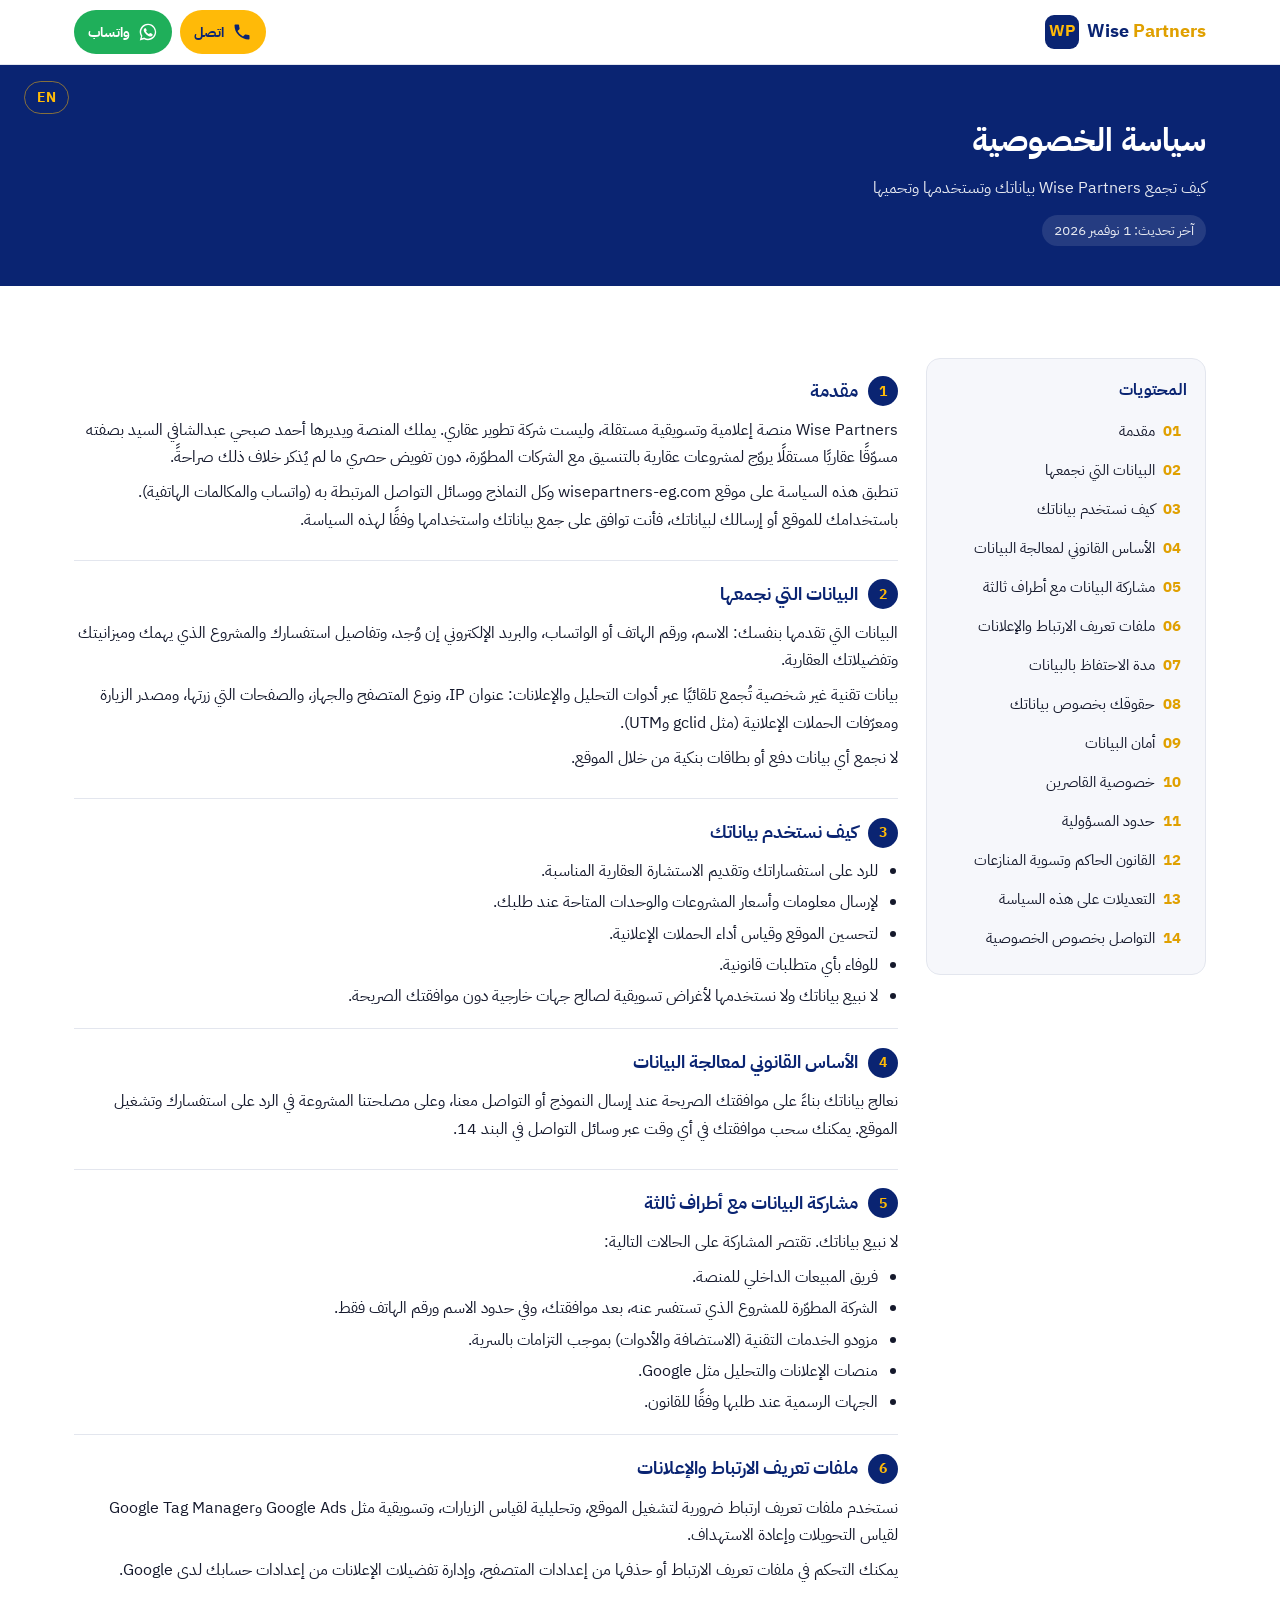
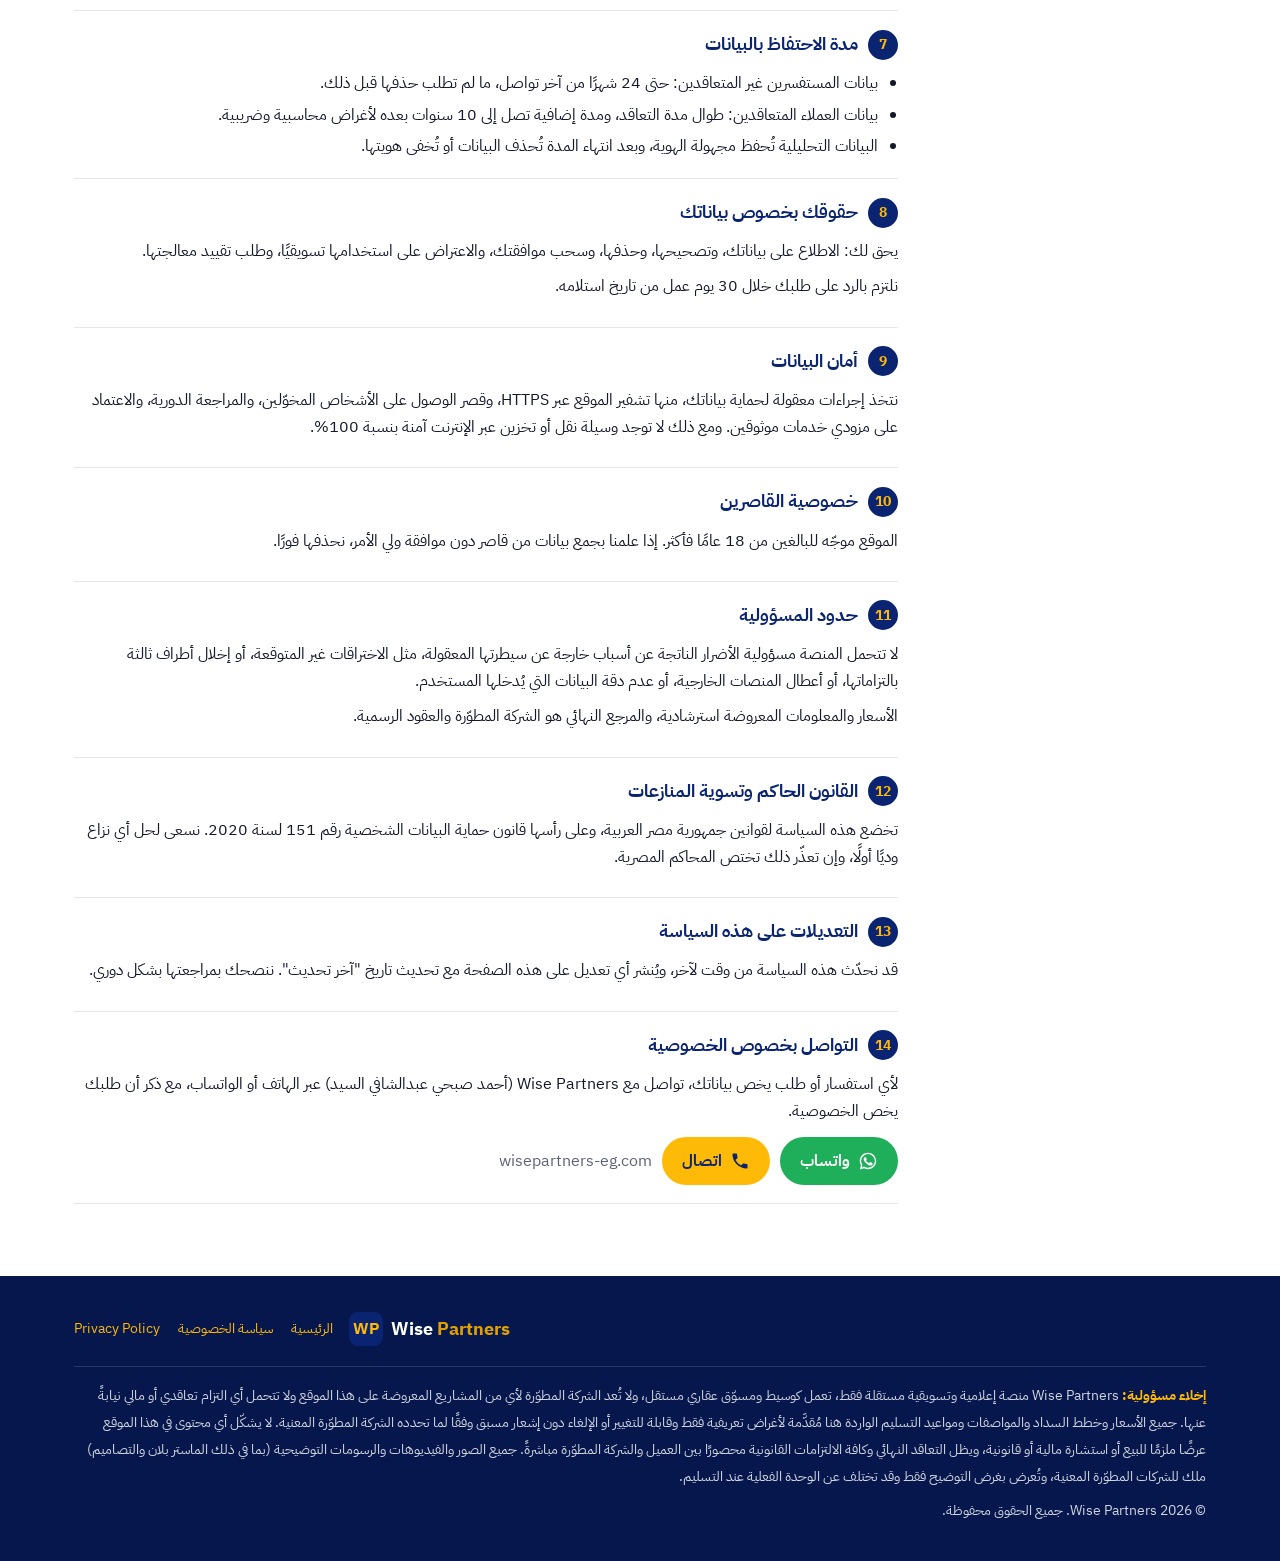
<file: privacy-policy.html>
<!doctype html>
<html lang="ar" dir="rtl">
<head>
<meta charset="utf-8">
<meta name="viewport" content="width=device-width, initial-scale=1">
<title>سياسة الخصوصية | Wise Partners</title>
<meta name="description" content="كيف تجمع Wise Partners بياناتك وتستخدمها وتحميها">

<link rel="canonical" href="https://wisepartners-eg.com/privacy-policy.html">
<meta property="og:type" content="website">
<meta property="og:title" content="سياسة الخصوصية | Wise Partners">
<meta property="og:description" content="كيف تجمع Wise Partners بياناتك وتستخدمها وتحميها">
<meta property="og:url" content="https://wisepartners-eg.com/privacy-policy.html">
<meta property="og:image" content="https://wisepartners-eg.com/sodic/img/og.jpg">
<meta property="og:locale" content="ar_EG">
<meta name="theme-color" content="#0A2472">
<link rel="icon" href="/assets/img/favicon.svg" type="image/svg+xml">
<link rel="preload" href="/assets/fonts/plex-arabic-400.woff2" as="font" type="font/woff2" crossorigin>

<style>@font-face{font-family:"Plex Arabic";src:url("/assets/fonts/plex-arabic-400.woff2") format("woff2");font-weight:400;font-display:swap;unicode-range:U+0600-06FF,U+0750-077F,U+0870-08FF,U+FB50-FDFF,U+FE70-FEFF,U+200C-200E}@font-face{font-family:"Plex Arabic";src:url("/assets/fonts/plex-arabic-700.woff2") format("woff2");font-weight:700;font-display:swap;unicode-range:U+0600-06FF,U+0750-077F,U+0870-08FF,U+FB50-FDFF,U+FE70-FEFF,U+200C-200E}@font-face{font-family:"Plex Arabic";src:url("/assets/fonts/plex-latin-400.woff2") format("woff2");font-weight:400;font-display:swap;unicode-range:U+0000-00FF,U+2000-206F,U+20AC,U+2122,U+2212}@font-face{font-family:"Plex Arabic";src:url("/assets/fonts/plex-latin-700.woff2") format("woff2");font-weight:700;font-display:swap;unicode-range:U+0000-00FF,U+2000-206F,U+20AC,U+2122,U+2212}:root{--lp-navy:#0A2472;--lp-navy-deep:#06174D;--lp-navy-soft:#E8EDF8;--lp-amber:#FFBA08;--lp-amber-deep:#E0A000;--lp-amber-soft:#FFF5D6;--lp-ink:#14182B;--lp-muted:#5B6176;--lp-line:#E3E6EE;--lp-bg:#FFFFFF;--lp-bg-alt:#F6F7FB;--lp-wa:#1FAF5A;--lp-white:#FFFFFF;--lp-font:"Plex Arabic",system-ui,-apple-system,"Segoe UI",Tahoma,sans-serif;--lp-radius:14px;--lp-radius-sm:8px;--lp-gap:16px;--lp-gutter:16px;--lp-max:1180px;--lp-shadow:0 6px 24px rgba(10,36,114,.08);--lp-header-h:64px;}*,*::before,*::after{box-sizing:border-box}html{scroll-behavior:smooth;-webkit-text-size-adjust:100%}body{margin:0;font-family:var(--lp-font);font-size:16px;line-height:1.7;color:var(--lp-ink);background:var(--lp-bg);overflow-x:hidden}img{max-width:100%;height:auto;display:block}a{color:inherit}h1,h2,h3,p{margin:0}button,input,select{font:inherit}.lp-container{width:100%;max-width:var(--lp-max);margin-inline:auto;padding-inline:var(--lp-gutter)}.lp-section{padding-block:48px}.lp-section--alt{background:var(--lp-bg-alt)}.lp-section__title{font-size:1.5rem;font-weight:700;color:var(--lp-navy);line-height:1.35;margin-block-end:8px}.lp-section__lead{color:var(--lp-muted);margin-block-end:24px;max-width:720px}.lp-ltr{direction:ltr;unicode-bidi:isolate;display:inline-block}.lp-sr{position:absolute;width:1px;height:1px;overflow:hidden;clip:rect(0 0 0 0);white-space:nowrap}.lp-btn{display:inline-flex;align-items:center;justify-content:center;gap:8px;min-height:48px;padding-inline:20px;border-radius:999px;border:0;font-weight:700;font-size:1rem;text-decoration:none;cursor:pointer;transition:transform .15s ease,background-color .15s ease;white-space:nowrap}.lp-btn:active{transform:scale(.98)}.lp-btn svg{width:20px;height:20px;flex:none}.lp-btn--wa{background:var(--lp-wa);color:var(--lp-white)}.lp-btn--wa:hover{background:#178f49}.lp-btn--call{background:var(--lp-amber);color:var(--lp-navy)}.lp-btn--call:hover{background:var(--lp-amber-deep)}.lp-btn--ghost{background:transparent;color:var(--lp-navy);border:2px solid var(--lp-navy)}.lp-btn--ghost:hover{background:var(--lp-navy);color:var(--lp-white)}.lp-btn--primary{background:var(--lp-navy);color:var(--lp-white)}.lp-btn--primary:hover{background:var(--lp-navy-deep)}.lp-btn--sm{min-height:44px;padding-inline:14px;font-size:.9rem}.lp-btn--block{width:100%}.lp-header{position:sticky;top:0;z-index:50;background:var(--lp-white);border-block-end:1px solid var(--lp-line)}.lp-header__inner{display:flex;align-items:center;justify-content:space-between;gap:12px;min-height:var(--lp-header-h)}.lp-logo{display:inline-flex;align-items:center;gap:8px;text-decoration:none;color:var(--lp-navy);font-weight:700;font-size:1.15rem;direction:ltr}.lp-logo__mark{width:34px;height:34px;border-radius:9px;background:var(--lp-navy);color:var(--lp-amber);display:grid;place-items:center;font-size:1rem;letter-spacing:-.5px}.lp-logo__text span{color:var(--lp-amber-deep)}.lp-header__actions{display:flex;gap:8px}.lp-header__actions .lp-btn__label{display:none}.lp-hero{position:relative;color:var(--lp-white);background:var(--lp-navy);isolation:isolate;overflow:hidden}.lp-hero__media{position:absolute;inset:0;z-index:-2}.lp-hero__media img{width:100%;height:100%;object-fit:cover}.lp-hero::after{content:"";position:absolute;inset:0;z-index:-1;background:linear-gradient(180deg,rgba(6,23,77,.55) 0%,rgba(6,23,77,.88) 70%,var(--lp-navy-deep) 100%)}.lp-hero__inner{padding-block:56px 40px}.lp-eyebrow{display:inline-block;background:var(--lp-amber);color:var(--lp-navy);font-weight:700;font-size:.85rem;padding:4px 12px;border-radius:999px;margin-block-end:14px}.lp-hero__title{font-size:1.85rem;line-height:1.3;font-weight:700;margin-block-end:12px}.lp-hero__title em{font-style:normal;color:var(--lp-amber)}.lp-hero__sub{font-size:1.05rem;opacity:.92;max-width:640px;margin-block-end:24px}.lp-hero__ctas{display:flex;flex-wrap:wrap;gap:10px}.lp-stats{background:var(--lp-navy-deep);color:var(--lp-white)}.lp-stats__grid{display:grid;grid-template-columns:repeat(2,1fr);gap:1px;background:rgba(255,255,255,.12);border-radius:var(--lp-radius);overflow:hidden;transform:translateY(-1px)}.lp-stat{background:var(--lp-navy-deep);padding:16px 12px;text-align:center}.lp-stat__label{display:block;font-size:.8rem;opacity:.75}.lp-stat__value{display:block;font-size:1.15rem;font-weight:700;color:var(--lp-amber)}.lp-stats .lp-container{padding-block:0 20px}.lp-about{display:grid;gap:20px}.lp-about p{color:var(--lp-muted)}.lp-about__facts{display:grid;gap:10px;padding:0;margin:0;list-style:none}.lp-about__facts li{display:flex;gap:10px;align-items:flex-start;background:var(--lp-navy-soft);border-radius:var(--lp-radius-sm);padding:12px 14px;color:var(--lp-navy);font-weight:700;font-size:.95rem}.lp-about__facts li::before{content:"";flex:none;width:8px;height:8px;margin-block-start:10px;border-radius:50%;background:var(--lp-amber)}.lp-group{margin-block:32px 16px;display:flex;align-items:center;gap:12px;color:var(--lp-navy);font-weight:700;font-size:1.1rem}.lp-group::after{content:"";flex:1;height:2px;background:var(--lp-line)}.lp-group:first-of-type{margin-block-start:8px}.lp-cards{display:grid;gap:24px}.lp-card{background:var(--lp-white);border:1px solid var(--lp-line);border-radius:var(--lp-radius);box-shadow:var(--lp-shadow);overflow:hidden;display:flex;flex-direction:column;scroll-margin-top:calc(var(--lp-header-h) + 12px)}.lp-card__media{position:relative;aspect-ratio:16/10;background:var(--lp-navy-soft)}.lp-card__media img{width:100%;height:100%;object-fit:cover}.lp-card__badge{position:absolute;inset-block-start:12px;inset-inline-start:12px;background:var(--lp-amber);color:var(--lp-navy);font-size:.8rem;font-weight:700;padding:4px 10px;border-radius:999px}.lp-card__body{padding:18px;display:flex;flex-direction:column;gap:12px;flex:1}.lp-card__name{font-size:1.3rem;font-weight:700;color:var(--lp-navy);line-height:1.3}.lp-card__meta{display:flex;flex-wrap:wrap;gap:6px 12px;font-size:.88rem;color:var(--lp-muted)}.lp-card__meta span{display:inline-flex;align-items:center;gap:6px}.lp-card__meta span::before{content:"";width:6px;height:6px;border-radius:50%;background:var(--lp-amber-deep)}.lp-card__blurb{color:var(--lp-ink)}.lp-points{list-style:none;margin:0;padding:0;display:grid;gap:6px}.lp-points li{display:flex;gap:8px;align-items:flex-start;font-size:.95rem}.lp-points li::before{content:"✓";flex:none;color:var(--lp-wa);font-weight:700}.lp-card__price{display:flex;align-items:baseline;justify-content:space-between;gap:8px;flex-wrap:wrap;background:var(--lp-amber-soft);border-radius:var(--lp-radius-sm);padding:10px 14px}.lp-card__price small{color:var(--lp-muted);font-size:.85rem}.lp-card__price strong{color:var(--lp-navy);font-size:1.25rem}.lp-units{width:100%;border-collapse:collapse;font-size:.88rem}.lp-units caption{text-align:start;font-weight:700;color:var(--lp-navy);padding-block-end:6px}.lp-units th,.lp-units td{padding:9px 6px;text-align:start;border-block-end:1px solid var(--lp-line);vertical-align:top}.lp-units thead th{font-size:.78rem;color:var(--lp-muted);font-weight:700;background:var(--lp-bg-alt)}.lp-units td:last-child,.lp-units th:last-child{text-align:end;white-space:nowrap}.lp-units td:nth-child(2){white-space:nowrap}.lp-units .lp-units__phase td{background:var(--lp-navy-soft);color:var(--lp-navy);font-weight:700;font-size:.85rem}.lp-units__price{font-weight:700;color:var(--lp-navy)}.lp-tag{display:inline-block;margin-inline-start:6px;font-size:.7rem;font-weight:700;line-height:1;padding:4px 7px;border-radius:999px;vertical-align:middle;white-space:nowrap}.lp-tag--fin{background:#E3F6EA;color:#147A3E}.lp-tag--rtm{background:var(--lp-amber-soft);color:#8A5A00}.lp-units-wrap{overflow-x:auto;-webkit-overflow-scrolling:touch}.lp-card__cta{margin-block-start:auto;display:grid;gap:8px;grid-template-columns:1fr 1fr}.lp-card__cta .lp-btn--primary{grid-column:1 / -1}.lp-gallery{display:grid;grid-template-columns:repeat(2,1fr);gap:10px}.lp-gallery figure{margin:0;position:relative;border-radius:var(--lp-radius-sm);overflow:hidden;aspect-ratio:4/3;background:var(--lp-navy-soft)}.lp-gallery img{width:100%;height:100%;object-fit:cover}.lp-gallery figcaption{position:absolute;inset-inline:0;inset-block-end:0;padding:20px 10px 8px;color:var(--lp-white);font-size:.8rem;font-weight:700;background:linear-gradient(transparent,rgba(6,23,77,.85))}.lp-pay{display:grid;gap:12px}.lp-pay__item{background:var(--lp-white);border:1px solid var(--lp-line);border-inline-start:4px solid var(--lp-amber);border-radius:var(--lp-radius-sm);padding:14px 16px}.lp-pay__name{font-weight:700;color:var(--lp-navy)}.lp-pay__plan{color:var(--lp-muted);font-size:.95rem}.lp-pay__cta{margin-block-start:20px;display:flex;flex-wrap:wrap;gap:10px}.lp-form-wrap{background:var(--lp-navy);color:var(--lp-white);border-radius:var(--lp-radius);padding:24px 18px;display:grid;gap:20px}.lp-form-wrap .lp-section__title{color:var(--lp-white)}.lp-form-wrap .lp-section__lead{color:rgba(255,255,255,.8);margin-block-end:0}.lp-form{display:grid;gap:12px}.lp-field{display:grid;gap:6px}.lp-field label{font-size:.9rem;font-weight:700}.lp-input,.lp-select{width:100%;min-height:48px;padding-inline:14px;border-radius:var(--lp-radius-sm);border:1px solid transparent;background:var(--lp-white);color:var(--lp-ink);font-size:16px}.lp-input:focus,.lp-select:focus{outline:3px solid var(--lp-amber);outline-offset:1px}.lp-phone{display:grid;grid-template-columns:minmax(118px,38%) 1fr;gap:8px;direction:ltr}.lp-phone .lp-input{text-align:left}.lp-field__error{display:none;color:var(--lp-amber);font-size:.85rem}.lp-field.is-invalid .lp-field__error{display:block}.lp-field.is-invalid .lp-input{border-color:var(--lp-amber)}.lp-hp{position:absolute;width:1px;height:1px;overflow:hidden;clip-path:inset(50%);white-space:nowrap}.lp-form__note{font-size:.8rem;opacity:.75}.lp-form .lp-btn--wa{min-height:52px}.lp-footer{background:var(--lp-navy-deep);color:rgba(255,255,255,.82);padding-block:36px 96px;font-size:.88rem}.lp-footer__top{display:grid;gap:16px;margin-block-end:20px}.lp-footer .lp-logo{color:var(--lp-white)}.lp-footer__links{display:flex;flex-wrap:wrap;gap:8px 18px}.lp-footer__links a{color:var(--lp-amber);text-decoration:none}.lp-footer__links a:hover{text-decoration:underline}.lp-footer__legal{border-block-start:1px solid rgba(255,255,255,.14);padding-block-start:16px;display:grid;gap:8px}.lp-sticky{position:fixed;inset-inline:0;inset-block-end:0;z-index:60;display:grid;grid-template-columns:1fr 1fr 1fr;gap:8px;padding:8px var(--lp-gutter) calc(8px + env(safe-area-inset-bottom));background:var(--lp-white);border-block-start:1px solid var(--lp-line);box-shadow:0 -6px 18px rgba(10,36,114,.08)}.lp-sticky .lp-btn{min-height:46px;padding-inline:8px;font-size:.92rem}.lp-cookie{position:fixed;inset-inline:var(--lp-gutter);inset-block-end:76px;z-index:70;display:flex;align-items:center;gap:10px;max-width:560px;margin-inline:auto;background:var(--lp-ink);color:var(--lp-white);padding:10px 12px;border-radius:var(--lp-radius-sm);font-size:.82rem;line-height:1.5;box-shadow:var(--lp-shadow);transition:opacity .3s ease,transform .3s ease}.lp-cookie[hidden]{display:none}.lp-cookie.is-out{opacity:0;transform:translateY(10px)}.lp-cookie a{color:var(--lp-amber)}.lp-cookie__close{flex:none;width:44px;height:44px;border:0;border-radius:50%;background:rgba(255,255,255,.12);color:var(--lp-white);font-size:1.1rem;cursor:pointer}.lp-pages{display:grid;gap:20px}.lp-page-card{display:flex;flex-direction:column;text-decoration:none;color:inherit;background:var(--lp-white);border:1px solid var(--lp-line);border-radius:var(--lp-radius);overflow:hidden;box-shadow:var(--lp-shadow);transition:transform .2s ease}.lp-page-card:hover{transform:translateY(-3px)}.lp-page-card__media{aspect-ratio:16/9;background:var(--lp-navy-soft)}.lp-page-card__media img{width:100%;height:100%;object-fit:cover}.lp-page-card__body{padding:18px;display:grid;gap:8px}.lp-page-card__name{font-size:1.25rem;font-weight:700;color:var(--lp-navy)}.lp-page-card__go{color:var(--lp-navy);font-weight:700}.lp-legal{max-width:820px}.lp-legal h1{font-size:1.75rem;color:var(--lp-navy);margin-block-end:8px}.lp-legal h2{font-size:1.15rem;color:var(--lp-navy);margin-block:28px 8px}.lp-legal p,.lp-legal li{color:var(--lp-ink)}.lp-legal ul{padding-inline-start:20px}.lp-center{min-height:60vh;display:grid;place-items:center;text-align:center}.lp-center__box{display:grid;gap:14px;justify-items:center;max-width:520px}@media (min-width:768px){:root{--lp-gutter:24px}.lp-section{padding-block:72px}.lp-section__title{font-size:1.9rem}.lp-header__actions .lp-btn__label{display:inline}.lp-hero__inner{padding-block:96px 64px}.lp-hero__title{font-size:2.6rem}.lp-stats__grid{grid-template-columns:repeat(4,1fr)}.lp-about{grid-template-columns:1.3fr 1fr;align-items:start}.lp-cards{grid-template-columns:repeat(2,1fr)}.lp-gallery{grid-template-columns:repeat(3,1fr)}.lp-pay{grid-template-columns:repeat(2,1fr)}.lp-form-wrap{grid-template-columns:1fr 1.2fr;padding:40px;align-items:center}.lp-pages{grid-template-columns:repeat(2,1fr)}.lp-footer__top{grid-template-columns:1fr auto;align-items:center}.lp-cookie{inset-block-end:16px}}@media (min-width:1024px){.lp-sticky{display:none}.lp-footer{padding-block-end:36px}.lp-hero__title{font-size:3rem}.lp-cards{grid-template-columns:repeat(3,1fr)}.lp-gallery{grid-template-columns:repeat(4,1fr)}.lp-pay{grid-template-columns:repeat(3,1fr)}}@media (prefers-reduced-motion:reduce){*{transition:none!important;scroll-behavior:auto!important}}.lp-hero__sub{font-size:1rem;margin-block-end:18px}.lp-hero__stats{display:grid;grid-template-columns:repeat(2,1fr);gap:8px;margin-block-end:20px;max-width:760px}.lp-hero__stats .lp-stat{background:rgba(255,255,255,.1);border:1px solid rgba(255,255,255,.18);border-radius:var(--lp-radius-sm);padding:10px 12px;text-align:start;backdrop-filter:blur(4px)}.lp-hero__stats .lp-stat__value{font-size:1.2rem}.lp-hero__ctas .lp-btn{flex:1 1 auto}.lp-card__loc{color:var(--lp-muted);font-size:.9rem;display:flex;align-items:center;gap:6px}.lp-card__loc::before{content:"";width:8px;height:8px;border-radius:50%;background:var(--lp-amber-deep);flex:none}.lp-chips{list-style:none;margin:0;padding:0;display:flex;flex-wrap:wrap;gap:6px}.lp-chips li{background:var(--lp-navy-soft);color:var(--lp-navy);font-size:.8rem;font-weight:700;padding:5px 10px;border-radius:999px;line-height:1.3}.lp-feats{display:flex;flex-wrap:wrap;gap:6px}.lp-feat{font-size:.78rem;font-weight:700;padding:4px 10px;border-radius:6px;line-height:1.4}.lp-feat--fin{background:#E3F6EA;color:#147A3E}.lp-feat--rtm{background:var(--lp-amber-soft);color:#8A5A00}.lp-feat--off{background:var(--lp-navy);color:var(--lp-amber)}.lp-card__cta{display:flex;gap:8px;margin-block-start:auto;grid-template-columns:none}.lp-card__cta .lp-btn--wa{flex:1;min-width:0;padding-inline:12px}.lp-btn--icon{inline-size:48px;padding:0;flex:none}.lp-card__reg{align-self:center;font-size:.85rem;color:var(--lp-navy);font-weight:700;text-decoration:none;padding-block:4px;min-height:32px;display:inline-flex;align-items:center}.lp-card__reg:hover{text-decoration:underline}.lp-carousel__head{display:flex;align-items:flex-end;justify-content:space-between;gap:12px}.lp-carousel__nav{display:flex;gap:8px;margin-block-end:24px}.lp-carousel__btn{inline-size:44px;block-size:44px;border-radius:50%;border:2px solid var(--lp-navy);background:var(--lp-white);color:var(--lp-navy);font-size:1.5rem;line-height:1;cursor:pointer}.lp-carousel__btn:hover{background:var(--lp-navy);color:var(--lp-white)}.lp-carousel{display:grid;grid-auto-flow:column;grid-auto-columns:85%;gap:12px;overflow-x:auto;scroll-snap-type:x mandatory;scroll-behavior:smooth;padding-block-end:8px;scrollbar-width:thin;overscroll-behavior-x:contain}.lp-carousel:focus-visible{outline:3px solid var(--lp-amber);outline-offset:4px}.lp-carousel__slide{margin:0;position:relative;scroll-snap-align:start;border-radius:var(--lp-radius);overflow:hidden;aspect-ratio:4/3;background:var(--lp-navy-soft)}.lp-carousel__slide img{width:100%;height:100%;object-fit:cover}.lp-carousel__slide figcaption{position:absolute;inset-inline:0;inset-block-end:0;padding:28px 14px 10px;color:var(--lp-white);font-weight:700;font-size:.9rem;background:linear-gradient(transparent,rgba(6,23,77,.85))}.lp-about-sec{background:linear-gradient(180deg,var(--lp-white),var(--lp-navy-soft))}.lp-kpis{display:grid;grid-template-columns:repeat(2,1fr);gap:10px;margin-block:16px 28px}.lp-kpi{background:var(--lp-navy);color:var(--lp-white);border-radius:var(--lp-radius);padding:18px 14px;display:grid;gap:4px;position:relative;overflow:hidden}.lp-kpi::after{content:"";position:absolute;inset-inline-end:-20px;inset-block-start:-20px;inline-size:70px;block-size:70px;border-radius:50%;background:rgba(255,186,8,.18)}.lp-kpi__num{font-size:1.7rem;font-weight:700;color:var(--lp-amber);line-height:1.1}.lp-kpi__label{font-size:.82rem;opacity:.85;line-height:1.5}.lp-about{display:grid;gap:20px}.lp-about__text{display:grid;gap:12px;align-content:start;justify-items:start}.lp-about__text p{color:var(--lp-ink)}.lp-about__panel{background:var(--lp-white);border:1px solid var(--lp-line);border-radius:var(--lp-radius);padding:20px;box-shadow:var(--lp-shadow)}.lp-about__panel h3{color:var(--lp-navy);font-size:1.05rem;margin-block-end:14px}.lp-bars{list-style:none;margin:0;padding:0;display:grid;gap:14px}.lp-bar__top{display:flex;justify-content:space-between;gap:8px;font-size:.88rem;font-weight:700;color:var(--lp-ink);margin-block-end:6px}.lp-bar{block-size:10px;background:var(--lp-navy-soft);border-radius:999px;overflow:hidden}.lp-bar span{display:block;block-size:100%;background:linear-gradient(90deg,var(--lp-navy),#2C4DB3);border-radius:999px}.lp-timeline{list-style:none;margin:0;padding:0;display:grid;gap:0;position:relative}.lp-timeline li{display:grid;gap:2px;padding-block:10px;padding-inline-start:22px;position:relative;border-inline-start:2px solid var(--lp-line)}.lp-timeline li::before{content:"";position:absolute;inset-inline-start:-7px;inset-block-start:16px;inline-size:12px;block-size:12px;border-radius:50%;background:var(--lp-amber);border:2px solid var(--lp-white);box-shadow:0 0 0 2px var(--lp-amber)}.lp-timeline strong{color:var(--lp-navy)}.lp-timeline span{color:var(--lp-muted);font-size:.9rem}@media (min-width:768px){.lp-hero__stats{grid-template-columns:repeat(4,1fr)}.lp-hero__ctas .lp-btn{flex:0 0 auto}.lp-carousel{grid-auto-columns:calc((100% - 24px)/3)}.lp-kpis{grid-template-columns:repeat(4,1fr)}.lp-about{grid-template-columns:1.2fr 1fr;align-items:start}}@media (min-width:1024px){.lp-carousel{grid-auto-columns:calc((100% - 36px)/4)}}.lp-steps{list-style:none;margin:0;padding:0;display:grid;gap:10px;counter-reset:s}.lp-steps li{display:flex;align-items:center;gap:14px;background:var(--lp-white);border:1px solid var(--lp-line);border-radius:var(--lp-radius);padding:16px 18px;box-shadow:var(--lp-shadow);position:relative}.lp-steps li::before{counter-increment:s;content:counter(s);flex:none;inline-size:32px;block-size:32px;border-radius:50%;background:var(--lp-amber);color:var(--lp-navy);font-weight:700;display:grid;place-items:center}.lp-steps__num{font-size:1.5rem;font-weight:700;color:var(--lp-navy);order:2}.lp-steps__label{color:var(--lp-muted);order:1}@media (min-width:768px){.lp-steps{grid-template-columns:repeat(3,1fr)}.lp-steps li{flex-direction:column;align-items:flex-start;gap:6px}.lp-steps__num{order:1}.lp-steps__label{order:2}}.lp-header{transition:transform .3s ease}.lp-header.is-hidden{transform:translateY(-100%)}.lp-note{margin-block-start:24px;padding:14px 16px;border-radius:var(--lp-radius-sm);background:var(--lp-white);border:1px dashed var(--lp-line);border-inline-start:4px solid var(--lp-amber);color:var(--lp-muted);font-size:.85rem;line-height:1.8}.lp-footer__legal p{line-height:1.9}.lp-footer__legal strong{color:var(--lp-amber)}.lp-legal-hero{background:var(--lp-navy);color:var(--lp-white);padding-block:48px 40px;position:relative}.lp-legal-hero h1{font-size:2rem;margin-block-end:8px}.lp-legal-hero p{opacity:.9}.lp-legal-hero__upd{margin-block-start:12px;display:inline-block;background:rgba(255,255,255,.12);padding:4px 12px;border-radius:999px;font-size:.85rem}.lp-legal-hero__lang{position:absolute;inset-inline-end:var(--lp-gutter);inset-block-start:16px;color:var(--lp-amber);font-weight:700;text-decoration:none;border:1px solid rgba(255,186,8,.5);border-radius:999px;padding:4px 12px;font-size:.85rem}.lp-legal-wrap{display:grid;gap:28px}.lp-legal__toc{background:var(--lp-bg-alt);border:1px solid var(--lp-line);border-radius:var(--lp-radius);padding:18px}.lp-legal__toc h2{font-size:1rem;color:var(--lp-navy);margin-block-end:10px}.lp-legal__toc ol{list-style:none;margin:0;padding:0;display:grid;gap:4px}.lp-legal__toc a{display:flex;gap:8px;text-decoration:none;color:var(--lp-ink);font-size:.92rem;padding:5px 6px;border-radius:6px}.lp-legal__toc a:hover{background:var(--lp-navy-soft);color:var(--lp-navy)}.lp-legal__toc a span{color:var(--lp-amber-deep);font-weight:700}.lp-legal{max-width:none}.lp-legal__sec{padding-block:18px;border-block-end:1px solid var(--lp-line);scroll-margin-top:20px}.lp-legal__sec h2{display:flex;align-items:center;gap:10px;font-size:1.15rem;color:var(--lp-navy);margin-block:0 10px}.lp-legal__n{flex:none;inline-size:30px;block-size:30px;border-radius:50%;background:var(--lp-navy);color:var(--lp-amber);display:grid;place-items:center;font-size:.85rem}.lp-legal__sec p{margin-block-end:8px}.lp-legal__sec ul{margin:6px 0 0;padding-inline-start:20px;display:grid;gap:4px}.lp-legal__contact{display:flex;flex-wrap:wrap;align-items:center;gap:10px;margin-block-start:12px}.lp-legal__contact span{color:var(--lp-muted);direction:ltr}@media (min-width:1024px){.lp-legal-wrap{grid-template-columns:280px 1fr;align-items:start}.lp-legal__toc{position:sticky;top:20px}}.lp-form__row{display:grid;grid-template-columns:1fr 1fr;gap:10px}.lp-money{direction:ltr;text-align:right}@media (max-width:359px){.lp-form__row{grid-template-columns:1fr}}.lp-hero__media picture{display:block;width:100%;height:100%}.lp-reg{background:var(--lp-white);border:1px solid var(--lp-line);border-block-start:4px solid var(--lp-amber);border-radius:var(--lp-radius);box-shadow:var(--lp-shadow);padding:24px 18px;display:grid;gap:18px}.lp-reg .lp-field label{color:var(--lp-navy)}.lp-reg .lp-input,.lp-reg .lp-select{border-color:var(--lp-line);background:var(--lp-bg-alt)}.lp-reg .lp-field__error{color:#C0392B}.lp-reg .lp-field.is-invalid .lp-input{border-color:#C0392B}.lp-reg .lp-form__note{color:var(--lp-muted)}.lp-reg .lp-form__note a{color:var(--lp-navy)}.lp-reg .lp-form__fail{color:#C0392B;font-size:.9rem}.lp-reg .lp-form__fail a{color:var(--lp-navy);font-weight:700}@media (min-width:768px){.lp-reg{grid-template-columns:1fr 1.2fr;padding:40px;align-items:center}}</style>
<!-- Google Tag Manager -->
<script>(function(w,d,s,l,i){w[l]=w[l]||[];w[l].push({'gtm.start':
new Date().getTime(),event:'gtm.js'});var f=d.getElementsByTagName(s)[0],
j=d.createElement(s),dl=l!='dataLayer'?'&l='+l:'';j.async=true;j.src=
'https://www.googletagmanager.com/gtm.js?id='+i+dl;f.parentNode.insertBefore(j,f);
})(window,document,'script','dataLayer','GTM-WLM5DKV6');</script>
<!-- End Google Tag Manager -->
</head>
<body data-page-type="privacy" data-project="" data-wa-text="مرحبًا، لدي استفسار بخصوص الخصوصية">
<!-- Google Tag Manager (noscript) -->
<noscript><iframe src="https://www.googletagmanager.com/ns.html?id=GTM-WLM5DKV6" height="0" width="0" style="display:none;visibility:hidden"></iframe></noscript>
<!-- End Google Tag Manager (noscript) -->
<header class="lp-header">
  <div class="lp-container lp-header__inner">
    <a class="lp-logo" href="/" aria-label="Wise Partners — الرئيسية"><span class="lp-logo__mark">WP</span><span class="lp-logo__text">Wise <span>Partners</span></span></a>
    <div class="lp-header__actions">
      <a class="lp-btn lp-btn--call lp-btn--sm" data-call href="#" aria-label="اتصل بنا"><svg viewBox="0 0 24 24" aria-hidden="true" fill="currentColor"><path d="M6.6 10.8a15.1 15.1 0 0 0 6.6 6.6l2.2-2.2c.3-.3.7-.4 1-.2 1.1.4 2.3.6 3.6.6.6 0 1 .4 1 1V20c0 .6-.4 1-1 1A17 17 0 0 1 3 4c0-.6.4-1 1-1h3.5c.6 0 1 .4 1 1 0 1.3.2 2.5.6 3.6.1.3 0 .7-.2 1l-2.3 2.2Z"/></svg><span class="lp-btn__label">اتصل</span></a>
      <a class="lp-btn lp-btn--wa lp-btn--sm" data-wa href="#" aria-label="واتساب"><svg viewBox="0 0 24 24" aria-hidden="true" fill="currentColor"><path d="M12.04 2a9.9 9.9 0 0 0-8.5 15l-1.4 5.1 5.2-1.4A9.9 9.9 0 1 0 12.04 2Zm0 18.1a8.2 8.2 0 0 1-4.2-1.2l-.3-.2-3.1.8.8-3-.2-.3a8.2 8.2 0 1 1 7 3.9Zm4.5-6.1c-.2-.1-1.5-.7-1.7-.8-.2-.1-.4-.1-.6.1l-.8 1c-.1.2-.3.2-.5.1a6.7 6.7 0 0 1-3.3-2.9c-.3-.4.3-.4.7-1.4.1-.2 0-.3 0-.4l-.8-1.8c-.2-.5-.4-.4-.6-.4h-.5a1 1 0 0 0-.7.3 3 3 0 0 0-.9 2.2 5.2 5.2 0 0 0 1.1 2.7 11.8 11.8 0 0 0 4.5 4c1.7.7 2.3.8 3.1.6a2.7 2.7 0 0 0 1.8-1.2 2.2 2.2 0 0 0 .2-1.3c-.1-.1-.2-.2-.5-.3Z"/></svg><span class="lp-btn__label">واتساب</span></a>
    </div>
  </div>
</header>
<main>
<section class="lp-legal-hero"><div class="lp-container">
  <a class="lp-legal-hero__lang" href="/en/privacy-policy.html" lang="en">EN</a>
  <h1>سياسة الخصوصية</h1>
  <p>كيف تجمع Wise Partners بياناتك وتستخدمها وتحميها</p>
  <p class="lp-legal-hero__upd">آخر تحديث: 1 نوفمبر 2026</p>
</div></section>
<div class="lp-section"><div class="lp-container lp-legal-wrap">
  <nav class="lp-legal__toc" aria-label="المحتويات"><h2>المحتويات</h2><ol><li><a href="#s1"><span class="lp-ltr">01</span> مقدمة</a></li><li><a href="#s2"><span class="lp-ltr">02</span> البيانات التي نجمعها</a></li><li><a href="#s3"><span class="lp-ltr">03</span> كيف نستخدم بياناتك</a></li><li><a href="#s4"><span class="lp-ltr">04</span> الأساس القانوني لمعالجة البيانات</a></li><li><a href="#s5"><span class="lp-ltr">05</span> مشاركة البيانات مع أطراف ثالثة</a></li><li><a href="#s6"><span class="lp-ltr">06</span> ملفات تعريف الارتباط والإعلانات</a></li><li><a href="#s7"><span class="lp-ltr">07</span> مدة الاحتفاظ بالبيانات</a></li><li><a href="#s8"><span class="lp-ltr">08</span> حقوقك بخصوص بياناتك</a></li><li><a href="#s9"><span class="lp-ltr">09</span> أمان البيانات</a></li><li><a href="#s10"><span class="lp-ltr">10</span> خصوصية القاصرين</a></li><li><a href="#s11"><span class="lp-ltr">11</span> حدود المسؤولية</a></li><li><a href="#s12"><span class="lp-ltr">12</span> القانون الحاكم وتسوية المنازعات</a></li><li><a href="#s13"><span class="lp-ltr">13</span> التعديلات على هذه السياسة</a></li><li><a href="#s14"><span class="lp-ltr">14</span> التواصل بخصوص الخصوصية</a></li></ol></nav>
  <article class="lp-legal"><section class="lp-legal__sec" id="s1"><h2><span class="lp-legal__n lp-ltr">1</span>مقدمة</h2><p>Wise Partners منصة إعلامية وتسويقية مستقلة، وليست شركة تطوير عقاري. يملك المنصة ويديرها أحمد صبحي عبدالشافي السيد بصفته مسوّقًا عقاريًا مستقلًا يروّج لمشروعات عقارية بالتنسيق مع الشركات المطوّرة، دون تفويض حصري ما لم يُذكر خلاف ذلك صراحةً.</p><p>تنطبق هذه السياسة على موقع wisepartners-eg.com وكل النماذج ووسائل التواصل المرتبطة به (واتساب والمكالمات الهاتفية). باستخدامك للموقع أو إرسالك لبياناتك، فأنت توافق على جمع بياناتك واستخدامها وفقًا لهذه السياسة.</p></section><section class="lp-legal__sec" id="s2"><h2><span class="lp-legal__n lp-ltr">2</span>البيانات التي نجمعها</h2><p>البيانات التي تقدمها بنفسك: الاسم، ورقم الهاتف أو الواتساب، والبريد الإلكتروني إن وُجد، وتفاصيل استفسارك والمشروع الذي يهمك وميزانيتك وتفضيلاتك العقارية.</p><p>بيانات تقنية غير شخصية تُجمع تلقائيًا عبر أدوات التحليل والإعلانات: عنوان IP، ونوع المتصفح والجهاز، والصفحات التي زرتها، ومصدر الزيارة ومعرّفات الحملات الإعلانية (مثل gclid وUTM).</p><p>لا نجمع أي بيانات دفع أو بطاقات بنكية من خلال الموقع.</p></section><section class="lp-legal__sec" id="s3"><h2><span class="lp-legal__n lp-ltr">3</span>كيف نستخدم بياناتك</h2><ul><li>للرد على استفساراتك وتقديم الاستشارة العقارية المناسبة.</li><li>لإرسال معلومات وأسعار المشروعات والوحدات المتاحة عند طلبك.</li><li>لتحسين الموقع وقياس أداء الحملات الإعلانية.</li><li>للوفاء بأي متطلبات قانونية.</li><li>لا نبيع بياناتك ولا نستخدمها لأغراض تسويقية لصالح جهات خارجية دون موافقتك الصريحة.</li></ul></section><section class="lp-legal__sec" id="s4"><h2><span class="lp-legal__n lp-ltr">4</span>الأساس القانوني لمعالجة البيانات</h2><p>نعالج بياناتك بناءً على موافقتك الصريحة عند إرسال النموذج أو التواصل معنا، وعلى مصلحتنا المشروعة في الرد على استفسارك وتشغيل الموقع. يمكنك سحب موافقتك في أي وقت عبر وسائل التواصل في البند 14.</p></section><section class="lp-legal__sec" id="s5"><h2><span class="lp-legal__n lp-ltr">5</span>مشاركة البيانات مع أطراف ثالثة</h2><p>لا نبيع بياناتك. تقتصر المشاركة على الحالات التالية:</p><ul><li>فريق المبيعات الداخلي للمنصة.</li><li>الشركة المطوّرة للمشروع الذي تستفسر عنه، بعد موافقتك، وفي حدود الاسم ورقم الهاتف فقط.</li><li>مزودو الخدمات التقنية (الاستضافة والأدوات) بموجب التزامات بالسرية.</li><li>منصات الإعلانات والتحليل مثل Google.</li><li>الجهات الرسمية عند طلبها وفقًا للقانون.</li></ul></section><section class="lp-legal__sec" id="s6"><h2><span class="lp-legal__n lp-ltr">6</span>ملفات تعريف الارتباط والإعلانات</h2><p>نستخدم ملفات تعريف ارتباط ضرورية لتشغيل الموقع، وتحليلية لقياس الزيارات، وتسويقية مثل Google Ads وGoogle Tag Manager لقياس التحويلات وإعادة الاستهداف.</p><p>يمكنك التحكم في ملفات تعريف الارتباط أو حذفها من إعدادات المتصفح، وإدارة تفضيلات الإعلانات من إعدادات حسابك لدى Google.</p></section><section class="lp-legal__sec" id="s7"><h2><span class="lp-legal__n lp-ltr">7</span>مدة الاحتفاظ بالبيانات</h2><ul><li>بيانات المستفسرين غير المتعاقدين: حتى 24 شهرًا من آخر تواصل، ما لم تطلب حذفها قبل ذلك.</li><li>بيانات العملاء المتعاقدين: طوال مدة التعاقد، ومدة إضافية تصل إلى 10 سنوات بعده لأغراض محاسبية وضريبية.</li><li>البيانات التحليلية تُحفظ مجهولة الهوية، وبعد انتهاء المدة تُحذف البيانات أو تُخفى هويتها.</li></ul></section><section class="lp-legal__sec" id="s8"><h2><span class="lp-legal__n lp-ltr">8</span>حقوقك بخصوص بياناتك</h2><p>يحق لك: الاطلاع على بياناتك، وتصحيحها، وحذفها، وسحب موافقتك، والاعتراض على استخدامها تسويقيًا، وطلب تقييد معالجتها.</p><p>نلتزم بالرد على طلبك خلال 30 يوم عمل من تاريخ استلامه.</p></section><section class="lp-legal__sec" id="s9"><h2><span class="lp-legal__n lp-ltr">9</span>أمان البيانات</h2><p>نتخذ إجراءات معقولة لحماية بياناتك، منها تشفير الموقع عبر HTTPS، وقصر الوصول على الأشخاص المخوّلين، والمراجعة الدورية، والاعتماد على مزودي خدمات موثوقين. ومع ذلك لا توجد وسيلة نقل أو تخزين عبر الإنترنت آمنة بنسبة 100%.</p></section><section class="lp-legal__sec" id="s10"><h2><span class="lp-legal__n lp-ltr">10</span>خصوصية القاصرين</h2><p>الموقع موجّه للبالغين من 18 عامًا فأكثر. إذا علمنا بجمع بيانات من قاصر دون موافقة ولي الأمر، نحذفها فورًا.</p></section><section class="lp-legal__sec" id="s11"><h2><span class="lp-legal__n lp-ltr">11</span>حدود المسؤولية</h2><p>لا تتحمل المنصة مسؤولية الأضرار الناتجة عن أسباب خارجة عن سيطرتها المعقولة، مثل الاختراقات غير المتوقعة، أو إخلال أطراف ثالثة بالتزاماتها، أو أعطال المنصات الخارجية، أو عدم دقة البيانات التي يُدخلها المستخدم.</p><p>الأسعار والمعلومات المعروضة استرشادية، والمرجع النهائي هو الشركة المطوّرة والعقود الرسمية.</p></section><section class="lp-legal__sec" id="s12"><h2><span class="lp-legal__n lp-ltr">12</span>القانون الحاكم وتسوية المنازعات</h2><p>تخضع هذه السياسة لقوانين جمهورية مصر العربية، وعلى رأسها قانون حماية البيانات الشخصية رقم 151 لسنة 2020. نسعى لحل أي نزاع وديًا أولًا، وإن تعذّر ذلك تختص المحاكم المصرية.</p></section><section class="lp-legal__sec" id="s13"><h2><span class="lp-legal__n lp-ltr">13</span>التعديلات على هذه السياسة</h2><p>قد نحدّث هذه السياسة من وقت لآخر، ويُنشر أي تعديل على هذه الصفحة مع تحديث تاريخ &quot;آخر تحديث&quot;. ننصحك بمراجعتها بشكل دوري.</p></section><section class="lp-legal__sec" id="s14"><h2><span class="lp-legal__n lp-ltr">14</span>التواصل بخصوص الخصوصية</h2><p>لأي استفسار أو طلب يخص بياناتك، تواصل مع Wise Partners (أحمد صبحي عبدالشافي السيد) عبر الهاتف أو الواتساب، مع ذكر أن طلبك يخص الخصوصية.</p><div class="lp-legal__contact"><a class="lp-btn lp-btn--wa" data-wa href="#"><svg viewBox="0 0 24 24" aria-hidden="true" fill="currentColor"><path d="M12.04 2a9.9 9.9 0 0 0-8.5 15l-1.4 5.1 5.2-1.4A9.9 9.9 0 1 0 12.04 2Zm0 18.1a8.2 8.2 0 0 1-4.2-1.2l-.3-.2-3.1.8.8-3-.2-.3a8.2 8.2 0 1 1 7 3.9Zm4.5-6.1c-.2-.1-1.5-.7-1.7-.8-.2-.1-.4-.1-.6.1l-.8 1c-.1.2-.3.2-.5.1a6.7 6.7 0 0 1-3.3-2.9c-.3-.4.3-.4.7-1.4.1-.2 0-.3 0-.4l-.8-1.8c-.2-.5-.4-.4-.6-.4h-.5a1 1 0 0 0-.7.3 3 3 0 0 0-.9 2.2 5.2 5.2 0 0 0 1.1 2.7 11.8 11.8 0 0 0 4.5 4c1.7.7 2.3.8 3.1.6a2.7 2.7 0 0 0 1.8-1.2 2.2 2.2 0 0 0 .2-1.3c-.1-.1-.2-.2-.5-.3Z"/></svg>واتساب</a><a class="lp-btn lp-btn--call" data-call href="#"><svg viewBox="0 0 24 24" aria-hidden="true" fill="currentColor"><path d="M6.6 10.8a15.1 15.1 0 0 0 6.6 6.6l2.2-2.2c.3-.3.7-.4 1-.2 1.1.4 2.3.6 3.6.6.6 0 1 .4 1 1V20c0 .6-.4 1-1 1A17 17 0 0 1 3 4c0-.6.4-1 1-1h3.5c.6 0 1 .4 1 1 0 1.3.2 2.5.6 3.6.1.3 0 .7-.2 1l-2.3 2.2Z"/></svg>اتصال</a><span>wisepartners-eg.com</span></div></section></article>
</div></div>
</main>
<footer class="lp-footer">
  <div class="lp-container">
    <div class="lp-footer__top">
      <a class="lp-logo" href="/" aria-label="Wise Partners — الرئيسية"><span class="lp-logo__mark">WP</span><span class="lp-logo__text">Wise <span>Partners</span></span></a>
      <nav class="lp-footer__links" aria-label="روابط">
        <a href="/">الرئيسية</a>
        <a href="/privacy-policy.html">سياسة الخصوصية</a>
        <a href="/en/privacy-policy.html" lang="en">Privacy Policy</a>
      </nav>
    </div>
    <div class="lp-footer__legal">
      <p><strong>إخلاء مسؤولية:</strong> Wise Partners منصة إعلامية وتسويقية مستقلة فقط، تعمل كوسيط ومسوّق عقاري مستقل، ولا تُعد الشركة المطوّرة لأي من المشاريع المعروضة على هذا الموقع ولا تتحمل أي التزام تعاقدي أو مالي نيابةً عنها. جميع الأسعار وخطط السداد والمواصفات ومواعيد التسليم الواردة هنا مُقدَّمة لأغراض تعريفية فقط وقابلة للتغيير أو الإلغاء دون إشعار مسبق وفقًا لما تحدده الشركة المطوّرة المعنية. لا يشكّل أي محتوى في هذا الموقع عرضًا ملزمًا للبيع أو استشارة مالية أو قانونية، ويظل التعاقد النهائي وكافة الالتزامات القانونية محصورًا بين العميل والشركة المطوّرة مباشرةً. جميع الصور والفيديوهات والرسومات التوضيحية (بما في ذلك الماستر بلان والتصاميم) ملك للشركات المطوّرة المعنية، وتُعرض بغرض التوضيح فقط وقد تختلف عن الوحدة الفعلية عند التسليم.</p>
      <p>© <span data-year>2026</span> Wise Partners. جميع الحقوق محفوظة.</p>
    </div>
  </div>
</footer>
<script src="/js/main.js?v=0459b01f" defer></script>
</body>
</html>
</file>
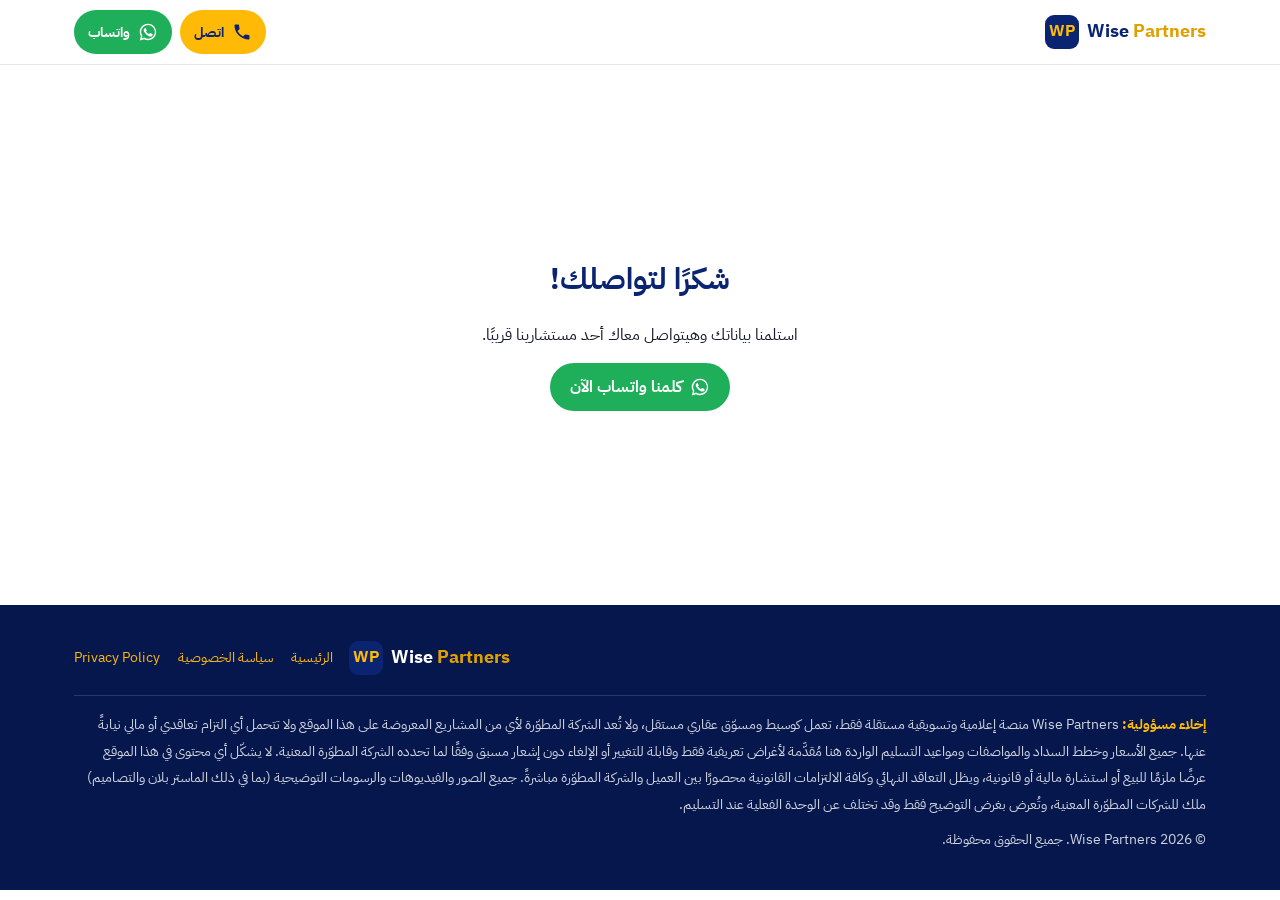
<file: thank-you.html>
<!doctype html>
<html lang="ar" dir="rtl">
<head>
<meta charset="utf-8">
<meta name="viewport" content="width=device-width, initial-scale=1">
<title>شكرًا لتواصلك | Wise Partners</title>
<meta name="description" content="شكرًا لتواصلك">
<meta name="robots" content="noindex, nofollow">
<link rel="canonical" href="https://wisepartners-eg.com/thank-you.html">
<meta property="og:type" content="website">
<meta property="og:title" content="شكرًا لتواصلك | Wise Partners">
<meta property="og:description" content="شكرًا لتواصلك">
<meta property="og:url" content="https://wisepartners-eg.com/thank-you.html">
<meta property="og:image" content="https://wisepartners-eg.com/sodic/img/og.jpg">
<meta property="og:locale" content="ar_EG">
<meta name="theme-color" content="#0A2472">
<link rel="icon" href="/assets/img/favicon.svg" type="image/svg+xml">
<link rel="preload" href="/assets/fonts/plex-arabic-400.woff2" as="font" type="font/woff2" crossorigin>

<style>@font-face{font-family:"Plex Arabic";src:url("/assets/fonts/plex-arabic-400.woff2") format("woff2");font-weight:400;font-display:swap;unicode-range:U+0600-06FF,U+0750-077F,U+0870-08FF,U+FB50-FDFF,U+FE70-FEFF,U+200C-200E}@font-face{font-family:"Plex Arabic";src:url("/assets/fonts/plex-arabic-700.woff2") format("woff2");font-weight:700;font-display:swap;unicode-range:U+0600-06FF,U+0750-077F,U+0870-08FF,U+FB50-FDFF,U+FE70-FEFF,U+200C-200E}@font-face{font-family:"Plex Arabic";src:url("/assets/fonts/plex-latin-400.woff2") format("woff2");font-weight:400;font-display:swap;unicode-range:U+0000-00FF,U+2000-206F,U+20AC,U+2122,U+2212}@font-face{font-family:"Plex Arabic";src:url("/assets/fonts/plex-latin-700.woff2") format("woff2");font-weight:700;font-display:swap;unicode-range:U+0000-00FF,U+2000-206F,U+20AC,U+2122,U+2212}:root{--lp-navy:#0A2472;--lp-navy-deep:#06174D;--lp-navy-soft:#E8EDF8;--lp-amber:#FFBA08;--lp-amber-deep:#E0A000;--lp-amber-soft:#FFF5D6;--lp-ink:#14182B;--lp-muted:#5B6176;--lp-line:#E3E6EE;--lp-bg:#FFFFFF;--lp-bg-alt:#F6F7FB;--lp-wa:#1FAF5A;--lp-white:#FFFFFF;--lp-font:"Plex Arabic",system-ui,-apple-system,"Segoe UI",Tahoma,sans-serif;--lp-radius:14px;--lp-radius-sm:8px;--lp-gap:16px;--lp-gutter:16px;--lp-max:1180px;--lp-shadow:0 6px 24px rgba(10,36,114,.08);--lp-header-h:64px;}*,*::before,*::after{box-sizing:border-box}html{scroll-behavior:smooth;-webkit-text-size-adjust:100%}body{margin:0;font-family:var(--lp-font);font-size:16px;line-height:1.7;color:var(--lp-ink);background:var(--lp-bg);overflow-x:hidden}img{max-width:100%;height:auto;display:block}a{color:inherit}h1,h2,h3,p{margin:0}button,input,select{font:inherit}.lp-container{width:100%;max-width:var(--lp-max);margin-inline:auto;padding-inline:var(--lp-gutter)}.lp-section{padding-block:48px}.lp-section--alt{background:var(--lp-bg-alt)}.lp-section__title{font-size:1.5rem;font-weight:700;color:var(--lp-navy);line-height:1.35;margin-block-end:8px}.lp-section__lead{color:var(--lp-muted);margin-block-end:24px;max-width:720px}.lp-ltr{direction:ltr;unicode-bidi:isolate;display:inline-block}.lp-sr{position:absolute;width:1px;height:1px;overflow:hidden;clip:rect(0 0 0 0);white-space:nowrap}.lp-btn{display:inline-flex;align-items:center;justify-content:center;gap:8px;min-height:48px;padding-inline:20px;border-radius:999px;border:0;font-weight:700;font-size:1rem;text-decoration:none;cursor:pointer;transition:transform .15s ease,background-color .15s ease;white-space:nowrap}.lp-btn:active{transform:scale(.98)}.lp-btn svg{width:20px;height:20px;flex:none}.lp-btn--wa{background:var(--lp-wa);color:var(--lp-white)}.lp-btn--wa:hover{background:#178f49}.lp-btn--call{background:var(--lp-amber);color:var(--lp-navy)}.lp-btn--call:hover{background:var(--lp-amber-deep)}.lp-btn--ghost{background:transparent;color:var(--lp-navy);border:2px solid var(--lp-navy)}.lp-btn--ghost:hover{background:var(--lp-navy);color:var(--lp-white)}.lp-btn--primary{background:var(--lp-navy);color:var(--lp-white)}.lp-btn--primary:hover{background:var(--lp-navy-deep)}.lp-btn--sm{min-height:44px;padding-inline:14px;font-size:.9rem}.lp-btn--block{width:100%}.lp-header{position:sticky;top:0;z-index:50;background:var(--lp-white);border-block-end:1px solid var(--lp-line)}.lp-header__inner{display:flex;align-items:center;justify-content:space-between;gap:12px;min-height:var(--lp-header-h)}.lp-logo{display:inline-flex;align-items:center;gap:8px;text-decoration:none;color:var(--lp-navy);font-weight:700;font-size:1.15rem;direction:ltr}.lp-logo__mark{width:34px;height:34px;border-radius:9px;background:var(--lp-navy);color:var(--lp-amber);display:grid;place-items:center;font-size:1rem;letter-spacing:-.5px}.lp-logo__text span{color:var(--lp-amber-deep)}.lp-header__actions{display:flex;gap:8px}.lp-header__actions .lp-btn__label{display:none}.lp-hero{position:relative;color:var(--lp-white);background:var(--lp-navy);isolation:isolate;overflow:hidden}.lp-hero__media{position:absolute;inset:0;z-index:-2}.lp-hero__media img{width:100%;height:100%;object-fit:cover}.lp-hero::after{content:"";position:absolute;inset:0;z-index:-1;background:linear-gradient(180deg,rgba(6,23,77,.55) 0%,rgba(6,23,77,.88) 70%,var(--lp-navy-deep) 100%)}.lp-hero__inner{padding-block:56px 40px}.lp-eyebrow{display:inline-block;background:var(--lp-amber);color:var(--lp-navy);font-weight:700;font-size:.85rem;padding:4px 12px;border-radius:999px;margin-block-end:14px}.lp-hero__title{font-size:1.85rem;line-height:1.3;font-weight:700;margin-block-end:12px}.lp-hero__title em{font-style:normal;color:var(--lp-amber)}.lp-hero__sub{font-size:1.05rem;opacity:.92;max-width:640px;margin-block-end:24px}.lp-hero__ctas{display:flex;flex-wrap:wrap;gap:10px}.lp-stats{background:var(--lp-navy-deep);color:var(--lp-white)}.lp-stats__grid{display:grid;grid-template-columns:repeat(2,1fr);gap:1px;background:rgba(255,255,255,.12);border-radius:var(--lp-radius);overflow:hidden;transform:translateY(-1px)}.lp-stat{background:var(--lp-navy-deep);padding:16px 12px;text-align:center}.lp-stat__label{display:block;font-size:.8rem;opacity:.75}.lp-stat__value{display:block;font-size:1.15rem;font-weight:700;color:var(--lp-amber)}.lp-stats .lp-container{padding-block:0 20px}.lp-about{display:grid;gap:20px}.lp-about p{color:var(--lp-muted)}.lp-about__facts{display:grid;gap:10px;padding:0;margin:0;list-style:none}.lp-about__facts li{display:flex;gap:10px;align-items:flex-start;background:var(--lp-navy-soft);border-radius:var(--lp-radius-sm);padding:12px 14px;color:var(--lp-navy);font-weight:700;font-size:.95rem}.lp-about__facts li::before{content:"";flex:none;width:8px;height:8px;margin-block-start:10px;border-radius:50%;background:var(--lp-amber)}.lp-group{margin-block:32px 16px;display:flex;align-items:center;gap:12px;color:var(--lp-navy);font-weight:700;font-size:1.1rem}.lp-group::after{content:"";flex:1;height:2px;background:var(--lp-line)}.lp-group:first-of-type{margin-block-start:8px}.lp-cards{display:grid;gap:24px}.lp-card{background:var(--lp-white);border:1px solid var(--lp-line);border-radius:var(--lp-radius);box-shadow:var(--lp-shadow);overflow:hidden;display:flex;flex-direction:column;scroll-margin-top:calc(var(--lp-header-h) + 12px)}.lp-card__media{position:relative;aspect-ratio:16/10;background:var(--lp-navy-soft)}.lp-card__media img{width:100%;height:100%;object-fit:cover}.lp-card__badge{position:absolute;inset-block-start:12px;inset-inline-start:12px;background:var(--lp-amber);color:var(--lp-navy);font-size:.8rem;font-weight:700;padding:4px 10px;border-radius:999px}.lp-card__body{padding:18px;display:flex;flex-direction:column;gap:12px;flex:1}.lp-card__name{font-size:1.3rem;font-weight:700;color:var(--lp-navy);line-height:1.3}.lp-card__meta{display:flex;flex-wrap:wrap;gap:6px 12px;font-size:.88rem;color:var(--lp-muted)}.lp-card__meta span{display:inline-flex;align-items:center;gap:6px}.lp-card__meta span::before{content:"";width:6px;height:6px;border-radius:50%;background:var(--lp-amber-deep)}.lp-card__blurb{color:var(--lp-ink)}.lp-points{list-style:none;margin:0;padding:0;display:grid;gap:6px}.lp-points li{display:flex;gap:8px;align-items:flex-start;font-size:.95rem}.lp-points li::before{content:"✓";flex:none;color:var(--lp-wa);font-weight:700}.lp-card__price{display:flex;align-items:baseline;justify-content:space-between;gap:8px;flex-wrap:wrap;background:var(--lp-amber-soft);border-radius:var(--lp-radius-sm);padding:10px 14px}.lp-card__price small{color:var(--lp-muted);font-size:.85rem}.lp-card__price strong{color:var(--lp-navy);font-size:1.25rem}.lp-units{width:100%;border-collapse:collapse;font-size:.88rem}.lp-units caption{text-align:start;font-weight:700;color:var(--lp-navy);padding-block-end:6px}.lp-units th,.lp-units td{padding:9px 6px;text-align:start;border-block-end:1px solid var(--lp-line);vertical-align:top}.lp-units thead th{font-size:.78rem;color:var(--lp-muted);font-weight:700;background:var(--lp-bg-alt)}.lp-units td:last-child,.lp-units th:last-child{text-align:end;white-space:nowrap}.lp-units td:nth-child(2){white-space:nowrap}.lp-units .lp-units__phase td{background:var(--lp-navy-soft);color:var(--lp-navy);font-weight:700;font-size:.85rem}.lp-units__price{font-weight:700;color:var(--lp-navy)}.lp-tag{display:inline-block;margin-inline-start:6px;font-size:.7rem;font-weight:700;line-height:1;padding:4px 7px;border-radius:999px;vertical-align:middle;white-space:nowrap}.lp-tag--fin{background:#E3F6EA;color:#147A3E}.lp-tag--rtm{background:var(--lp-amber-soft);color:#8A5A00}.lp-units-wrap{overflow-x:auto;-webkit-overflow-scrolling:touch}.lp-card__cta{margin-block-start:auto;display:grid;gap:8px;grid-template-columns:1fr 1fr}.lp-card__cta .lp-btn--primary{grid-column:1 / -1}.lp-gallery{display:grid;grid-template-columns:repeat(2,1fr);gap:10px}.lp-gallery figure{margin:0;position:relative;border-radius:var(--lp-radius-sm);overflow:hidden;aspect-ratio:4/3;background:var(--lp-navy-soft)}.lp-gallery img{width:100%;height:100%;object-fit:cover}.lp-gallery figcaption{position:absolute;inset-inline:0;inset-block-end:0;padding:20px 10px 8px;color:var(--lp-white);font-size:.8rem;font-weight:700;background:linear-gradient(transparent,rgba(6,23,77,.85))}.lp-pay{display:grid;gap:12px}.lp-pay__item{background:var(--lp-white);border:1px solid var(--lp-line);border-inline-start:4px solid var(--lp-amber);border-radius:var(--lp-radius-sm);padding:14px 16px}.lp-pay__name{font-weight:700;color:var(--lp-navy)}.lp-pay__plan{color:var(--lp-muted);font-size:.95rem}.lp-pay__cta{margin-block-start:20px;display:flex;flex-wrap:wrap;gap:10px}.lp-form-wrap{background:var(--lp-navy);color:var(--lp-white);border-radius:var(--lp-radius);padding:24px 18px;display:grid;gap:20px}.lp-form-wrap .lp-section__title{color:var(--lp-white)}.lp-form-wrap .lp-section__lead{color:rgba(255,255,255,.8);margin-block-end:0}.lp-form{display:grid;gap:12px}.lp-field{display:grid;gap:6px}.lp-field label{font-size:.9rem;font-weight:700}.lp-input,.lp-select{width:100%;min-height:48px;padding-inline:14px;border-radius:var(--lp-radius-sm);border:1px solid transparent;background:var(--lp-white);color:var(--lp-ink);font-size:16px}.lp-input:focus,.lp-select:focus{outline:3px solid var(--lp-amber);outline-offset:1px}.lp-phone{display:grid;grid-template-columns:minmax(118px,38%) 1fr;gap:8px;direction:ltr}.lp-phone .lp-input{text-align:left}.lp-field__error{display:none;color:var(--lp-amber);font-size:.85rem}.lp-field.is-invalid .lp-field__error{display:block}.lp-field.is-invalid .lp-input{border-color:var(--lp-amber)}.lp-hp{position:absolute;width:1px;height:1px;overflow:hidden;clip-path:inset(50%);white-space:nowrap}.lp-form__note{font-size:.8rem;opacity:.75}.lp-form .lp-btn--wa{min-height:52px}.lp-footer{background:var(--lp-navy-deep);color:rgba(255,255,255,.82);padding-block:36px 96px;font-size:.88rem}.lp-footer__top{display:grid;gap:16px;margin-block-end:20px}.lp-footer .lp-logo{color:var(--lp-white)}.lp-footer__links{display:flex;flex-wrap:wrap;gap:8px 18px}.lp-footer__links a{color:var(--lp-amber);text-decoration:none}.lp-footer__links a:hover{text-decoration:underline}.lp-footer__legal{border-block-start:1px solid rgba(255,255,255,.14);padding-block-start:16px;display:grid;gap:8px}.lp-sticky{position:fixed;inset-inline:0;inset-block-end:0;z-index:60;display:grid;grid-template-columns:1fr 1fr 1fr;gap:8px;padding:8px var(--lp-gutter) calc(8px + env(safe-area-inset-bottom));background:var(--lp-white);border-block-start:1px solid var(--lp-line);box-shadow:0 -6px 18px rgba(10,36,114,.08)}.lp-sticky .lp-btn{min-height:46px;padding-inline:8px;font-size:.92rem}.lp-cookie{position:fixed;inset-inline:var(--lp-gutter);inset-block-end:76px;z-index:70;display:flex;align-items:center;gap:10px;max-width:560px;margin-inline:auto;background:var(--lp-ink);color:var(--lp-white);padding:10px 12px;border-radius:var(--lp-radius-sm);font-size:.82rem;line-height:1.5;box-shadow:var(--lp-shadow);transition:opacity .3s ease,transform .3s ease}.lp-cookie[hidden]{display:none}.lp-cookie.is-out{opacity:0;transform:translateY(10px)}.lp-cookie a{color:var(--lp-amber)}.lp-cookie__close{flex:none;width:44px;height:44px;border:0;border-radius:50%;background:rgba(255,255,255,.12);color:var(--lp-white);font-size:1.1rem;cursor:pointer}.lp-pages{display:grid;gap:20px}.lp-page-card{display:flex;flex-direction:column;text-decoration:none;color:inherit;background:var(--lp-white);border:1px solid var(--lp-line);border-radius:var(--lp-radius);overflow:hidden;box-shadow:var(--lp-shadow);transition:transform .2s ease}.lp-page-card:hover{transform:translateY(-3px)}.lp-page-card__media{aspect-ratio:16/9;background:var(--lp-navy-soft)}.lp-page-card__media img{width:100%;height:100%;object-fit:cover}.lp-page-card__body{padding:18px;display:grid;gap:8px}.lp-page-card__name{font-size:1.25rem;font-weight:700;color:var(--lp-navy)}.lp-page-card__go{color:var(--lp-navy);font-weight:700}.lp-legal{max-width:820px}.lp-legal h1{font-size:1.75rem;color:var(--lp-navy);margin-block-end:8px}.lp-legal h2{font-size:1.15rem;color:var(--lp-navy);margin-block:28px 8px}.lp-legal p,.lp-legal li{color:var(--lp-ink)}.lp-legal ul{padding-inline-start:20px}.lp-center{min-height:60vh;display:grid;place-items:center;text-align:center}.lp-center__box{display:grid;gap:14px;justify-items:center;max-width:520px}@media (min-width:768px){:root{--lp-gutter:24px}.lp-section{padding-block:72px}.lp-section__title{font-size:1.9rem}.lp-header__actions .lp-btn__label{display:inline}.lp-hero__inner{padding-block:96px 64px}.lp-hero__title{font-size:2.6rem}.lp-stats__grid{grid-template-columns:repeat(4,1fr)}.lp-about{grid-template-columns:1.3fr 1fr;align-items:start}.lp-cards{grid-template-columns:repeat(2,1fr)}.lp-gallery{grid-template-columns:repeat(3,1fr)}.lp-pay{grid-template-columns:repeat(2,1fr)}.lp-form-wrap{grid-template-columns:1fr 1.2fr;padding:40px;align-items:center}.lp-pages{grid-template-columns:repeat(2,1fr)}.lp-footer__top{grid-template-columns:1fr auto;align-items:center}.lp-cookie{inset-block-end:16px}}@media (min-width:1024px){.lp-sticky{display:none}.lp-footer{padding-block-end:36px}.lp-hero__title{font-size:3rem}.lp-cards{grid-template-columns:repeat(3,1fr)}.lp-gallery{grid-template-columns:repeat(4,1fr)}.lp-pay{grid-template-columns:repeat(3,1fr)}}@media (prefers-reduced-motion:reduce){*{transition:none!important;scroll-behavior:auto!important}}.lp-hero__sub{font-size:1rem;margin-block-end:18px}.lp-hero__stats{display:grid;grid-template-columns:repeat(2,1fr);gap:8px;margin-block-end:20px;max-width:760px}.lp-hero__stats .lp-stat{background:rgba(255,255,255,.1);border:1px solid rgba(255,255,255,.18);border-radius:var(--lp-radius-sm);padding:10px 12px;text-align:start;backdrop-filter:blur(4px)}.lp-hero__stats .lp-stat__value{font-size:1.2rem}.lp-hero__ctas .lp-btn{flex:1 1 auto}.lp-card__loc{color:var(--lp-muted);font-size:.9rem;display:flex;align-items:center;gap:6px}.lp-card__loc::before{content:"";width:8px;height:8px;border-radius:50%;background:var(--lp-amber-deep);flex:none}.lp-chips{list-style:none;margin:0;padding:0;display:flex;flex-wrap:wrap;gap:6px}.lp-chips li{background:var(--lp-navy-soft);color:var(--lp-navy);font-size:.8rem;font-weight:700;padding:5px 10px;border-radius:999px;line-height:1.3}.lp-feats{display:flex;flex-wrap:wrap;gap:6px}.lp-feat{font-size:.78rem;font-weight:700;padding:4px 10px;border-radius:6px;line-height:1.4}.lp-feat--fin{background:#E3F6EA;color:#147A3E}.lp-feat--rtm{background:var(--lp-amber-soft);color:#8A5A00}.lp-feat--off{background:var(--lp-navy);color:var(--lp-amber)}.lp-card__cta{display:flex;gap:8px;margin-block-start:auto;grid-template-columns:none}.lp-card__cta .lp-btn--wa{flex:1;min-width:0;padding-inline:12px}.lp-btn--icon{inline-size:48px;padding:0;flex:none}.lp-card__reg{align-self:center;font-size:.85rem;color:var(--lp-navy);font-weight:700;text-decoration:none;padding-block:4px;min-height:32px;display:inline-flex;align-items:center}.lp-card__reg:hover{text-decoration:underline}.lp-carousel__head{display:flex;align-items:flex-end;justify-content:space-between;gap:12px}.lp-carousel__nav{display:flex;gap:8px;margin-block-end:24px}.lp-carousel__btn{inline-size:44px;block-size:44px;border-radius:50%;border:2px solid var(--lp-navy);background:var(--lp-white);color:var(--lp-navy);font-size:1.5rem;line-height:1;cursor:pointer}.lp-carousel__btn:hover{background:var(--lp-navy);color:var(--lp-white)}.lp-carousel{display:grid;grid-auto-flow:column;grid-auto-columns:85%;gap:12px;overflow-x:auto;scroll-snap-type:x mandatory;scroll-behavior:smooth;padding-block-end:8px;scrollbar-width:thin;overscroll-behavior-x:contain}.lp-carousel:focus-visible{outline:3px solid var(--lp-amber);outline-offset:4px}.lp-carousel__slide{margin:0;position:relative;scroll-snap-align:start;border-radius:var(--lp-radius);overflow:hidden;aspect-ratio:4/3;background:var(--lp-navy-soft)}.lp-carousel__slide img{width:100%;height:100%;object-fit:cover}.lp-carousel__slide figcaption{position:absolute;inset-inline:0;inset-block-end:0;padding:28px 14px 10px;color:var(--lp-white);font-weight:700;font-size:.9rem;background:linear-gradient(transparent,rgba(6,23,77,.85))}.lp-about-sec{background:linear-gradient(180deg,var(--lp-white),var(--lp-navy-soft))}.lp-kpis{display:grid;grid-template-columns:repeat(2,1fr);gap:10px;margin-block:16px 28px}.lp-kpi{background:var(--lp-navy);color:var(--lp-white);border-radius:var(--lp-radius);padding:18px 14px;display:grid;gap:4px;position:relative;overflow:hidden}.lp-kpi::after{content:"";position:absolute;inset-inline-end:-20px;inset-block-start:-20px;inline-size:70px;block-size:70px;border-radius:50%;background:rgba(255,186,8,.18)}.lp-kpi__num{font-size:1.7rem;font-weight:700;color:var(--lp-amber);line-height:1.1}.lp-kpi__label{font-size:.82rem;opacity:.85;line-height:1.5}.lp-about{display:grid;gap:20px}.lp-about__text{display:grid;gap:12px;align-content:start;justify-items:start}.lp-about__text p{color:var(--lp-ink)}.lp-about__panel{background:var(--lp-white);border:1px solid var(--lp-line);border-radius:var(--lp-radius);padding:20px;box-shadow:var(--lp-shadow)}.lp-about__panel h3{color:var(--lp-navy);font-size:1.05rem;margin-block-end:14px}.lp-bars{list-style:none;margin:0;padding:0;display:grid;gap:14px}.lp-bar__top{display:flex;justify-content:space-between;gap:8px;font-size:.88rem;font-weight:700;color:var(--lp-ink);margin-block-end:6px}.lp-bar{block-size:10px;background:var(--lp-navy-soft);border-radius:999px;overflow:hidden}.lp-bar span{display:block;block-size:100%;background:linear-gradient(90deg,var(--lp-navy),#2C4DB3);border-radius:999px}.lp-timeline{list-style:none;margin:0;padding:0;display:grid;gap:0;position:relative}.lp-timeline li{display:grid;gap:2px;padding-block:10px;padding-inline-start:22px;position:relative;border-inline-start:2px solid var(--lp-line)}.lp-timeline li::before{content:"";position:absolute;inset-inline-start:-7px;inset-block-start:16px;inline-size:12px;block-size:12px;border-radius:50%;background:var(--lp-amber);border:2px solid var(--lp-white);box-shadow:0 0 0 2px var(--lp-amber)}.lp-timeline strong{color:var(--lp-navy)}.lp-timeline span{color:var(--lp-muted);font-size:.9rem}@media (min-width:768px){.lp-hero__stats{grid-template-columns:repeat(4,1fr)}.lp-hero__ctas .lp-btn{flex:0 0 auto}.lp-carousel{grid-auto-columns:calc((100% - 24px)/3)}.lp-kpis{grid-template-columns:repeat(4,1fr)}.lp-about{grid-template-columns:1.2fr 1fr;align-items:start}}@media (min-width:1024px){.lp-carousel{grid-auto-columns:calc((100% - 36px)/4)}}.lp-steps{list-style:none;margin:0;padding:0;display:grid;gap:10px;counter-reset:s}.lp-steps li{display:flex;align-items:center;gap:14px;background:var(--lp-white);border:1px solid var(--lp-line);border-radius:var(--lp-radius);padding:16px 18px;box-shadow:var(--lp-shadow);position:relative}.lp-steps li::before{counter-increment:s;content:counter(s);flex:none;inline-size:32px;block-size:32px;border-radius:50%;background:var(--lp-amber);color:var(--lp-navy);font-weight:700;display:grid;place-items:center}.lp-steps__num{font-size:1.5rem;font-weight:700;color:var(--lp-navy);order:2}.lp-steps__label{color:var(--lp-muted);order:1}@media (min-width:768px){.lp-steps{grid-template-columns:repeat(3,1fr)}.lp-steps li{flex-direction:column;align-items:flex-start;gap:6px}.lp-steps__num{order:1}.lp-steps__label{order:2}}.lp-header{transition:transform .3s ease}.lp-header.is-hidden{transform:translateY(-100%)}.lp-note{margin-block-start:24px;padding:14px 16px;border-radius:var(--lp-radius-sm);background:var(--lp-white);border:1px dashed var(--lp-line);border-inline-start:4px solid var(--lp-amber);color:var(--lp-muted);font-size:.85rem;line-height:1.8}.lp-footer__legal p{line-height:1.9}.lp-footer__legal strong{color:var(--lp-amber)}.lp-legal-hero{background:var(--lp-navy);color:var(--lp-white);padding-block:48px 40px;position:relative}.lp-legal-hero h1{font-size:2rem;margin-block-end:8px}.lp-legal-hero p{opacity:.9}.lp-legal-hero__upd{margin-block-start:12px;display:inline-block;background:rgba(255,255,255,.12);padding:4px 12px;border-radius:999px;font-size:.85rem}.lp-legal-hero__lang{position:absolute;inset-inline-end:var(--lp-gutter);inset-block-start:16px;color:var(--lp-amber);font-weight:700;text-decoration:none;border:1px solid rgba(255,186,8,.5);border-radius:999px;padding:4px 12px;font-size:.85rem}.lp-legal-wrap{display:grid;gap:28px}.lp-legal__toc{background:var(--lp-bg-alt);border:1px solid var(--lp-line);border-radius:var(--lp-radius);padding:18px}.lp-legal__toc h2{font-size:1rem;color:var(--lp-navy);margin-block-end:10px}.lp-legal__toc ol{list-style:none;margin:0;padding:0;display:grid;gap:4px}.lp-legal__toc a{display:flex;gap:8px;text-decoration:none;color:var(--lp-ink);font-size:.92rem;padding:5px 6px;border-radius:6px}.lp-legal__toc a:hover{background:var(--lp-navy-soft);color:var(--lp-navy)}.lp-legal__toc a span{color:var(--lp-amber-deep);font-weight:700}.lp-legal{max-width:none}.lp-legal__sec{padding-block:18px;border-block-end:1px solid var(--lp-line);scroll-margin-top:20px}.lp-legal__sec h2{display:flex;align-items:center;gap:10px;font-size:1.15rem;color:var(--lp-navy);margin-block:0 10px}.lp-legal__n{flex:none;inline-size:30px;block-size:30px;border-radius:50%;background:var(--lp-navy);color:var(--lp-amber);display:grid;place-items:center;font-size:.85rem}.lp-legal__sec p{margin-block-end:8px}.lp-legal__sec ul{margin:6px 0 0;padding-inline-start:20px;display:grid;gap:4px}.lp-legal__contact{display:flex;flex-wrap:wrap;align-items:center;gap:10px;margin-block-start:12px}.lp-legal__contact span{color:var(--lp-muted);direction:ltr}@media (min-width:1024px){.lp-legal-wrap{grid-template-columns:280px 1fr;align-items:start}.lp-legal__toc{position:sticky;top:20px}}.lp-form__row{display:grid;grid-template-columns:1fr 1fr;gap:10px}.lp-money{direction:ltr;text-align:right}@media (max-width:359px){.lp-form__row{grid-template-columns:1fr}}.lp-hero__media picture{display:block;width:100%;height:100%}.lp-reg{background:var(--lp-white);border:1px solid var(--lp-line);border-block-start:4px solid var(--lp-amber);border-radius:var(--lp-radius);box-shadow:var(--lp-shadow);padding:24px 18px;display:grid;gap:18px}.lp-reg .lp-field label{color:var(--lp-navy)}.lp-reg .lp-input,.lp-reg .lp-select{border-color:var(--lp-line);background:var(--lp-bg-alt)}.lp-reg .lp-field__error{color:#C0392B}.lp-reg .lp-field.is-invalid .lp-input{border-color:#C0392B}.lp-reg .lp-form__note{color:var(--lp-muted)}.lp-reg .lp-form__note a{color:var(--lp-navy)}.lp-reg .lp-form__fail{color:#C0392B;font-size:.9rem}.lp-reg .lp-form__fail a{color:var(--lp-navy);font-weight:700}@media (min-width:768px){.lp-reg{grid-template-columns:1fr 1.2fr;padding:40px;align-items:center}}</style>
<!-- Google Tag Manager -->
<script>(function(w,d,s,l,i){w[l]=w[l]||[];w[l].push({'gtm.start':
new Date().getTime(),event:'gtm.js'});var f=d.getElementsByTagName(s)[0],
j=d.createElement(s),dl=l!='dataLayer'?'&l='+l:'';j.async=true;j.src=
'https://www.googletagmanager.com/gtm.js?id='+i+dl;f.parentNode.insertBefore(j,f);
})(window,document,'script','dataLayer','GTM-WLM5DKV6');</script>
<!-- End Google Tag Manager -->
</head>
<body data-page-type="thank-you" data-project="" data-wa-text="مرحبًا، أريد الاستفسار عن الوحدات المتاحة">
<!-- Google Tag Manager (noscript) -->
<noscript><iframe src="https://www.googletagmanager.com/ns.html?id=GTM-WLM5DKV6" height="0" width="0" style="display:none;visibility:hidden"></iframe></noscript>
<!-- End Google Tag Manager (noscript) -->
<header class="lp-header">
  <div class="lp-container lp-header__inner">
    <a class="lp-logo" href="/" aria-label="Wise Partners — الرئيسية"><span class="lp-logo__mark">WP</span><span class="lp-logo__text">Wise <span>Partners</span></span></a>
    <div class="lp-header__actions">
      <a class="lp-btn lp-btn--call lp-btn--sm" data-call href="#" aria-label="اتصل بنا"><svg viewBox="0 0 24 24" aria-hidden="true" fill="currentColor"><path d="M6.6 10.8a15.1 15.1 0 0 0 6.6 6.6l2.2-2.2c.3-.3.7-.4 1-.2 1.1.4 2.3.6 3.6.6.6 0 1 .4 1 1V20c0 .6-.4 1-1 1A17 17 0 0 1 3 4c0-.6.4-1 1-1h3.5c.6 0 1 .4 1 1 0 1.3.2 2.5.6 3.6.1.3 0 .7-.2 1l-2.3 2.2Z"/></svg><span class="lp-btn__label">اتصل</span></a>
      <a class="lp-btn lp-btn--wa lp-btn--sm" data-wa href="#" aria-label="واتساب"><svg viewBox="0 0 24 24" aria-hidden="true" fill="currentColor"><path d="M12.04 2a9.9 9.9 0 0 0-8.5 15l-1.4 5.1 5.2-1.4A9.9 9.9 0 1 0 12.04 2Zm0 18.1a8.2 8.2 0 0 1-4.2-1.2l-.3-.2-3.1.8.8-3-.2-.3a8.2 8.2 0 1 1 7 3.9Zm4.5-6.1c-.2-.1-1.5-.7-1.7-.8-.2-.1-.4-.1-.6.1l-.8 1c-.1.2-.3.2-.5.1a6.7 6.7 0 0 1-3.3-2.9c-.3-.4.3-.4.7-1.4.1-.2 0-.3 0-.4l-.8-1.8c-.2-.5-.4-.4-.6-.4h-.5a1 1 0 0 0-.7.3 3 3 0 0 0-.9 2.2 5.2 5.2 0 0 0 1.1 2.7 11.8 11.8 0 0 0 4.5 4c1.7.7 2.3.8 3.1.6a2.7 2.7 0 0 0 1.8-1.2 2.2 2.2 0 0 0 .2-1.3c-.1-.1-.2-.2-.5-.3Z"/></svg><span class="lp-btn__label">واتساب</span></a>
    </div>
  </div>
</header>
<main class="lp-container lp-center"><div class="lp-center__box"><h1 class="lp-section__title">شكرًا لتواصلك!</h1><p>استلمنا بياناتك وهيتواصل معاك أحد مستشارينا قريبًا.</p><a class="lp-btn lp-btn--wa" data-wa href="#"><svg viewBox="0 0 24 24" aria-hidden="true" fill="currentColor"><path d="M12.04 2a9.9 9.9 0 0 0-8.5 15l-1.4 5.1 5.2-1.4A9.9 9.9 0 1 0 12.04 2Zm0 18.1a8.2 8.2 0 0 1-4.2-1.2l-.3-.2-3.1.8.8-3-.2-.3a8.2 8.2 0 1 1 7 3.9Zm4.5-6.1c-.2-.1-1.5-.7-1.7-.8-.2-.1-.4-.1-.6.1l-.8 1c-.1.2-.3.2-.5.1a6.7 6.7 0 0 1-3.3-2.9c-.3-.4.3-.4.7-1.4.1-.2 0-.3 0-.4l-.8-1.8c-.2-.5-.4-.4-.6-.4h-.5a1 1 0 0 0-.7.3 3 3 0 0 0-.9 2.2 5.2 5.2 0 0 0 1.1 2.7 11.8 11.8 0 0 0 4.5 4c1.7.7 2.3.8 3.1.6a2.7 2.7 0 0 0 1.8-1.2 2.2 2.2 0 0 0 .2-1.3c-.1-.1-.2-.2-.5-.3Z"/></svg>كلمنا واتساب الآن</a></div></main>
<footer class="lp-footer">
  <div class="lp-container">
    <div class="lp-footer__top">
      <a class="lp-logo" href="/" aria-label="Wise Partners — الرئيسية"><span class="lp-logo__mark">WP</span><span class="lp-logo__text">Wise <span>Partners</span></span></a>
      <nav class="lp-footer__links" aria-label="روابط">
        <a href="/">الرئيسية</a>
        <a href="/privacy-policy.html">سياسة الخصوصية</a>
        <a href="/en/privacy-policy.html" lang="en">Privacy Policy</a>
      </nav>
    </div>
    <div class="lp-footer__legal">
      <p><strong>إخلاء مسؤولية:</strong> Wise Partners منصة إعلامية وتسويقية مستقلة فقط، تعمل كوسيط ومسوّق عقاري مستقل، ولا تُعد الشركة المطوّرة لأي من المشاريع المعروضة على هذا الموقع ولا تتحمل أي التزام تعاقدي أو مالي نيابةً عنها. جميع الأسعار وخطط السداد والمواصفات ومواعيد التسليم الواردة هنا مُقدَّمة لأغراض تعريفية فقط وقابلة للتغيير أو الإلغاء دون إشعار مسبق وفقًا لما تحدده الشركة المطوّرة المعنية. لا يشكّل أي محتوى في هذا الموقع عرضًا ملزمًا للبيع أو استشارة مالية أو قانونية، ويظل التعاقد النهائي وكافة الالتزامات القانونية محصورًا بين العميل والشركة المطوّرة مباشرةً. جميع الصور والفيديوهات والرسومات التوضيحية (بما في ذلك الماستر بلان والتصاميم) ملك للشركات المطوّرة المعنية، وتُعرض بغرض التوضيح فقط وقد تختلف عن الوحدة الفعلية عند التسليم.</p>
      <p>© <span data-year>2026</span> Wise Partners. جميع الحقوق محفوظة.</p>
    </div>
  </div>
</footer>
<script src="/js/main.js?v=0459b01f" defer></script>
</body>
</html>
</file>
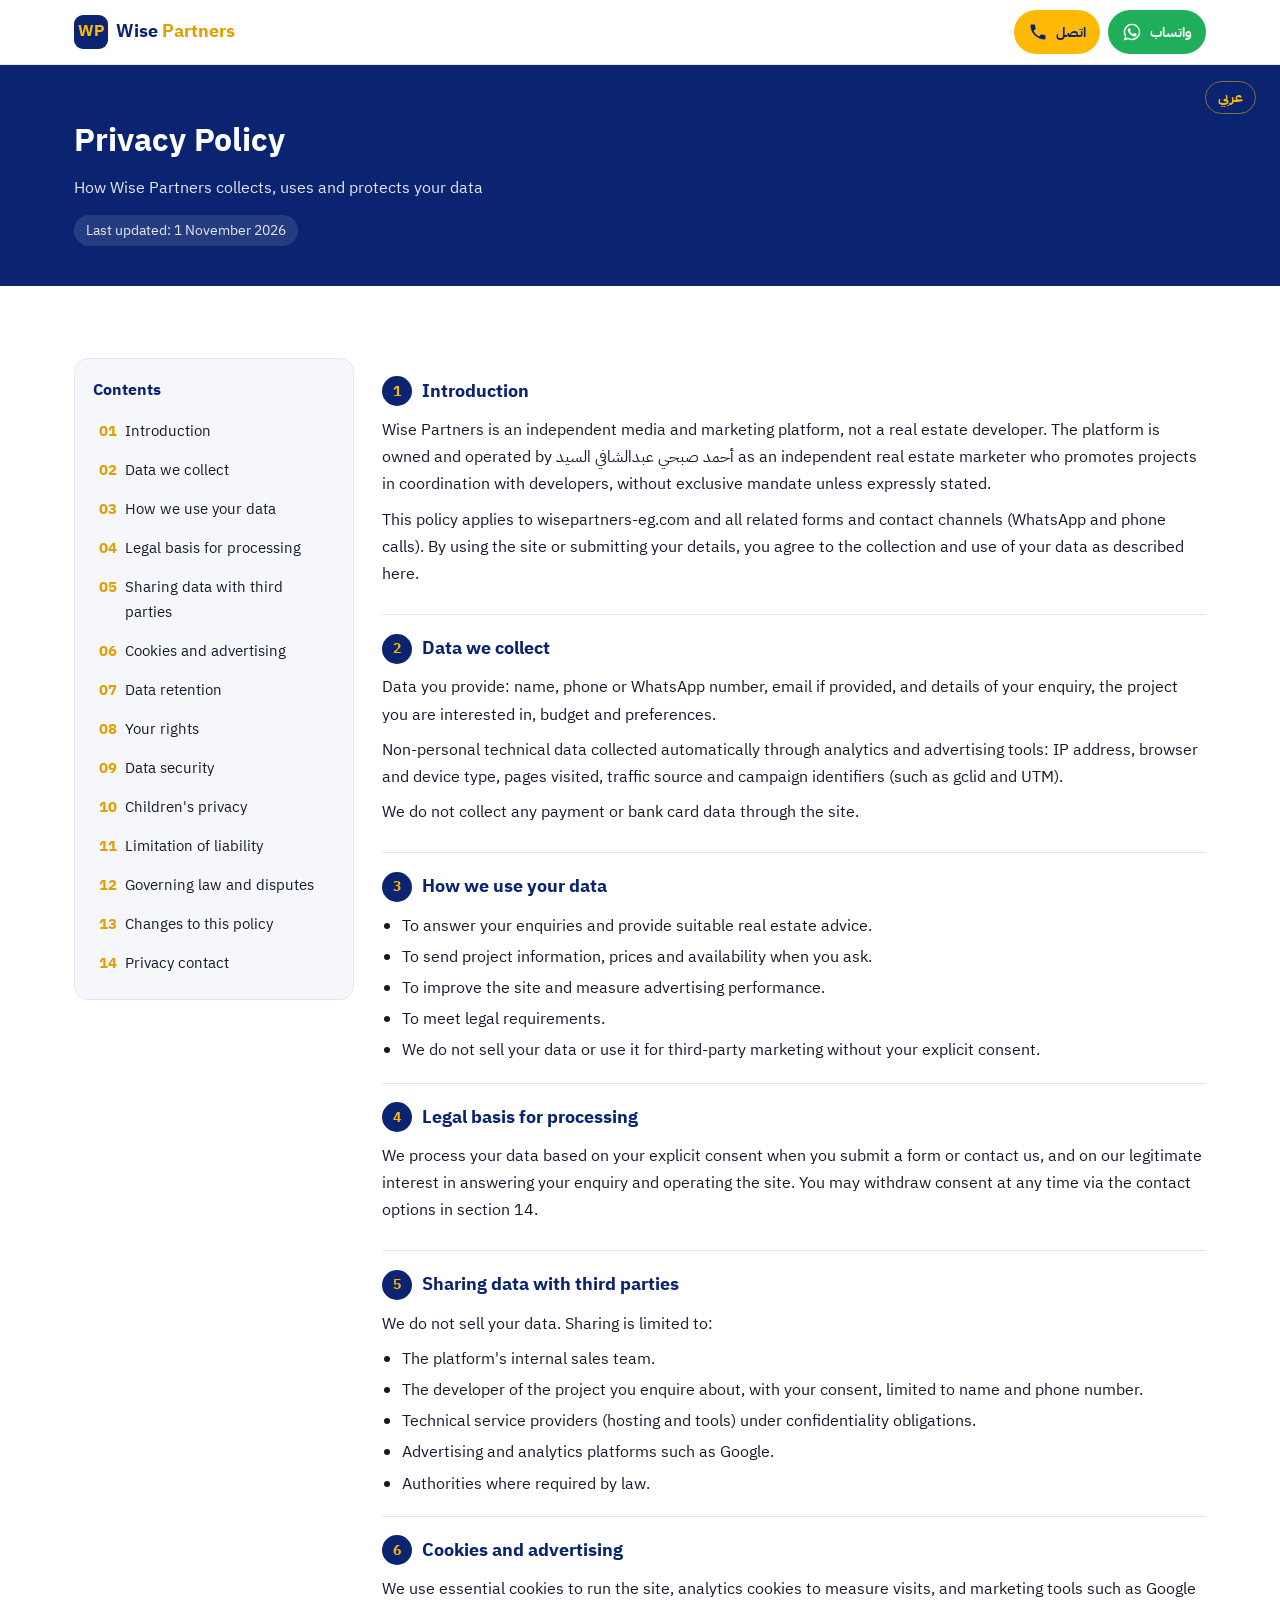
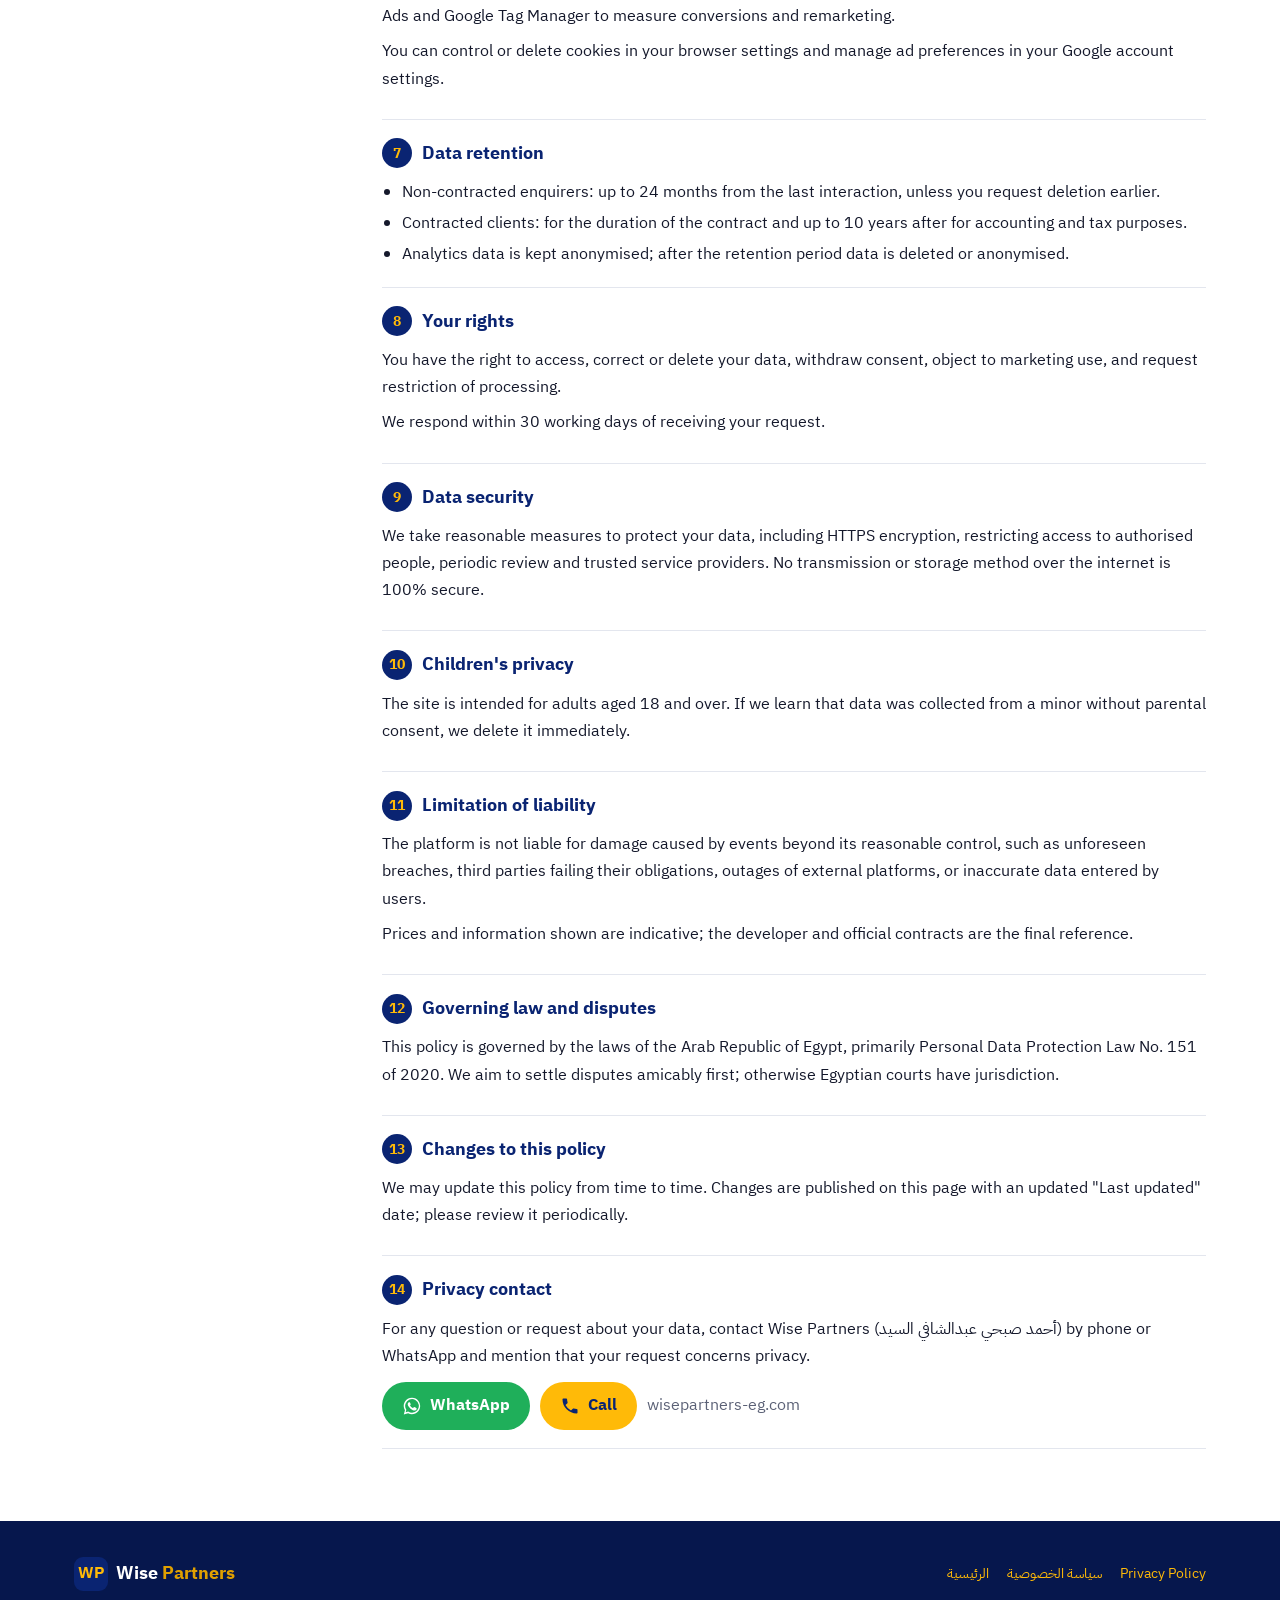
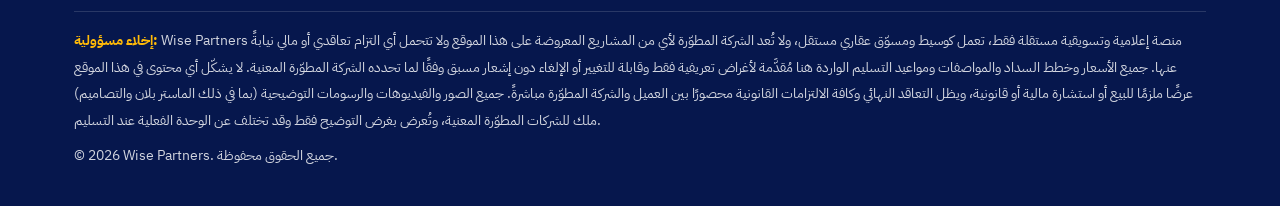
<file: en/privacy-policy.html>
<!doctype html>
<html lang="en" dir="ltr">
<head>
<meta charset="utf-8">
<meta name="viewport" content="width=device-width, initial-scale=1">
<title>Privacy Policy | Wise Partners</title>
<meta name="description" content="How Wise Partners collects, uses and protects your data">

<link rel="canonical" href="https://wisepartners-eg.com/en/privacy-policy.html">
<meta property="og:type" content="website">
<meta property="og:title" content="Privacy Policy | Wise Partners">
<meta property="og:description" content="How Wise Partners collects, uses and protects your data">
<meta property="og:url" content="https://wisepartners-eg.com/en/privacy-policy.html">
<meta property="og:image" content="https://wisepartners-eg.com/sodic/img/og.jpg">
<meta property="og:locale" content="en_US">
<meta name="theme-color" content="#0A2472">
<link rel="icon" href="/assets/img/favicon.svg" type="image/svg+xml">
<link rel="preload" href="/assets/fonts/plex-arabic-400.woff2" as="font" type="font/woff2" crossorigin>

<style>@font-face{font-family:"Plex Arabic";src:url("/assets/fonts/plex-arabic-400.woff2") format("woff2");font-weight:400;font-display:swap;unicode-range:U+0600-06FF,U+0750-077F,U+0870-08FF,U+FB50-FDFF,U+FE70-FEFF,U+200C-200E}@font-face{font-family:"Plex Arabic";src:url("/assets/fonts/plex-arabic-700.woff2") format("woff2");font-weight:700;font-display:swap;unicode-range:U+0600-06FF,U+0750-077F,U+0870-08FF,U+FB50-FDFF,U+FE70-FEFF,U+200C-200E}@font-face{font-family:"Plex Arabic";src:url("/assets/fonts/plex-latin-400.woff2") format("woff2");font-weight:400;font-display:swap;unicode-range:U+0000-00FF,U+2000-206F,U+20AC,U+2122,U+2212}@font-face{font-family:"Plex Arabic";src:url("/assets/fonts/plex-latin-700.woff2") format("woff2");font-weight:700;font-display:swap;unicode-range:U+0000-00FF,U+2000-206F,U+20AC,U+2122,U+2212}:root{--lp-navy:#0A2472;--lp-navy-deep:#06174D;--lp-navy-soft:#E8EDF8;--lp-amber:#FFBA08;--lp-amber-deep:#E0A000;--lp-amber-soft:#FFF5D6;--lp-ink:#14182B;--lp-muted:#5B6176;--lp-line:#E3E6EE;--lp-bg:#FFFFFF;--lp-bg-alt:#F6F7FB;--lp-wa:#1FAF5A;--lp-white:#FFFFFF;--lp-font:"Plex Arabic",system-ui,-apple-system,"Segoe UI",Tahoma,sans-serif;--lp-radius:14px;--lp-radius-sm:8px;--lp-gap:16px;--lp-gutter:16px;--lp-max:1180px;--lp-shadow:0 6px 24px rgba(10,36,114,.08);--lp-header-h:64px;}*,*::before,*::after{box-sizing:border-box}html{scroll-behavior:smooth;-webkit-text-size-adjust:100%}body{margin:0;font-family:var(--lp-font);font-size:16px;line-height:1.7;color:var(--lp-ink);background:var(--lp-bg);overflow-x:hidden}img{max-width:100%;height:auto;display:block}a{color:inherit}h1,h2,h3,p{margin:0}button,input,select{font:inherit}.lp-container{width:100%;max-width:var(--lp-max);margin-inline:auto;padding-inline:var(--lp-gutter)}.lp-section{padding-block:48px}.lp-section--alt{background:var(--lp-bg-alt)}.lp-section__title{font-size:1.5rem;font-weight:700;color:var(--lp-navy);line-height:1.35;margin-block-end:8px}.lp-section__lead{color:var(--lp-muted);margin-block-end:24px;max-width:720px}.lp-ltr{direction:ltr;unicode-bidi:isolate;display:inline-block}.lp-sr{position:absolute;width:1px;height:1px;overflow:hidden;clip:rect(0 0 0 0);white-space:nowrap}.lp-btn{display:inline-flex;align-items:center;justify-content:center;gap:8px;min-height:48px;padding-inline:20px;border-radius:999px;border:0;font-weight:700;font-size:1rem;text-decoration:none;cursor:pointer;transition:transform .15s ease,background-color .15s ease;white-space:nowrap}.lp-btn:active{transform:scale(.98)}.lp-btn svg{width:20px;height:20px;flex:none}.lp-btn--wa{background:var(--lp-wa);color:var(--lp-white)}.lp-btn--wa:hover{background:#178f49}.lp-btn--call{background:var(--lp-amber);color:var(--lp-navy)}.lp-btn--call:hover{background:var(--lp-amber-deep)}.lp-btn--ghost{background:transparent;color:var(--lp-navy);border:2px solid var(--lp-navy)}.lp-btn--ghost:hover{background:var(--lp-navy);color:var(--lp-white)}.lp-btn--primary{background:var(--lp-navy);color:var(--lp-white)}.lp-btn--primary:hover{background:var(--lp-navy-deep)}.lp-btn--sm{min-height:44px;padding-inline:14px;font-size:.9rem}.lp-btn--block{width:100%}.lp-header{position:sticky;top:0;z-index:50;background:var(--lp-white);border-block-end:1px solid var(--lp-line)}.lp-header__inner{display:flex;align-items:center;justify-content:space-between;gap:12px;min-height:var(--lp-header-h)}.lp-logo{display:inline-flex;align-items:center;gap:8px;text-decoration:none;color:var(--lp-navy);font-weight:700;font-size:1.15rem;direction:ltr}.lp-logo__mark{width:34px;height:34px;border-radius:9px;background:var(--lp-navy);color:var(--lp-amber);display:grid;place-items:center;font-size:1rem;letter-spacing:-.5px}.lp-logo__text span{color:var(--lp-amber-deep)}.lp-header__actions{display:flex;gap:8px}.lp-header__actions .lp-btn__label{display:none}.lp-hero{position:relative;color:var(--lp-white);background:var(--lp-navy);isolation:isolate;overflow:hidden}.lp-hero__media{position:absolute;inset:0;z-index:-2}.lp-hero__media img{width:100%;height:100%;object-fit:cover}.lp-hero::after{content:"";position:absolute;inset:0;z-index:-1;background:linear-gradient(180deg,rgba(6,23,77,.55) 0%,rgba(6,23,77,.88) 70%,var(--lp-navy-deep) 100%)}.lp-hero__inner{padding-block:56px 40px}.lp-eyebrow{display:inline-block;background:var(--lp-amber);color:var(--lp-navy);font-weight:700;font-size:.85rem;padding:4px 12px;border-radius:999px;margin-block-end:14px}.lp-hero__title{font-size:1.85rem;line-height:1.3;font-weight:700;margin-block-end:12px}.lp-hero__title em{font-style:normal;color:var(--lp-amber)}.lp-hero__sub{font-size:1.05rem;opacity:.92;max-width:640px;margin-block-end:24px}.lp-hero__ctas{display:flex;flex-wrap:wrap;gap:10px}.lp-stats{background:var(--lp-navy-deep);color:var(--lp-white)}.lp-stats__grid{display:grid;grid-template-columns:repeat(2,1fr);gap:1px;background:rgba(255,255,255,.12);border-radius:var(--lp-radius);overflow:hidden;transform:translateY(-1px)}.lp-stat{background:var(--lp-navy-deep);padding:16px 12px;text-align:center}.lp-stat__label{display:block;font-size:.8rem;opacity:.75}.lp-stat__value{display:block;font-size:1.15rem;font-weight:700;color:var(--lp-amber)}.lp-stats .lp-container{padding-block:0 20px}.lp-about{display:grid;gap:20px}.lp-about p{color:var(--lp-muted)}.lp-about__facts{display:grid;gap:10px;padding:0;margin:0;list-style:none}.lp-about__facts li{display:flex;gap:10px;align-items:flex-start;background:var(--lp-navy-soft);border-radius:var(--lp-radius-sm);padding:12px 14px;color:var(--lp-navy);font-weight:700;font-size:.95rem}.lp-about__facts li::before{content:"";flex:none;width:8px;height:8px;margin-block-start:10px;border-radius:50%;background:var(--lp-amber)}.lp-group{margin-block:32px 16px;display:flex;align-items:center;gap:12px;color:var(--lp-navy);font-weight:700;font-size:1.1rem}.lp-group::after{content:"";flex:1;height:2px;background:var(--lp-line)}.lp-group:first-of-type{margin-block-start:8px}.lp-cards{display:grid;gap:24px}.lp-card{background:var(--lp-white);border:1px solid var(--lp-line);border-radius:var(--lp-radius);box-shadow:var(--lp-shadow);overflow:hidden;display:flex;flex-direction:column;scroll-margin-top:calc(var(--lp-header-h) + 12px)}.lp-card__media{position:relative;aspect-ratio:16/10;background:var(--lp-navy-soft)}.lp-card__media img{width:100%;height:100%;object-fit:cover}.lp-card__badge{position:absolute;inset-block-start:12px;inset-inline-start:12px;background:var(--lp-amber);color:var(--lp-navy);font-size:.8rem;font-weight:700;padding:4px 10px;border-radius:999px}.lp-card__body{padding:18px;display:flex;flex-direction:column;gap:12px;flex:1}.lp-card__name{font-size:1.3rem;font-weight:700;color:var(--lp-navy);line-height:1.3}.lp-card__meta{display:flex;flex-wrap:wrap;gap:6px 12px;font-size:.88rem;color:var(--lp-muted)}.lp-card__meta span{display:inline-flex;align-items:center;gap:6px}.lp-card__meta span::before{content:"";width:6px;height:6px;border-radius:50%;background:var(--lp-amber-deep)}.lp-card__blurb{color:var(--lp-ink)}.lp-points{list-style:none;margin:0;padding:0;display:grid;gap:6px}.lp-points li{display:flex;gap:8px;align-items:flex-start;font-size:.95rem}.lp-points li::before{content:"✓";flex:none;color:var(--lp-wa);font-weight:700}.lp-card__price{display:flex;align-items:baseline;justify-content:space-between;gap:8px;flex-wrap:wrap;background:var(--lp-amber-soft);border-radius:var(--lp-radius-sm);padding:10px 14px}.lp-card__price small{color:var(--lp-muted);font-size:.85rem}.lp-card__price strong{color:var(--lp-navy);font-size:1.25rem}.lp-units{width:100%;border-collapse:collapse;font-size:.88rem}.lp-units caption{text-align:start;font-weight:700;color:var(--lp-navy);padding-block-end:6px}.lp-units th,.lp-units td{padding:9px 6px;text-align:start;border-block-end:1px solid var(--lp-line);vertical-align:top}.lp-units thead th{font-size:.78rem;color:var(--lp-muted);font-weight:700;background:var(--lp-bg-alt)}.lp-units td:last-child,.lp-units th:last-child{text-align:end;white-space:nowrap}.lp-units td:nth-child(2){white-space:nowrap}.lp-units .lp-units__phase td{background:var(--lp-navy-soft);color:var(--lp-navy);font-weight:700;font-size:.85rem}.lp-units__price{font-weight:700;color:var(--lp-navy)}.lp-tag{display:inline-block;margin-inline-start:6px;font-size:.7rem;font-weight:700;line-height:1;padding:4px 7px;border-radius:999px;vertical-align:middle;white-space:nowrap}.lp-tag--fin{background:#E3F6EA;color:#147A3E}.lp-tag--rtm{background:var(--lp-amber-soft);color:#8A5A00}.lp-units-wrap{overflow-x:auto;-webkit-overflow-scrolling:touch}.lp-card__cta{margin-block-start:auto;display:grid;gap:8px;grid-template-columns:1fr 1fr}.lp-card__cta .lp-btn--primary{grid-column:1 / -1}.lp-gallery{display:grid;grid-template-columns:repeat(2,1fr);gap:10px}.lp-gallery figure{margin:0;position:relative;border-radius:var(--lp-radius-sm);overflow:hidden;aspect-ratio:4/3;background:var(--lp-navy-soft)}.lp-gallery img{width:100%;height:100%;object-fit:cover}.lp-gallery figcaption{position:absolute;inset-inline:0;inset-block-end:0;padding:20px 10px 8px;color:var(--lp-white);font-size:.8rem;font-weight:700;background:linear-gradient(transparent,rgba(6,23,77,.85))}.lp-pay{display:grid;gap:12px}.lp-pay__item{background:var(--lp-white);border:1px solid var(--lp-line);border-inline-start:4px solid var(--lp-amber);border-radius:var(--lp-radius-sm);padding:14px 16px}.lp-pay__name{font-weight:700;color:var(--lp-navy)}.lp-pay__plan{color:var(--lp-muted);font-size:.95rem}.lp-pay__cta{margin-block-start:20px;display:flex;flex-wrap:wrap;gap:10px}.lp-form-wrap{background:var(--lp-navy);color:var(--lp-white);border-radius:var(--lp-radius);padding:24px 18px;display:grid;gap:20px}.lp-form-wrap .lp-section__title{color:var(--lp-white)}.lp-form-wrap .lp-section__lead{color:rgba(255,255,255,.8);margin-block-end:0}.lp-form{display:grid;gap:12px}.lp-field{display:grid;gap:6px}.lp-field label{font-size:.9rem;font-weight:700}.lp-input,.lp-select{width:100%;min-height:48px;padding-inline:14px;border-radius:var(--lp-radius-sm);border:1px solid transparent;background:var(--lp-white);color:var(--lp-ink);font-size:16px}.lp-input:focus,.lp-select:focus{outline:3px solid var(--lp-amber);outline-offset:1px}.lp-phone{display:grid;grid-template-columns:minmax(118px,38%) 1fr;gap:8px;direction:ltr}.lp-phone .lp-input{text-align:left}.lp-field__error{display:none;color:var(--lp-amber);font-size:.85rem}.lp-field.is-invalid .lp-field__error{display:block}.lp-field.is-invalid .lp-input{border-color:var(--lp-amber)}.lp-hp{position:absolute;width:1px;height:1px;overflow:hidden;clip-path:inset(50%);white-space:nowrap}.lp-form__note{font-size:.8rem;opacity:.75}.lp-form .lp-btn--wa{min-height:52px}.lp-footer{background:var(--lp-navy-deep);color:rgba(255,255,255,.82);padding-block:36px 96px;font-size:.88rem}.lp-footer__top{display:grid;gap:16px;margin-block-end:20px}.lp-footer .lp-logo{color:var(--lp-white)}.lp-footer__links{display:flex;flex-wrap:wrap;gap:8px 18px}.lp-footer__links a{color:var(--lp-amber);text-decoration:none}.lp-footer__links a:hover{text-decoration:underline}.lp-footer__legal{border-block-start:1px solid rgba(255,255,255,.14);padding-block-start:16px;display:grid;gap:8px}.lp-sticky{position:fixed;inset-inline:0;inset-block-end:0;z-index:60;display:grid;grid-template-columns:1fr 1fr 1fr;gap:8px;padding:8px var(--lp-gutter) calc(8px + env(safe-area-inset-bottom));background:var(--lp-white);border-block-start:1px solid var(--lp-line);box-shadow:0 -6px 18px rgba(10,36,114,.08)}.lp-sticky .lp-btn{min-height:46px;padding-inline:8px;font-size:.92rem}.lp-cookie{position:fixed;inset-inline:var(--lp-gutter);inset-block-end:76px;z-index:70;display:flex;align-items:center;gap:10px;max-width:560px;margin-inline:auto;background:var(--lp-ink);color:var(--lp-white);padding:10px 12px;border-radius:var(--lp-radius-sm);font-size:.82rem;line-height:1.5;box-shadow:var(--lp-shadow);transition:opacity .3s ease,transform .3s ease}.lp-cookie[hidden]{display:none}.lp-cookie.is-out{opacity:0;transform:translateY(10px)}.lp-cookie a{color:var(--lp-amber)}.lp-cookie__close{flex:none;width:44px;height:44px;border:0;border-radius:50%;background:rgba(255,255,255,.12);color:var(--lp-white);font-size:1.1rem;cursor:pointer}.lp-pages{display:grid;gap:20px}.lp-page-card{display:flex;flex-direction:column;text-decoration:none;color:inherit;background:var(--lp-white);border:1px solid var(--lp-line);border-radius:var(--lp-radius);overflow:hidden;box-shadow:var(--lp-shadow);transition:transform .2s ease}.lp-page-card:hover{transform:translateY(-3px)}.lp-page-card__media{aspect-ratio:16/9;background:var(--lp-navy-soft)}.lp-page-card__media img{width:100%;height:100%;object-fit:cover}.lp-page-card__body{padding:18px;display:grid;gap:8px}.lp-page-card__name{font-size:1.25rem;font-weight:700;color:var(--lp-navy)}.lp-page-card__go{color:var(--lp-navy);font-weight:700}.lp-legal{max-width:820px}.lp-legal h1{font-size:1.75rem;color:var(--lp-navy);margin-block-end:8px}.lp-legal h2{font-size:1.15rem;color:var(--lp-navy);margin-block:28px 8px}.lp-legal p,.lp-legal li{color:var(--lp-ink)}.lp-legal ul{padding-inline-start:20px}.lp-center{min-height:60vh;display:grid;place-items:center;text-align:center}.lp-center__box{display:grid;gap:14px;justify-items:center;max-width:520px}@media (min-width:768px){:root{--lp-gutter:24px}.lp-section{padding-block:72px}.lp-section__title{font-size:1.9rem}.lp-header__actions .lp-btn__label{display:inline}.lp-hero__inner{padding-block:96px 64px}.lp-hero__title{font-size:2.6rem}.lp-stats__grid{grid-template-columns:repeat(4,1fr)}.lp-about{grid-template-columns:1.3fr 1fr;align-items:start}.lp-cards{grid-template-columns:repeat(2,1fr)}.lp-gallery{grid-template-columns:repeat(3,1fr)}.lp-pay{grid-template-columns:repeat(2,1fr)}.lp-form-wrap{grid-template-columns:1fr 1.2fr;padding:40px;align-items:center}.lp-pages{grid-template-columns:repeat(2,1fr)}.lp-footer__top{grid-template-columns:1fr auto;align-items:center}.lp-cookie{inset-block-end:16px}}@media (min-width:1024px){.lp-sticky{display:none}.lp-footer{padding-block-end:36px}.lp-hero__title{font-size:3rem}.lp-cards{grid-template-columns:repeat(3,1fr)}.lp-gallery{grid-template-columns:repeat(4,1fr)}.lp-pay{grid-template-columns:repeat(3,1fr)}}@media (prefers-reduced-motion:reduce){*{transition:none!important;scroll-behavior:auto!important}}.lp-hero__sub{font-size:1rem;margin-block-end:18px}.lp-hero__stats{display:grid;grid-template-columns:repeat(2,1fr);gap:8px;margin-block-end:20px;max-width:760px}.lp-hero__stats .lp-stat{background:rgba(255,255,255,.1);border:1px solid rgba(255,255,255,.18);border-radius:var(--lp-radius-sm);padding:10px 12px;text-align:start;backdrop-filter:blur(4px)}.lp-hero__stats .lp-stat__value{font-size:1.2rem}.lp-hero__ctas .lp-btn{flex:1 1 auto}.lp-card__loc{color:var(--lp-muted);font-size:.9rem;display:flex;align-items:center;gap:6px}.lp-card__loc::before{content:"";width:8px;height:8px;border-radius:50%;background:var(--lp-amber-deep);flex:none}.lp-chips{list-style:none;margin:0;padding:0;display:flex;flex-wrap:wrap;gap:6px}.lp-chips li{background:var(--lp-navy-soft);color:var(--lp-navy);font-size:.8rem;font-weight:700;padding:5px 10px;border-radius:999px;line-height:1.3}.lp-feats{display:flex;flex-wrap:wrap;gap:6px}.lp-feat{font-size:.78rem;font-weight:700;padding:4px 10px;border-radius:6px;line-height:1.4}.lp-feat--fin{background:#E3F6EA;color:#147A3E}.lp-feat--rtm{background:var(--lp-amber-soft);color:#8A5A00}.lp-feat--off{background:var(--lp-navy);color:var(--lp-amber)}.lp-card__cta{display:flex;gap:8px;margin-block-start:auto;grid-template-columns:none}.lp-card__cta .lp-btn--wa{flex:1;min-width:0;padding-inline:12px}.lp-btn--icon{inline-size:48px;padding:0;flex:none}.lp-card__reg{align-self:center;font-size:.85rem;color:var(--lp-navy);font-weight:700;text-decoration:none;padding-block:4px;min-height:32px;display:inline-flex;align-items:center}.lp-card__reg:hover{text-decoration:underline}.lp-carousel__head{display:flex;align-items:flex-end;justify-content:space-between;gap:12px}.lp-carousel__nav{display:flex;gap:8px;margin-block-end:24px}.lp-carousel__btn{inline-size:44px;block-size:44px;border-radius:50%;border:2px solid var(--lp-navy);background:var(--lp-white);color:var(--lp-navy);font-size:1.5rem;line-height:1;cursor:pointer}.lp-carousel__btn:hover{background:var(--lp-navy);color:var(--lp-white)}.lp-carousel{display:grid;grid-auto-flow:column;grid-auto-columns:85%;gap:12px;overflow-x:auto;scroll-snap-type:x mandatory;scroll-behavior:smooth;padding-block-end:8px;scrollbar-width:thin;overscroll-behavior-x:contain}.lp-carousel:focus-visible{outline:3px solid var(--lp-amber);outline-offset:4px}.lp-carousel__slide{margin:0;position:relative;scroll-snap-align:start;border-radius:var(--lp-radius);overflow:hidden;aspect-ratio:4/3;background:var(--lp-navy-soft)}.lp-carousel__slide img{width:100%;height:100%;object-fit:cover}.lp-carousel__slide figcaption{position:absolute;inset-inline:0;inset-block-end:0;padding:28px 14px 10px;color:var(--lp-white);font-weight:700;font-size:.9rem;background:linear-gradient(transparent,rgba(6,23,77,.85))}.lp-about-sec{background:linear-gradient(180deg,var(--lp-white),var(--lp-navy-soft))}.lp-kpis{display:grid;grid-template-columns:repeat(2,1fr);gap:10px;margin-block:16px 28px}.lp-kpi{background:var(--lp-navy);color:var(--lp-white);border-radius:var(--lp-radius);padding:18px 14px;display:grid;gap:4px;position:relative;overflow:hidden}.lp-kpi::after{content:"";position:absolute;inset-inline-end:-20px;inset-block-start:-20px;inline-size:70px;block-size:70px;border-radius:50%;background:rgba(255,186,8,.18)}.lp-kpi__num{font-size:1.7rem;font-weight:700;color:var(--lp-amber);line-height:1.1}.lp-kpi__label{font-size:.82rem;opacity:.85;line-height:1.5}.lp-about{display:grid;gap:20px}.lp-about__text{display:grid;gap:12px;align-content:start;justify-items:start}.lp-about__text p{color:var(--lp-ink)}.lp-about__panel{background:var(--lp-white);border:1px solid var(--lp-line);border-radius:var(--lp-radius);padding:20px;box-shadow:var(--lp-shadow)}.lp-about__panel h3{color:var(--lp-navy);font-size:1.05rem;margin-block-end:14px}.lp-bars{list-style:none;margin:0;padding:0;display:grid;gap:14px}.lp-bar__top{display:flex;justify-content:space-between;gap:8px;font-size:.88rem;font-weight:700;color:var(--lp-ink);margin-block-end:6px}.lp-bar{block-size:10px;background:var(--lp-navy-soft);border-radius:999px;overflow:hidden}.lp-bar span{display:block;block-size:100%;background:linear-gradient(90deg,var(--lp-navy),#2C4DB3);border-radius:999px}.lp-timeline{list-style:none;margin:0;padding:0;display:grid;gap:0;position:relative}.lp-timeline li{display:grid;gap:2px;padding-block:10px;padding-inline-start:22px;position:relative;border-inline-start:2px solid var(--lp-line)}.lp-timeline li::before{content:"";position:absolute;inset-inline-start:-7px;inset-block-start:16px;inline-size:12px;block-size:12px;border-radius:50%;background:var(--lp-amber);border:2px solid var(--lp-white);box-shadow:0 0 0 2px var(--lp-amber)}.lp-timeline strong{color:var(--lp-navy)}.lp-timeline span{color:var(--lp-muted);font-size:.9rem}@media (min-width:768px){.lp-hero__stats{grid-template-columns:repeat(4,1fr)}.lp-hero__ctas .lp-btn{flex:0 0 auto}.lp-carousel{grid-auto-columns:calc((100% - 24px)/3)}.lp-kpis{grid-template-columns:repeat(4,1fr)}.lp-about{grid-template-columns:1.2fr 1fr;align-items:start}}@media (min-width:1024px){.lp-carousel{grid-auto-columns:calc((100% - 36px)/4)}}.lp-steps{list-style:none;margin:0;padding:0;display:grid;gap:10px;counter-reset:s}.lp-steps li{display:flex;align-items:center;gap:14px;background:var(--lp-white);border:1px solid var(--lp-line);border-radius:var(--lp-radius);padding:16px 18px;box-shadow:var(--lp-shadow);position:relative}.lp-steps li::before{counter-increment:s;content:counter(s);flex:none;inline-size:32px;block-size:32px;border-radius:50%;background:var(--lp-amber);color:var(--lp-navy);font-weight:700;display:grid;place-items:center}.lp-steps__num{font-size:1.5rem;font-weight:700;color:var(--lp-navy);order:2}.lp-steps__label{color:var(--lp-muted);order:1}@media (min-width:768px){.lp-steps{grid-template-columns:repeat(3,1fr)}.lp-steps li{flex-direction:column;align-items:flex-start;gap:6px}.lp-steps__num{order:1}.lp-steps__label{order:2}}.lp-header{transition:transform .3s ease}.lp-header.is-hidden{transform:translateY(-100%)}.lp-note{margin-block-start:24px;padding:14px 16px;border-radius:var(--lp-radius-sm);background:var(--lp-white);border:1px dashed var(--lp-line);border-inline-start:4px solid var(--lp-amber);color:var(--lp-muted);font-size:.85rem;line-height:1.8}.lp-footer__legal p{line-height:1.9}.lp-footer__legal strong{color:var(--lp-amber)}.lp-legal-hero{background:var(--lp-navy);color:var(--lp-white);padding-block:48px 40px;position:relative}.lp-legal-hero h1{font-size:2rem;margin-block-end:8px}.lp-legal-hero p{opacity:.9}.lp-legal-hero__upd{margin-block-start:12px;display:inline-block;background:rgba(255,255,255,.12);padding:4px 12px;border-radius:999px;font-size:.85rem}.lp-legal-hero__lang{position:absolute;inset-inline-end:var(--lp-gutter);inset-block-start:16px;color:var(--lp-amber);font-weight:700;text-decoration:none;border:1px solid rgba(255,186,8,.5);border-radius:999px;padding:4px 12px;font-size:.85rem}.lp-legal-wrap{display:grid;gap:28px}.lp-legal__toc{background:var(--lp-bg-alt);border:1px solid var(--lp-line);border-radius:var(--lp-radius);padding:18px}.lp-legal__toc h2{font-size:1rem;color:var(--lp-navy);margin-block-end:10px}.lp-legal__toc ol{list-style:none;margin:0;padding:0;display:grid;gap:4px}.lp-legal__toc a{display:flex;gap:8px;text-decoration:none;color:var(--lp-ink);font-size:.92rem;padding:5px 6px;border-radius:6px}.lp-legal__toc a:hover{background:var(--lp-navy-soft);color:var(--lp-navy)}.lp-legal__toc a span{color:var(--lp-amber-deep);font-weight:700}.lp-legal{max-width:none}.lp-legal__sec{padding-block:18px;border-block-end:1px solid var(--lp-line);scroll-margin-top:20px}.lp-legal__sec h2{display:flex;align-items:center;gap:10px;font-size:1.15rem;color:var(--lp-navy);margin-block:0 10px}.lp-legal__n{flex:none;inline-size:30px;block-size:30px;border-radius:50%;background:var(--lp-navy);color:var(--lp-amber);display:grid;place-items:center;font-size:.85rem}.lp-legal__sec p{margin-block-end:8px}.lp-legal__sec ul{margin:6px 0 0;padding-inline-start:20px;display:grid;gap:4px}.lp-legal__contact{display:flex;flex-wrap:wrap;align-items:center;gap:10px;margin-block-start:12px}.lp-legal__contact span{color:var(--lp-muted);direction:ltr}@media (min-width:1024px){.lp-legal-wrap{grid-template-columns:280px 1fr;align-items:start}.lp-legal__toc{position:sticky;top:20px}}.lp-form__row{display:grid;grid-template-columns:1fr 1fr;gap:10px}.lp-money{direction:ltr;text-align:right}@media (max-width:359px){.lp-form__row{grid-template-columns:1fr}}.lp-hero__media picture{display:block;width:100%;height:100%}.lp-reg{background:var(--lp-white);border:1px solid var(--lp-line);border-block-start:4px solid var(--lp-amber);border-radius:var(--lp-radius);box-shadow:var(--lp-shadow);padding:24px 18px;display:grid;gap:18px}.lp-reg .lp-field label{color:var(--lp-navy)}.lp-reg .lp-input,.lp-reg .lp-select{border-color:var(--lp-line);background:var(--lp-bg-alt)}.lp-reg .lp-field__error{color:#C0392B}.lp-reg .lp-field.is-invalid .lp-input{border-color:#C0392B}.lp-reg .lp-form__note{color:var(--lp-muted)}.lp-reg .lp-form__note a{color:var(--lp-navy)}.lp-reg .lp-form__fail{color:#C0392B;font-size:.9rem}.lp-reg .lp-form__fail a{color:var(--lp-navy);font-weight:700}@media (min-width:768px){.lp-reg{grid-template-columns:1fr 1.2fr;padding:40px;align-items:center}}</style>
<!-- Google Tag Manager -->
<script>(function(w,d,s,l,i){w[l]=w[l]||[];w[l].push({'gtm.start':
new Date().getTime(),event:'gtm.js'});var f=d.getElementsByTagName(s)[0],
j=d.createElement(s),dl=l!='dataLayer'?'&l='+l:'';j.async=true;j.src=
'https://www.googletagmanager.com/gtm.js?id='+i+dl;f.parentNode.insertBefore(j,f);
})(window,document,'script','dataLayer','GTM-WLM5DKV6');</script>
<!-- End Google Tag Manager -->
</head>
<body data-page-type="privacy" data-project="" data-wa-text="Hello, I have a privacy question">
<!-- Google Tag Manager (noscript) -->
<noscript><iframe src="https://www.googletagmanager.com/ns.html?id=GTM-WLM5DKV6" height="0" width="0" style="display:none;visibility:hidden"></iframe></noscript>
<!-- End Google Tag Manager (noscript) -->
<header class="lp-header">
  <div class="lp-container lp-header__inner">
    <a class="lp-logo" href="/" aria-label="Wise Partners — الرئيسية"><span class="lp-logo__mark">WP</span><span class="lp-logo__text">Wise <span>Partners</span></span></a>
    <div class="lp-header__actions">
      <a class="lp-btn lp-btn--call lp-btn--sm" data-call href="#" aria-label="اتصل بنا"><svg viewBox="0 0 24 24" aria-hidden="true" fill="currentColor"><path d="M6.6 10.8a15.1 15.1 0 0 0 6.6 6.6l2.2-2.2c.3-.3.7-.4 1-.2 1.1.4 2.3.6 3.6.6.6 0 1 .4 1 1V20c0 .6-.4 1-1 1A17 17 0 0 1 3 4c0-.6.4-1 1-1h3.5c.6 0 1 .4 1 1 0 1.3.2 2.5.6 3.6.1.3 0 .7-.2 1l-2.3 2.2Z"/></svg><span class="lp-btn__label">اتصل</span></a>
      <a class="lp-btn lp-btn--wa lp-btn--sm" data-wa href="#" aria-label="واتساب"><svg viewBox="0 0 24 24" aria-hidden="true" fill="currentColor"><path d="M12.04 2a9.9 9.9 0 0 0-8.5 15l-1.4 5.1 5.2-1.4A9.9 9.9 0 1 0 12.04 2Zm0 18.1a8.2 8.2 0 0 1-4.2-1.2l-.3-.2-3.1.8.8-3-.2-.3a8.2 8.2 0 1 1 7 3.9Zm4.5-6.1c-.2-.1-1.5-.7-1.7-.8-.2-.1-.4-.1-.6.1l-.8 1c-.1.2-.3.2-.5.1a6.7 6.7 0 0 1-3.3-2.9c-.3-.4.3-.4.7-1.4.1-.2 0-.3 0-.4l-.8-1.8c-.2-.5-.4-.4-.6-.4h-.5a1 1 0 0 0-.7.3 3 3 0 0 0-.9 2.2 5.2 5.2 0 0 0 1.1 2.7 11.8 11.8 0 0 0 4.5 4c1.7.7 2.3.8 3.1.6a2.7 2.7 0 0 0 1.8-1.2 2.2 2.2 0 0 0 .2-1.3c-.1-.1-.2-.2-.5-.3Z"/></svg><span class="lp-btn__label">واتساب</span></a>
    </div>
  </div>
</header>
<main>
<section class="lp-legal-hero"><div class="lp-container">
  <a class="lp-legal-hero__lang" href="/privacy-policy.html" lang="ar">عربي</a>
  <h1>Privacy Policy</h1>
  <p>How Wise Partners collects, uses and protects your data</p>
  <p class="lp-legal-hero__upd">Last updated: 1 November 2026</p>
</div></section>
<div class="lp-section"><div class="lp-container lp-legal-wrap">
  <nav class="lp-legal__toc" aria-label="Contents"><h2>Contents</h2><ol><li><a href="#s1"><span class="lp-ltr">01</span> Introduction</a></li><li><a href="#s2"><span class="lp-ltr">02</span> Data we collect</a></li><li><a href="#s3"><span class="lp-ltr">03</span> How we use your data</a></li><li><a href="#s4"><span class="lp-ltr">04</span> Legal basis for processing</a></li><li><a href="#s5"><span class="lp-ltr">05</span> Sharing data with third parties</a></li><li><a href="#s6"><span class="lp-ltr">06</span> Cookies and advertising</a></li><li><a href="#s7"><span class="lp-ltr">07</span> Data retention</a></li><li><a href="#s8"><span class="lp-ltr">08</span> Your rights</a></li><li><a href="#s9"><span class="lp-ltr">09</span> Data security</a></li><li><a href="#s10"><span class="lp-ltr">10</span> Children&#x27;s privacy</a></li><li><a href="#s11"><span class="lp-ltr">11</span> Limitation of liability</a></li><li><a href="#s12"><span class="lp-ltr">12</span> Governing law and disputes</a></li><li><a href="#s13"><span class="lp-ltr">13</span> Changes to this policy</a></li><li><a href="#s14"><span class="lp-ltr">14</span> Privacy contact</a></li></ol></nav>
  <article class="lp-legal"><section class="lp-legal__sec" id="s1"><h2><span class="lp-legal__n lp-ltr">1</span>Introduction</h2><p>Wise Partners is an independent media and marketing platform, not a real estate developer. The platform is owned and operated by أحمد صبحي عبدالشافي السيد as an independent real estate marketer who promotes projects in coordination with developers, without exclusive mandate unless expressly stated.</p><p>This policy applies to wisepartners-eg.com and all related forms and contact channels (WhatsApp and phone calls). By using the site or submitting your details, you agree to the collection and use of your data as described here.</p></section><section class="lp-legal__sec" id="s2"><h2><span class="lp-legal__n lp-ltr">2</span>Data we collect</h2><p>Data you provide: name, phone or WhatsApp number, email if provided, and details of your enquiry, the project you are interested in, budget and preferences.</p><p>Non-personal technical data collected automatically through analytics and advertising tools: IP address, browser and device type, pages visited, traffic source and campaign identifiers (such as gclid and UTM).</p><p>We do not collect any payment or bank card data through the site.</p></section><section class="lp-legal__sec" id="s3"><h2><span class="lp-legal__n lp-ltr">3</span>How we use your data</h2><ul><li>To answer your enquiries and provide suitable real estate advice.</li><li>To send project information, prices and availability when you ask.</li><li>To improve the site and measure advertising performance.</li><li>To meet legal requirements.</li><li>We do not sell your data or use it for third-party marketing without your explicit consent.</li></ul></section><section class="lp-legal__sec" id="s4"><h2><span class="lp-legal__n lp-ltr">4</span>Legal basis for processing</h2><p>We process your data based on your explicit consent when you submit a form or contact us, and on our legitimate interest in answering your enquiry and operating the site. You may withdraw consent at any time via the contact options in section 14.</p></section><section class="lp-legal__sec" id="s5"><h2><span class="lp-legal__n lp-ltr">5</span>Sharing data with third parties</h2><p>We do not sell your data. Sharing is limited to:</p><ul><li>The platform&#x27;s internal sales team.</li><li>The developer of the project you enquire about, with your consent, limited to name and phone number.</li><li>Technical service providers (hosting and tools) under confidentiality obligations.</li><li>Advertising and analytics platforms such as Google.</li><li>Authorities where required by law.</li></ul></section><section class="lp-legal__sec" id="s6"><h2><span class="lp-legal__n lp-ltr">6</span>Cookies and advertising</h2><p>We use essential cookies to run the site, analytics cookies to measure visits, and marketing tools such as Google Ads and Google Tag Manager to measure conversions and remarketing.</p><p>You can control or delete cookies in your browser settings and manage ad preferences in your Google account settings.</p></section><section class="lp-legal__sec" id="s7"><h2><span class="lp-legal__n lp-ltr">7</span>Data retention</h2><ul><li>Non-contracted enquirers: up to 24 months from the last interaction, unless you request deletion earlier.</li><li>Contracted clients: for the duration of the contract and up to 10 years after for accounting and tax purposes.</li><li>Analytics data is kept anonymised; after the retention period data is deleted or anonymised.</li></ul></section><section class="lp-legal__sec" id="s8"><h2><span class="lp-legal__n lp-ltr">8</span>Your rights</h2><p>You have the right to access, correct or delete your data, withdraw consent, object to marketing use, and request restriction of processing.</p><p>We respond within 30 working days of receiving your request.</p></section><section class="lp-legal__sec" id="s9"><h2><span class="lp-legal__n lp-ltr">9</span>Data security</h2><p>We take reasonable measures to protect your data, including HTTPS encryption, restricting access to authorised people, periodic review and trusted service providers. No transmission or storage method over the internet is 100% secure.</p></section><section class="lp-legal__sec" id="s10"><h2><span class="lp-legal__n lp-ltr">10</span>Children&#x27;s privacy</h2><p>The site is intended for adults aged 18 and over. If we learn that data was collected from a minor without parental consent, we delete it immediately.</p></section><section class="lp-legal__sec" id="s11"><h2><span class="lp-legal__n lp-ltr">11</span>Limitation of liability</h2><p>The platform is not liable for damage caused by events beyond its reasonable control, such as unforeseen breaches, third parties failing their obligations, outages of external platforms, or inaccurate data entered by users.</p><p>Prices and information shown are indicative; the developer and official contracts are the final reference.</p></section><section class="lp-legal__sec" id="s12"><h2><span class="lp-legal__n lp-ltr">12</span>Governing law and disputes</h2><p>This policy is governed by the laws of the Arab Republic of Egypt, primarily Personal Data Protection Law No. 151 of 2020. We aim to settle disputes amicably first; otherwise Egyptian courts have jurisdiction.</p></section><section class="lp-legal__sec" id="s13"><h2><span class="lp-legal__n lp-ltr">13</span>Changes to this policy</h2><p>We may update this policy from time to time. Changes are published on this page with an updated &quot;Last updated&quot; date; please review it periodically.</p></section><section class="lp-legal__sec" id="s14"><h2><span class="lp-legal__n lp-ltr">14</span>Privacy contact</h2><p>For any question or request about your data, contact Wise Partners (أحمد صبحي عبدالشافي السيد) by phone or WhatsApp and mention that your request concerns privacy.</p><div class="lp-legal__contact"><a class="lp-btn lp-btn--wa" data-wa href="#"><svg viewBox="0 0 24 24" aria-hidden="true" fill="currentColor"><path d="M12.04 2a9.9 9.9 0 0 0-8.5 15l-1.4 5.1 5.2-1.4A9.9 9.9 0 1 0 12.04 2Zm0 18.1a8.2 8.2 0 0 1-4.2-1.2l-.3-.2-3.1.8.8-3-.2-.3a8.2 8.2 0 1 1 7 3.9Zm4.5-6.1c-.2-.1-1.5-.7-1.7-.8-.2-.1-.4-.1-.6.1l-.8 1c-.1.2-.3.2-.5.1a6.7 6.7 0 0 1-3.3-2.9c-.3-.4.3-.4.7-1.4.1-.2 0-.3 0-.4l-.8-1.8c-.2-.5-.4-.4-.6-.4h-.5a1 1 0 0 0-.7.3 3 3 0 0 0-.9 2.2 5.2 5.2 0 0 0 1.1 2.7 11.8 11.8 0 0 0 4.5 4c1.7.7 2.3.8 3.1.6a2.7 2.7 0 0 0 1.8-1.2 2.2 2.2 0 0 0 .2-1.3c-.1-.1-.2-.2-.5-.3Z"/></svg>WhatsApp</a><a class="lp-btn lp-btn--call" data-call href="#"><svg viewBox="0 0 24 24" aria-hidden="true" fill="currentColor"><path d="M6.6 10.8a15.1 15.1 0 0 0 6.6 6.6l2.2-2.2c.3-.3.7-.4 1-.2 1.1.4 2.3.6 3.6.6.6 0 1 .4 1 1V20c0 .6-.4 1-1 1A17 17 0 0 1 3 4c0-.6.4-1 1-1h3.5c.6 0 1 .4 1 1 0 1.3.2 2.5.6 3.6.1.3 0 .7-.2 1l-2.3 2.2Z"/></svg>Call</a><span>wisepartners-eg.com</span></div></section></article>
</div></div>
</main>
<footer class="lp-footer">
  <div class="lp-container">
    <div class="lp-footer__top">
      <a class="lp-logo" href="/" aria-label="Wise Partners — الرئيسية"><span class="lp-logo__mark">WP</span><span class="lp-logo__text">Wise <span>Partners</span></span></a>
      <nav class="lp-footer__links" aria-label="روابط">
        <a href="/">الرئيسية</a>
        <a href="/privacy-policy.html">سياسة الخصوصية</a>
        <a href="/en/privacy-policy.html" lang="en">Privacy Policy</a>
      </nav>
    </div>
    <div class="lp-footer__legal">
      <p><strong>إخلاء مسؤولية:</strong> Wise Partners منصة إعلامية وتسويقية مستقلة فقط، تعمل كوسيط ومسوّق عقاري مستقل، ولا تُعد الشركة المطوّرة لأي من المشاريع المعروضة على هذا الموقع ولا تتحمل أي التزام تعاقدي أو مالي نيابةً عنها. جميع الأسعار وخطط السداد والمواصفات ومواعيد التسليم الواردة هنا مُقدَّمة لأغراض تعريفية فقط وقابلة للتغيير أو الإلغاء دون إشعار مسبق وفقًا لما تحدده الشركة المطوّرة المعنية. لا يشكّل أي محتوى في هذا الموقع عرضًا ملزمًا للبيع أو استشارة مالية أو قانونية، ويظل التعاقد النهائي وكافة الالتزامات القانونية محصورًا بين العميل والشركة المطوّرة مباشرةً. جميع الصور والفيديوهات والرسومات التوضيحية (بما في ذلك الماستر بلان والتصاميم) ملك للشركات المطوّرة المعنية، وتُعرض بغرض التوضيح فقط وقد تختلف عن الوحدة الفعلية عند التسليم.</p>
      <p>© <span data-year>2026</span> Wise Partners. جميع الحقوق محفوظة.</p>
    </div>
  </div>
</footer>
<script src="/js/main.js?v=0459b01f" defer></script>
</body>
</html>
</file>
